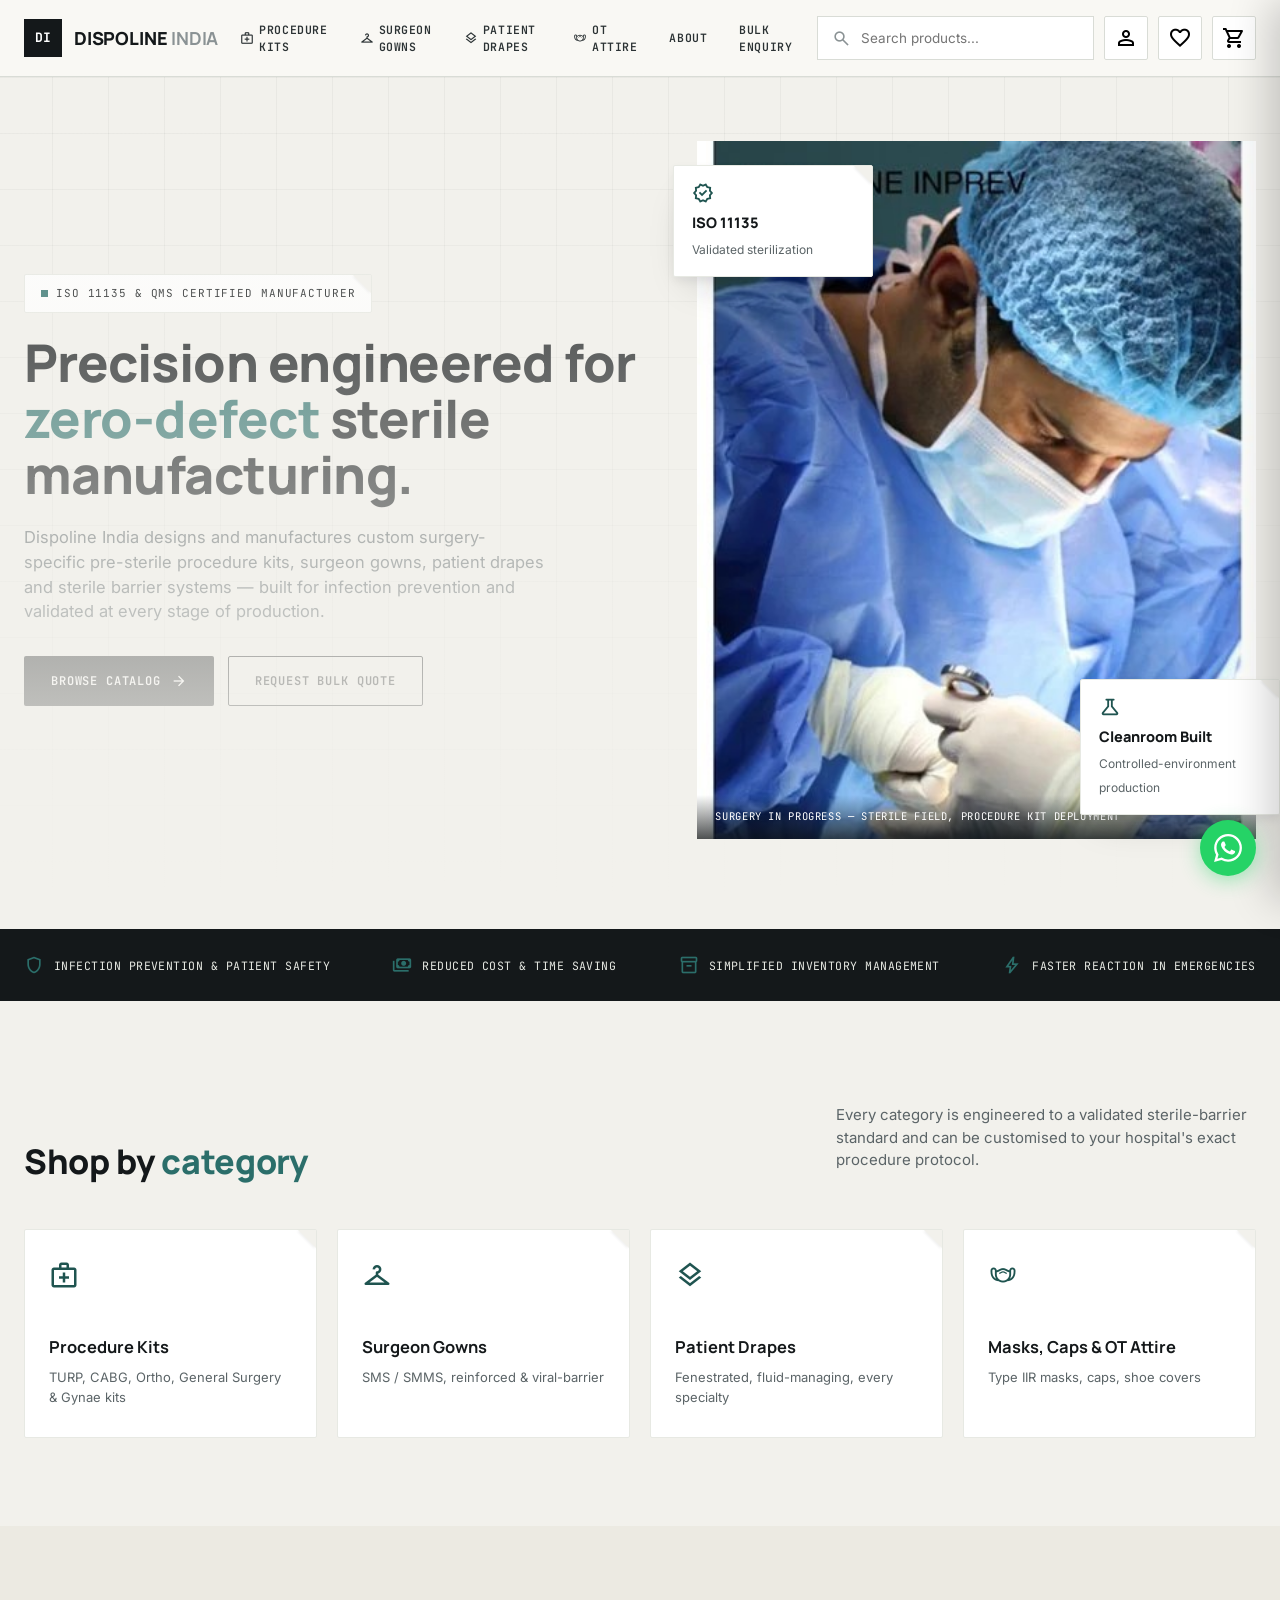
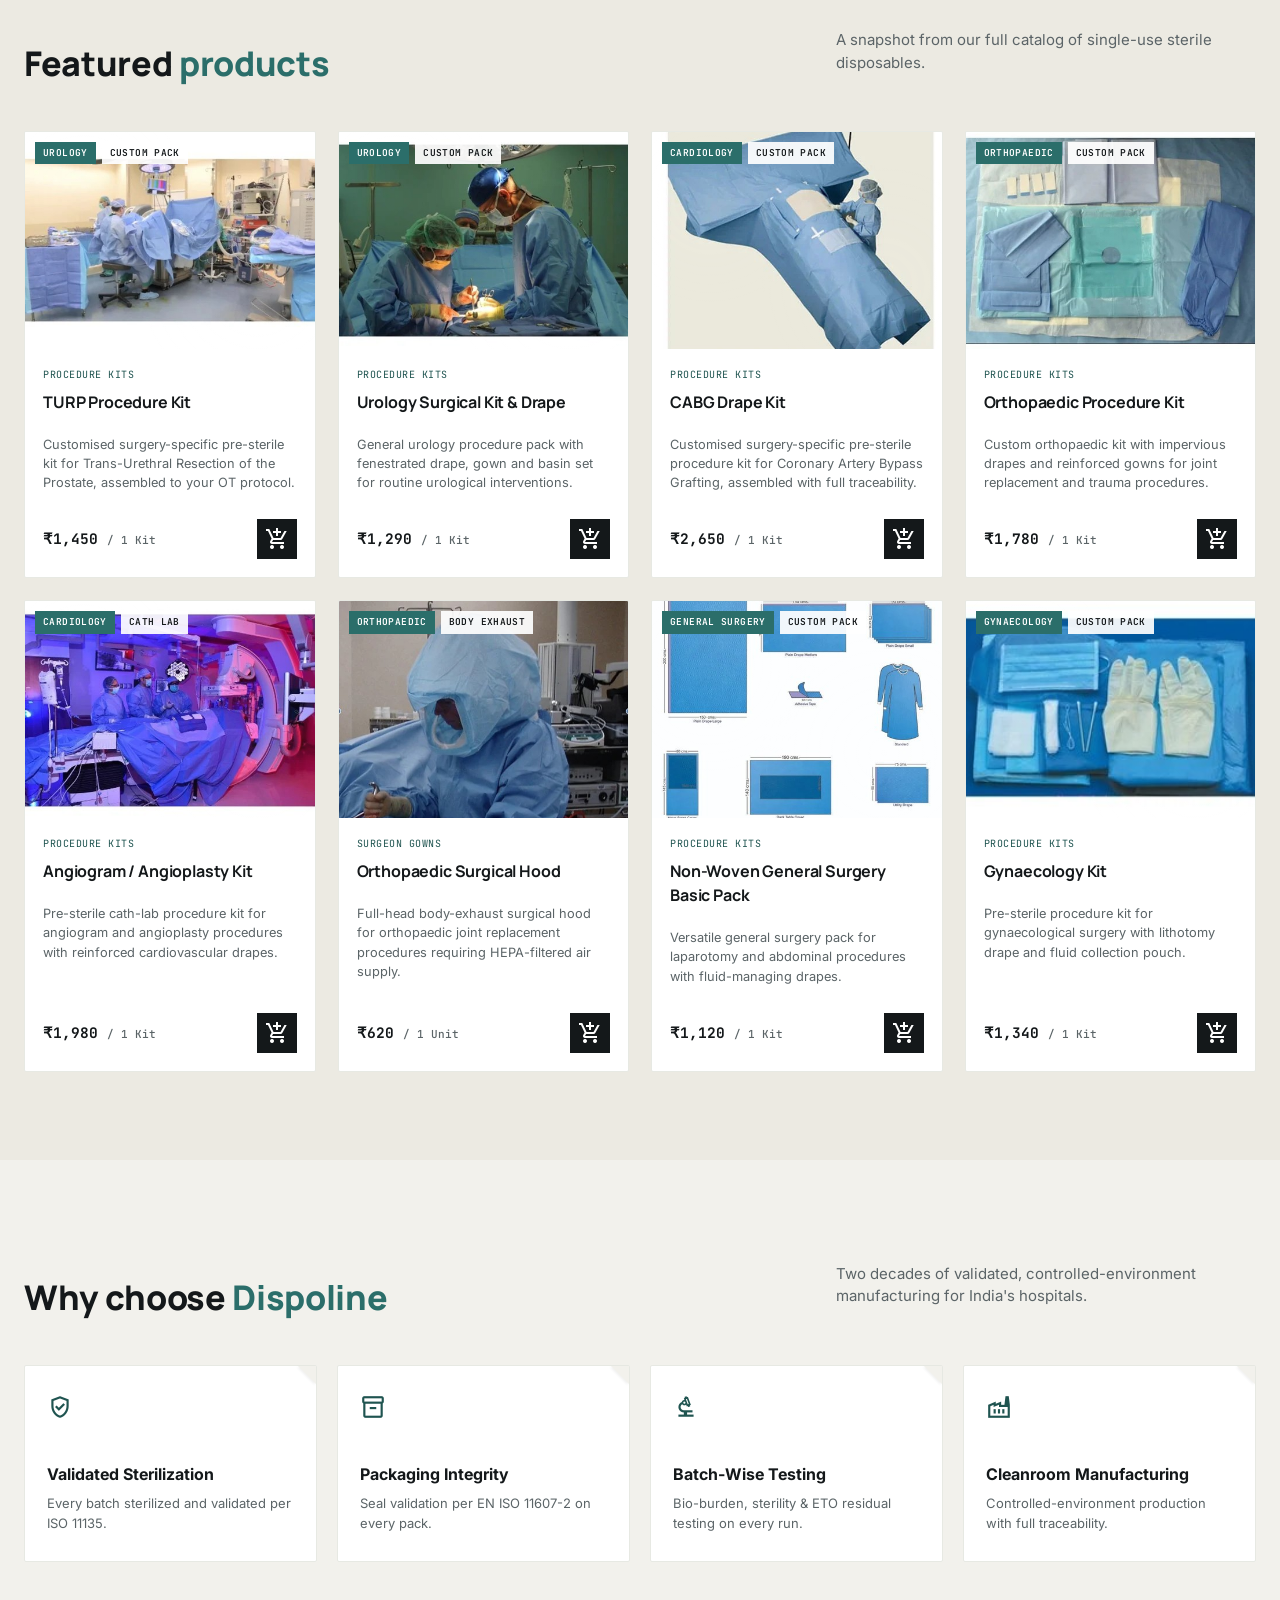
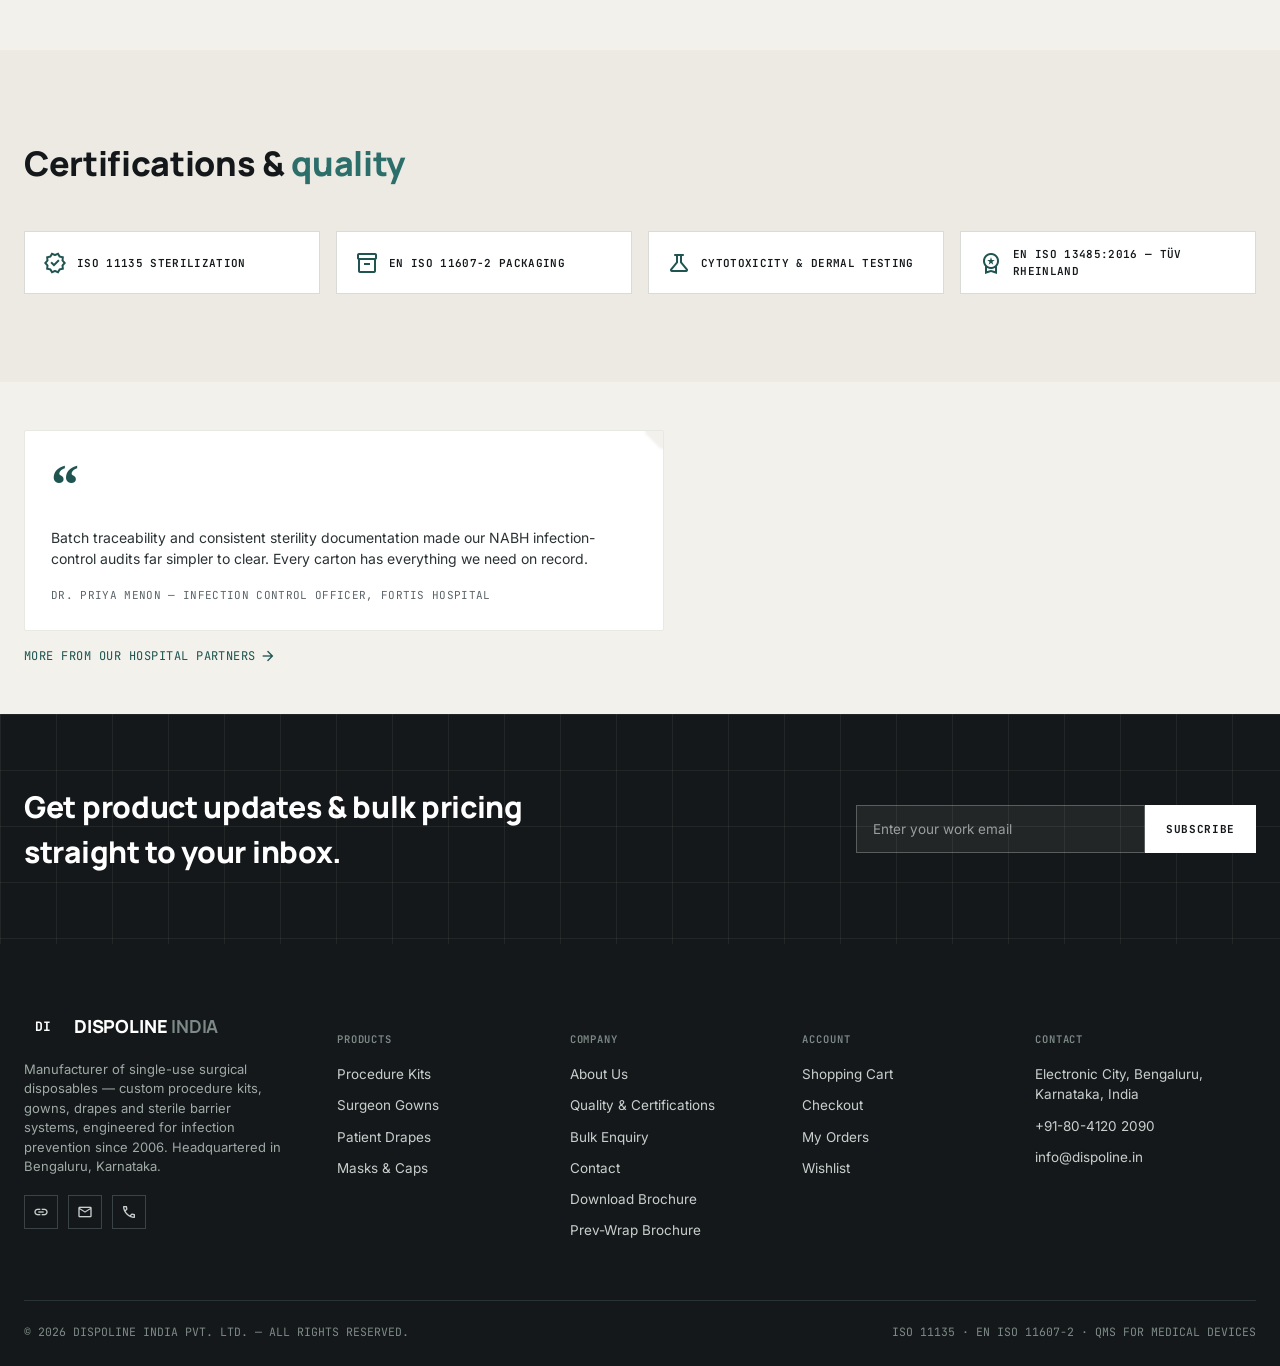
<file: index.html>
<!DOCTYPE html>
<html lang="en">
<head>
<meta charset="utf-8">
<meta name="viewport" content="width=device-width, initial-scale=1.0">
<title>Dispoline India | Single-Use Surgical Disposables Manufacturer</title>
<meta name="description" content="Dispoline India manufactures custom pre-sterile procedure kits, surgeon gowns, patient drapes and sterile barrier systems for hospitals across India. ISO 13485:2016 certified — TÜV Rheinland.">

<!-- Open Graph / WhatsApp / LinkedIn preview -->
<meta property="og:type" content="website">
<meta property="og:url" content="https://kishkishkish123-wq.github.io/dispoline-india-v2/">
<meta property="og:title" content="Dispoline India — Certified Surgical Disposables Manufacturer">
<meta property="og:description" content="Custom pre-sterile procedure kits, surgeon gowns, drapes and sterile barrier systems. ISO 13485:2016 certified, ETO sterilized, 20+ years serving Indian hospitals.">
<meta property="og:image" content="https://kishkishkish123-wq.github.io/dispoline-india-v2/assets/img/aras-surgeon-gown.jpg">
<meta name="twitter:card" content="summary_large_image">

<!-- Favicon -->
<link rel="icon" type="image/svg+xml" href="data:image/svg+xml,<svg xmlns='http://www.w3.org/2000/svg' viewBox='0 0 32 32'><rect width='32' height='32' rx='4' fill='%23131E1B'/><text y='24' x='4' font-size='20' font-family='monospace' font-weight='bold' fill='white'>DI</text></svg>">

<link rel="preconnect" href="https://fonts.googleapis.com">
<link rel="preconnect" href="https://fonts.gstatic.com" crossorigin>
<link rel="stylesheet" href="https://fonts.googleapis.com/css2?family=Material+Symbols+Outlined:opsz,wght,FILL,GRAD@20..48,100..700,0..1,-50..200" />
<link rel="stylesheet" href="assets/css/style.css">
</head>
<body>

<header class="site-header">
  <div class="wrap header-row">
    <a href="index.html" class="brand">
      <div class="brand-mark">DI</div>
      <div class="brand-name">DISPOLINE <span>INDIA</span></div>
    </a>

    <ul class="main-nav">
      <li>
        <a href="category.html?cat=kits" class="nav-link"><span class="material-symbols-outlined care">medical_services</span> Procedure Kits</a>
        <div class="mega">
          <a class="mega-item" href="product.html?id=turp-kit"><span class="m-ico material-symbols-outlined">medical_services</span><div><h5>TURP Kit</h5><p>Urology procedure kit</p></div></a>
          <a class="mega-item" href="product.html?id=urology-pack"><span class="m-ico material-symbols-outlined">medical_services</span><div><h5>Urology Pack</h5><p>General urology procedures</p></div></a>
          <a class="mega-item" href="product.html?id=cabg-kit"><span class="m-ico material-symbols-outlined">cardiology</span><div><h5>CABG / Cardiology Kits</h5><p>Coronary bypass procedures</p></div></a>
          <a class="mega-item" href="product.html?id=ortho-kit"><span class="m-ico material-symbols-outlined">orthopedics</span><div><h5>Orthopaedic Kits</h5><p>Joint & trauma procedures</p></div></a>
          <a class="mega-item" href="product.html?id=general-surgery-pack"><span class="m-ico material-symbols-outlined">medical_services</span><div><h5>General Surgery Packs</h5><p>Abdominal & laparotomy</p></div></a>
          <a class="mega-item" href="product.html?id=gynae-kit"><span class="m-ico material-symbols-outlined">medical_services</span><div><h5>Gynaecology Kits</h5><p>Lithotomy & fluid control</p></div></a>
        </div>
      </li>
      <li>
        <a href="category.html?cat=gowns" class="nav-link"><span class="material-symbols-outlined care">checkroom</span> Surgeon Gowns</a>
        <div class="mega">
          <a class="mega-item" href="product.html?id=sms-gown"><span class="m-ico material-symbols-outlined">checkroom</span><div><h5>SMS Gown</h5><p>AAMI Level 3</p></div></a>
          <a class="mega-item" href="product.html?id=smms-gown"><span class="m-ico material-symbols-outlined">checkroom</span><div><h5>SMMS Viral-Barrier</h5><p>AAMI Level 4</p></div></a>
          <a class="mega-item" href="product.html?id=breathable-gown"><span class="m-ico material-symbols-outlined">checkroom</span><div><h5>Breathable Comfort Gown</h5><p>AAMI Level 2</p></div></a>
          <a class="mega-item" href="category.html?cat=gowns"><span class="m-ico material-symbols-outlined">grid_view</span><div><h5>All Surgeon Gowns</h5><p>View full range</p></div></a>
        </div>
      </li>
      <li>
        <a href="category.html?cat=drapes" class="nav-link"><span class="material-symbols-outlined care">layers</span> Patient Drapes</a>
        <div class="mega">
          <a class="mega-item" href="product.html?id=fenestrated-drape"><span class="m-ico material-symbols-outlined">layers</span><div><h5>Fenestrated Drapes</h5><p>Fluid-managing, adhesive edge</p></div></a>
          <a class="mega-item" href="product.html?id=ot-table-cover"><span class="m-ico material-symbols-outlined">layers</span><div><h5>OT Table Covers</h5><p>Impervious, fitted</p></div></a>
          <a class="mega-item" href="product.html?id=instrument-tray-cover"><span class="m-ico material-symbols-outlined">layers</span><div><h5>Instrument Covers</h5><p>Sterile barrier system</p></div></a>
          <a class="mega-item" href="product.html?id=sterilization-wrap"><span class="m-ico material-symbols-outlined">layers</span><div><h5>Sterile Barrier Systems</h5><p>CSSD wrap sheets</p></div></a>
        </div>
      </li>
      <li>
        <a href="category.html?cat=masks" class="nav-link"><span class="material-symbols-outlined care">masks</span> OT Attire</a>
        <div class="mega">
          <a class="mega-item" href="product.html?id=3ply-mask"><span class="m-ico material-symbols-outlined">masks</span><div><h5>3-Ply Face Masks</h5><p>Type IIR, fluid resistant</p></div></a>
          <a class="mega-item" href="product.html?id=surgeon-cap"><span class="m-ico material-symbols-outlined">face</span><div><h5>Bouffant Caps</h5><p>Latex-free, elasticated</p></div></a>
          <a class="mega-item" href="product.html?id=shoe-cover"><span class="m-ico material-symbols-outlined">footprint</span><div><h5>Shoe Covers</h5><p>Anti-skid, fluid resistant</p></div></a>
          <a class="mega-item" href="product.html?id=laminate-apron"><span class="m-ico material-symbols-outlined">layers</span><div><h5>Patient Care Disposables</h5><p>Laminate aprons & more</p></div></a>
        </div>
      </li>
      <li><a href="about.html" class="nav-link">About</a></li>
      <li><a href="contact.html" class="nav-link">Bulk Enquiry</a></li>
    </ul>

    <div class="header-actions">
      <div class="search-box desktop-only">
        <span class="material-symbols-outlined">search</span>
        <input type="text" placeholder="Search products...">
      </div>
      <button class="btn-icon desktop-only" title="Account"><span class="material-symbols-outlined">person</span></button>
      <button class="btn-icon desktop-only" title="Wishlist"><span class="material-symbols-outlined">favorite</span></button>
      <button class="btn-icon js-open-cart" title="Cart" style="position:relative;">
        <span class="material-symbols-outlined">shopping_cart</span>
        <span class="cart-badge js-cart-count">0</span>
      </button>
      <button class="btn-icon burger" title="Menu"><span class="material-symbols-outlined">menu</span></button>
    </div>
  </div>

  <div class="mobile-nav">
    <div class="wrap" style="padding:14px 16px 26px;display:flex;flex-direction:column;gap:2px;">
      <a href="category.html?cat=kits" class="nav-link" style="padding:12px 0;border-bottom:1px solid var(--line-soft);">Procedure Kits</a>
      <a href="category.html?cat=gowns" class="nav-link" style="padding:12px 0;border-bottom:1px solid var(--line-soft);">Surgeon Gowns</a>
      <a href="category.html?cat=drapes" class="nav-link" style="padding:12px 0;border-bottom:1px solid var(--line-soft);">Patient Drapes & Barrier Systems</a>
      <a href="category.html?cat=masks" class="nav-link" style="padding:12px 0;border-bottom:1px solid var(--line-soft);">Masks, Caps & OT Attire</a>
      <a href="about.html" class="nav-link" style="padding:12px 0;border-bottom:1px solid var(--line-soft);">About / Why Us</a>
      <a href="contact.html" class="nav-link" style="padding:12px 0;">Bulk Enquiry / Contact</a>
    </div>
  </div>
</header>

<div class="drawer-overlay"></div>
<div class="drawer">
  <div class="drawer-head">
    <h3>Your Cart</h3>
    <button class="btn-icon js-close-drawer" title="Close"><span class="material-symbols-outlined">close</span></button>
  </div>
  <div class="drawer-body js-drawer-body"></div>
  <div class="drawer-foot">
    <div class="summary-row total" style="margin-bottom:16px;">
      <span>Subtotal</span>
      <span class="val js-drawer-subtotal">₹0</span>
    </div>
    <a href="cart.html" class="btn btn-secondary btn-block" style="margin-bottom:10px;">View Cart</a>
    <a href="checkout.html" class="btn btn-primary btn-block">Checkout <span class="material-symbols-outlined arrow" style="font-size:16px;">arrow_forward</span></a>
  </div>
</div>

<section class="hero blueprint">
  <div class="wrap hero-grid">
    <div>
      <div class="eyebrow hero-badge fold" style="padding:10px 16px;display:inline-flex;"><span class="dot"></span> ISO 11135 &amp; QMS CERTIFIED MANUFACTURER</div>
      <h1>Precision engineered for <span class="hl">zero-defect</span> sterile manufacturing.</h1>
      <p class="lead">Dispoline India designs and manufactures custom surgery-specific pre-sterile procedure kits, surgeon gowns, patient drapes and sterile barrier systems — built for infection prevention and validated at every stage of production.</p>
      <div class="hero-ctas">
        <a href="category.html?cat=kits" class="btn btn-primary">Browse Catalog <span class="material-symbols-outlined arrow" style="font-size:16px;">arrow_forward</span></a>
        <a href="contact.html" class="btn btn-secondary">Request Bulk Quote</a>
      </div>
    </div>
    <div class="hero-media">
      <div class="photo-tile hero-photo">
        <img src="assets/img/aras-surgeon-gown.jpg" alt="Dispoline India — sterile surgical procedure in progress" style="width:100%;height:100%;object-fit:cover;object-position:center top;display:block;">
        <div class="caption-strip">Surgery in progress — sterile field, procedure kit deployment</div>
      </div>
      <div class="floating-badge fold hero-fb-left">
        <span class="fb-ico material-symbols-outlined">verified</span>
        <b>ISO 11135</b>
        <span>Validated sterilization</span>
      </div>
      <div class="floating-badge fold hero-fb-right">
        <span class="fb-ico material-symbols-outlined">science</span>
        <b>Cleanroom Built</b>
        <span>Controlled-environment production</span>
      </div>
    </div>
  </div>
</section>

<section class="trust-strip">
  <div class="wrap trust-row">
    <div class="trust-item"><span class="material-symbols-outlined">shield</span><span>Infection prevention &amp; patient safety</span></div>
    <div class="trust-item"><span class="material-symbols-outlined">payments</span><span>Reduced cost &amp; time saving</span></div>
    <div class="trust-item"><span class="material-symbols-outlined">inventory_2</span><span>Simplified inventory management</span></div>
    <div class="trust-item"><span class="material-symbols-outlined">bolt</span><span>Faster reaction in emergencies</span></div>
  </div>
</section>

<section class="section">
  <div class="wrap">
    <div class="section-head">
      <h2>Shop by <span class="hl">category</span></h2>
      <p>Every category is engineered to a validated sterile-barrier standard and can be customised to your hospital's exact procedure protocol.</p>
    </div>
    <div class="cat-grid">
      <a class="cat-card fold" href="category.html?cat=kits"><span class="material-symbols-outlined">medical_services</span><h5>Procedure Kits</h5><p>TURP, CABG, Ortho, General Surgery &amp; Gynae kits</p></a>
      <a class="cat-card fold" href="category.html?cat=gowns"><span class="material-symbols-outlined">checkroom</span><h5>Surgeon Gowns</h5><p>SMS / SMMS, reinforced &amp; viral-barrier</p></a>
      <a class="cat-card fold" href="category.html?cat=drapes"><span class="material-symbols-outlined">layers</span><h5>Patient Drapes</h5><p>Fenestrated, fluid-managing, every specialty</p></a>
      <a class="cat-card fold" href="category.html?cat=masks"><span class="material-symbols-outlined">masks</span><h5>Masks, Caps &amp; OT Attire</h5><p>Type IIR masks, caps, shoe covers</p></a>
    </div>
  </div>
</section>

<section class="section section-off">
  <div class="wrap">
    <div class="section-head">
      <h2>Featured <span class="hl">products</span></h2>
      <p>A snapshot from our full catalog of single-use sterile disposables.</p>
    </div>
    <div class="prod-grid js-featured-grid"></div>
  </div>
</section>

<section class="section">
  <div class="wrap">
    <div class="section-head">
      <h2>Why choose <span class="hl">Dispoline</span></h2>
      <p>Two decades of validated, controlled-environment manufacturing for India's hospitals.</p>
    </div>
    <div class="feat-grid">
      <div class="feat-card fold"><span class="material-symbols-outlined">verified_user</span><h5>Validated Sterilization</h5><p>Every batch sterilized and validated per ISO 11135.</p></div>
      <div class="feat-card fold"><span class="material-symbols-outlined">inventory_2</span><h5>Packaging Integrity</h5><p>Seal validation per EN ISO 11607-2 on every pack.</p></div>
      <div class="feat-card fold"><span class="material-symbols-outlined">biotech</span><h5>Batch-Wise Testing</h5><p>Bio-burden, sterility &amp; ETO residual testing on every run.</p></div>
      <div class="feat-card fold"><span class="material-symbols-outlined">factory</span><h5>Cleanroom Manufacturing</h5><p>Controlled-environment production with full traceability.</p></div>
    </div>
  </div>
</section>

<section class="section section-off">
  <div class="wrap">
    <div class="section-head">
      <h2>Certifications &amp; <span class="hl">quality</span></h2>
    </div>
    <div class="cert-strip">
      <div class="cert-chip"><span class="material-symbols-outlined">verified</span><span>ISO 11135 Sterilization</span></div>
      <div class="cert-chip"><span class="material-symbols-outlined">inventory_2</span><span>EN ISO 11607-2 Packaging</span></div>
      <div class="cert-chip"><span class="material-symbols-outlined">science</span><span>Cytotoxicity &amp; Dermal Testing</span></div>
      <div class="cert-chip"><span class="material-symbols-outlined">workspace_premium</span><span>EN ISO 13485:2016 — TÜV Rheinland</span></div>
    </div>
  </div>
</section>

<section class="section" style="padding-top:48px;padding-bottom:48px;">
  <div class="wrap">
    <div class="testi-card fold" style="max-width:640px;">
      <span class="testi-quote">&ldquo;</span>
      <p>Batch traceability and consistent sterility documentation made our NABH infection-control audits far simpler to clear. Every carton has everything we need on record.</p>
      <div class="testi-who">Dr. Priya Menon — Infection Control Officer, Fortis Hospital</div>
    </div>
    <a href="about.html#quality" class="text-link" style="display:inline-flex;align-items:center;gap:4px;margin-top:16px;font-family:var(--font-mono);font-size:12px;text-transform:uppercase;letter-spacing:.04em;color:var(--teal-dark);text-decoration:none;">
      More from our hospital partners <span class="material-symbols-outlined" style="font-size:16px;">arrow_forward</span>
    </a>
  </div>
</section>

<section class="cta-banner blueprint-dark">
  <div class="wrap cta-inner">
    <h3>Get product updates &amp; bulk pricing straight to your inbox.</h3>
    <form class="cta-form" onsubmit="event.preventDefault(); showToast('Subscribed — thank you.');">
      <input type="email" placeholder="Enter your work email" required>
      <button type="submit">Subscribe</button>
    </form>
  </div>
</section>

<footer class="site-footer">
  <div class="wrap">
    <div class="foot-grid">
      <div class="foot-brand">
        <div class="brand" style="margin-bottom:4px;">
          <div class="brand-mark">DI</div>
          <div class="brand-name" style="color:#fff;">DISPOLINE <span style="color:#7d8a87;">INDIA</span></div>
        </div>
        <p>Manufacturer of single-use surgical disposables — custom procedure kits, gowns, drapes and sterile barrier systems, engineered for infection prevention since 2006. Headquartered in Bengaluru, Karnataka.</p>
        <div class="foot-social">
          <a href="#" title="LinkedIn"><span class="material-symbols-outlined" style="font-size:16px;">link</span></a>
          <a href="mailto:info@dispoline.in" title="Email"><span class="material-symbols-outlined" style="font-size:16px;">mail</span></a>
          <a href="tel:+918041202090" title="Call"><span class="material-symbols-outlined" style="font-size:16px;">call</span></a>
        </div>
      </div>
      <div class="foot-col">
        <h6>Products</h6>
        <ul>
          <li><a href="category.html?cat=kits">Procedure Kits</a></li>
          <li><a href="category.html?cat=gowns">Surgeon Gowns</a></li>
          <li><a href="category.html?cat=drapes">Patient Drapes</a></li>
          <li><a href="category.html?cat=masks">Masks & Caps</a></li>
        </ul>
      </div>
      <div class="foot-col">
        <h6>Company</h6>
        <ul>
          <li><a href="about.html">About Us</a></li>
          <li><a href="about.html#quality">Quality & Certifications</a></li>
          <li><a href="contact.html">Bulk Enquiry</a></li>
          <li><a href="contact.html">Contact</a></li>
          <li><a href="assets/brochure/dispoline-india-brochure.pdf" download="Dispoline-India-Company-Brochure.pdf" target="_blank" rel="noopener">Download Brochure</a></li>
          <li><a href="assets/brochure/prev-wrap-brochure.pdf" download="Dispoline-Prev-Wrap-Brochure.pdf">Prev-Wrap Brochure</a></li>
        </ul>
      </div>
      <div class="foot-col">
        <h6>Account</h6>
        <ul>
          <li><a href="cart.html">Shopping Cart</a></li>
          <li><a href="checkout.html">Checkout</a></li>
          <li><a href="#">My Orders</a></li>
          <li><a href="#">Wishlist</a></li>
        </ul>
      </div>
      <div class="foot-col">
        <h6>Contact</h6>
        <ul>
          <li>Electronic City, Bengaluru,<br>Karnataka, India</li>
          <li><a href="tel:+918041202090">+91-80-4120 2090</a></li>
          <li><a href="mailto:info@dispoline.in">info@dispoline.in</a></li>
        </ul>
      </div>
    </div>
    <div class="foot-bottom">
      <p>© 2026 DISPOLINE INDIA PVT. LTD. — ALL RIGHTS RESERVED.</p>
      <p>ISO 11135 · EN ISO 11607-2 · QMS FOR MEDICAL DEVICES</p>
    </div>
  </div>
</footer>

<script src="assets/js/data.js"></script>
<script src="assets/js/main.js"></script>

<script>
  document.querySelector(".js-featured-grid").innerHTML =
    DISPOLINE_PRODUCTS.slice(0,8).map(renderProductCard).join("");
  bindAddToCartButtons();
</script>
<!-- WhatsApp floating button -->
<a href="https://wa.me/918046046635?text=Hello%2C%20I%20would%20like%20to%20enquire%20about%20your%20surgical%20disposables."
   class="whatsapp-fab" target="_blank" rel="noopener" aria-label="Chat on WhatsApp">
  <svg viewBox="0 0 24 24" fill="currentColor" width="28" height="28">
    <path d="M17.472 14.382c-.297-.149-1.758-.867-2.03-.967-.273-.099-.471-.148-.67.15-.197.297-.767.966-.94 1.164-.173.199-.347.223-.644.075-.297-.15-1.255-.463-2.39-1.475-.883-.788-1.48-1.761-1.653-2.059-.173-.297-.018-.458.13-.606.134-.133.298-.347.446-.52.149-.174.198-.298.298-.497.099-.198.05-.371-.025-.52-.075-.149-.669-1.612-.916-2.207-.242-.579-.487-.5-.669-.51-.173-.008-.371-.01-.57-.01-.198 0-.52.074-.792.372-.272.297-1.04 1.016-1.04 2.479 0 1.462 1.065 2.875 1.213 3.074.149.198 2.096 3.2 5.077 4.487.709.306 1.262.489 1.694.625.712.227 1.36.195 1.871.118.571-.085 1.758-.719 2.006-1.413.248-.694.248-1.289.173-1.413-.074-.124-.272-.198-.57-.347m-5.421 7.403h-.004a9.87 9.87 0 01-5.031-1.378l-.361-.214-3.741.982.998-3.648-.235-.374a9.86 9.86 0 01-1.51-5.26c.001-5.45 4.436-9.884 9.888-9.884 2.64 0 5.122 1.03 6.988 2.898a9.825 9.825 0 012.893 6.994c-.003 5.45-4.437 9.884-9.885 9.884m8.413-18.297A11.815 11.815 0 0012.05 0C5.495 0 .16 5.335.157 11.892c0 2.096.547 4.142 1.588 5.945L.057 24l6.305-1.654a11.882 11.882 0 005.683 1.448h.005c6.554 0 11.89-5.335 11.893-11.893a11.821 11.821 0 00-3.48-8.413Z"/>
  </svg>
</a>

</body>
</html>
</file>
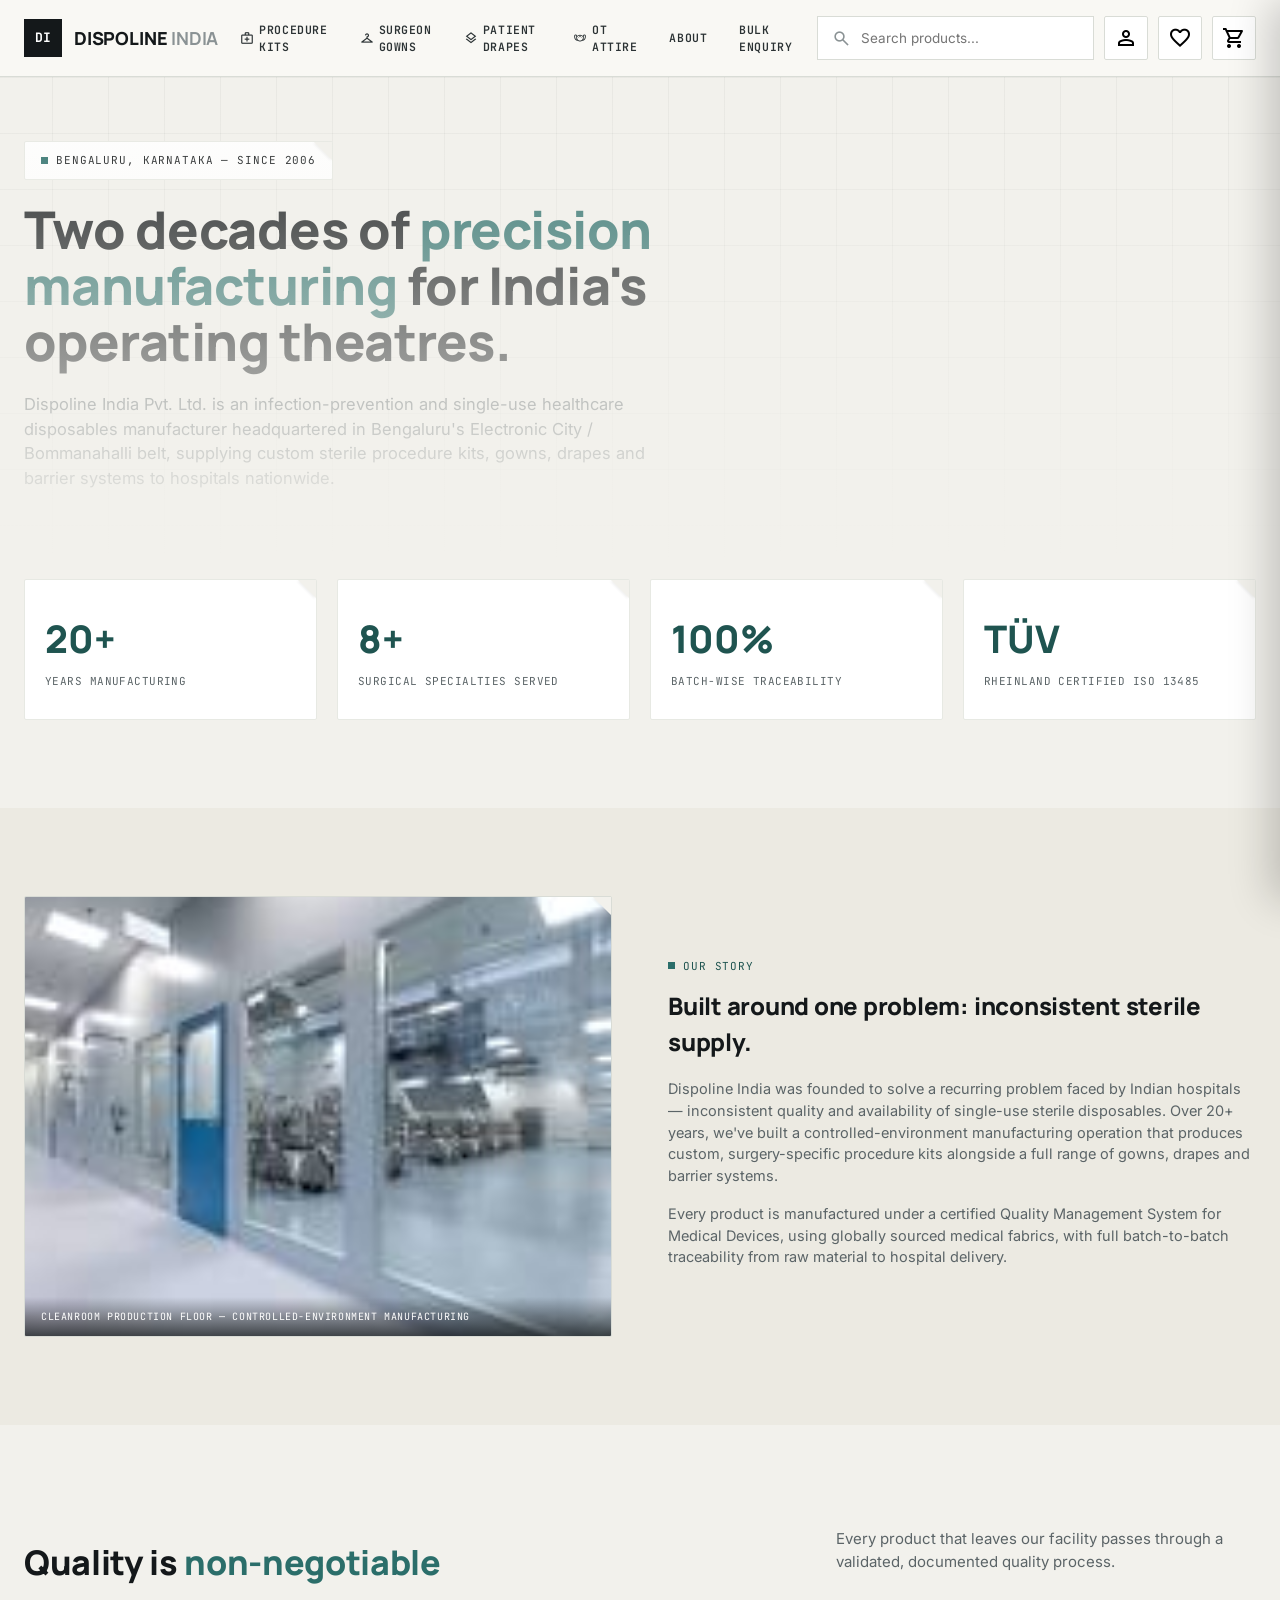
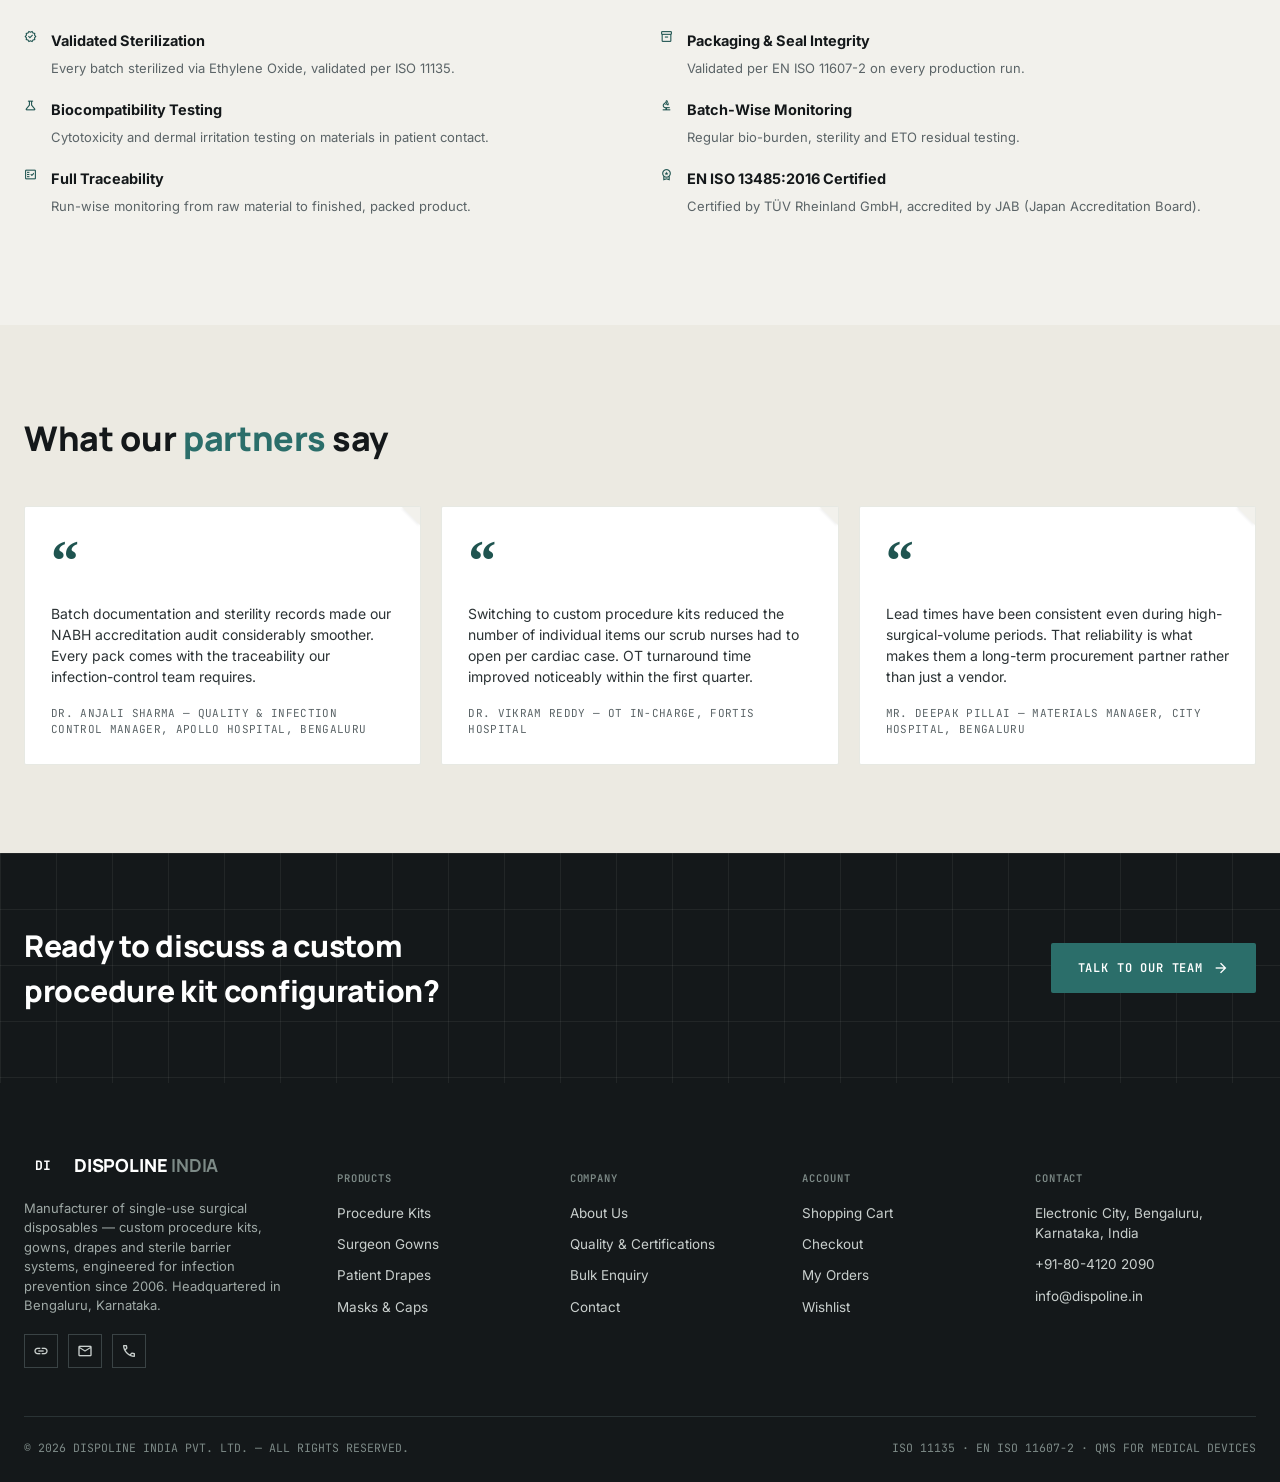
<file: about.html>
<!DOCTYPE html>
<html lang="en">
<head>
<meta charset="utf-8">
<meta name="viewport" content="width=device-width, initial-scale=1.0">
<title>About Us | Dispoline India</title>
<link rel="preconnect" href="https://fonts.googleapis.com">
<link rel="preconnect" href="https://fonts.gstatic.com" crossorigin>
<link rel="stylesheet" href="assets/css/style.css">
</head>
<body>

<header class="site-header">
  <div class="wrap header-row">
    <a href="index.html" class="brand">
      <div class="brand-mark">DI</div>
      <div class="brand-name">DISPOLINE <span>INDIA</span></div>
    </a>

    <ul class="main-nav">
      <li>
        <a href="category.html?cat=kits" class="nav-link"><span class="material-symbols-outlined care">medical_services</span> Procedure Kits</a>
        <div class="mega">
          <a class="mega-item" href="product.html?id=turp-kit"><span class="m-ico material-symbols-outlined">medical_services</span><div><h5>TURP Kit</h5><p>Urology procedure kit</p></div></a>
          <a class="mega-item" href="product.html?id=urology-pack"><span class="m-ico material-symbols-outlined">medical_services</span><div><h5>Urology Pack</h5><p>General urology procedures</p></div></a>
          <a class="mega-item" href="product.html?id=cabg-kit"><span class="m-ico material-symbols-outlined">cardiology</span><div><h5>CABG / Cardiology Kits</h5><p>Coronary bypass procedures</p></div></a>
          <a class="mega-item" href="product.html?id=ortho-kit"><span class="m-ico material-symbols-outlined">orthopedics</span><div><h5>Orthopaedic Kits</h5><p>Joint & trauma procedures</p></div></a>
          <a class="mega-item" href="product.html?id=general-surgery-pack"><span class="m-ico material-symbols-outlined">medical_services</span><div><h5>General Surgery Packs</h5><p>Abdominal & laparotomy</p></div></a>
          <a class="mega-item" href="product.html?id=gynae-kit"><span class="m-ico material-symbols-outlined">medical_services</span><div><h5>Gynaecology Kits</h5><p>Lithotomy & fluid control</p></div></a>
        </div>
      </li>
      <li>
        <a href="category.html?cat=gowns" class="nav-link"><span class="material-symbols-outlined care">checkroom</span> Surgeon Gowns</a>
        <div class="mega">
          <a class="mega-item" href="product.html?id=sms-gown"><span class="m-ico material-symbols-outlined">checkroom</span><div><h5>SMS Gown</h5><p>AAMI Level 3</p></div></a>
          <a class="mega-item" href="product.html?id=smms-gown"><span class="m-ico material-symbols-outlined">checkroom</span><div><h5>SMMS Viral-Barrier</h5><p>AAMI Level 4</p></div></a>
          <a class="mega-item" href="product.html?id=breathable-gown"><span class="m-ico material-symbols-outlined">checkroom</span><div><h5>Breathable Comfort Gown</h5><p>AAMI Level 2</p></div></a>
          <a class="mega-item" href="category.html?cat=gowns"><span class="m-ico material-symbols-outlined">grid_view</span><div><h5>All Surgeon Gowns</h5><p>View full range</p></div></a>
        </div>
      </li>
      <li>
        <a href="category.html?cat=drapes" class="nav-link"><span class="material-symbols-outlined care">layers</span> Patient Drapes</a>
        <div class="mega">
          <a class="mega-item" href="product.html?id=fenestrated-drape"><span class="m-ico material-symbols-outlined">layers</span><div><h5>Fenestrated Drapes</h5><p>Fluid-managing, adhesive edge</p></div></a>
          <a class="mega-item" href="product.html?id=ot-table-cover"><span class="m-ico material-symbols-outlined">layers</span><div><h5>OT Table Covers</h5><p>Impervious, fitted</p></div></a>
          <a class="mega-item" href="product.html?id=instrument-tray-cover"><span class="m-ico material-symbols-outlined">layers</span><div><h5>Instrument Covers</h5><p>Sterile barrier system</p></div></a>
          <a class="mega-item" href="product.html?id=sterilization-wrap"><span class="m-ico material-symbols-outlined">layers</span><div><h5>Sterile Barrier Systems</h5><p>CSSD wrap sheets</p></div></a>
        </div>
      </li>
      <li>
        <a href="category.html?cat=masks" class="nav-link"><span class="material-symbols-outlined care">masks</span> OT Attire</a>
        <div class="mega">
          <a class="mega-item" href="product.html?id=3ply-mask"><span class="m-ico material-symbols-outlined">masks</span><div><h5>3-Ply Face Masks</h5><p>Type IIR, fluid resistant</p></div></a>
          <a class="mega-item" href="product.html?id=surgeon-cap"><span class="m-ico material-symbols-outlined">face</span><div><h5>Bouffant Caps</h5><p>Latex-free, elasticated</p></div></a>
          <a class="mega-item" href="product.html?id=shoe-cover"><span class="m-ico material-symbols-outlined">footprint</span><div><h5>Shoe Covers</h5><p>Anti-skid, fluid resistant</p></div></a>
          <a class="mega-item" href="product.html?id=laminate-apron"><span class="m-ico material-symbols-outlined">layers</span><div><h5>Patient Care Disposables</h5><p>Laminate aprons & more</p></div></a>
        </div>
      </li>
      <li><a href="about.html" class="nav-link">About</a></li>
      <li><a href="contact.html" class="nav-link">Bulk Enquiry</a></li>
    </ul>

    <div class="header-actions">
      <div class="search-box desktop-only">
        <span class="material-symbols-outlined">search</span>
        <input type="text" placeholder="Search products...">
      </div>
      <button class="btn-icon desktop-only" title="Account"><span class="material-symbols-outlined">person</span></button>
      <button class="btn-icon desktop-only" title="Wishlist"><span class="material-symbols-outlined">favorite</span></button>
      <button class="btn-icon js-open-cart" title="Cart" style="position:relative;">
        <span class="material-symbols-outlined">shopping_cart</span>
        <span class="cart-badge js-cart-count">0</span>
      </button>
      <button class="btn-icon burger" title="Menu"><span class="material-symbols-outlined">menu</span></button>
    </div>
  </div>

  <div class="mobile-nav">
    <div class="wrap" style="padding:14px 16px 26px;display:flex;flex-direction:column;gap:2px;">
      <a href="category.html?cat=kits" class="nav-link" style="padding:12px 0;border-bottom:1px solid var(--line-soft);">Procedure Kits</a>
      <a href="category.html?cat=gowns" class="nav-link" style="padding:12px 0;border-bottom:1px solid var(--line-soft);">Surgeon Gowns</a>
      <a href="category.html?cat=drapes" class="nav-link" style="padding:12px 0;border-bottom:1px solid var(--line-soft);">Patient Drapes & Barrier Systems</a>
      <a href="category.html?cat=masks" class="nav-link" style="padding:12px 0;border-bottom:1px solid var(--line-soft);">Masks, Caps & OT Attire</a>
      <a href="about.html" class="nav-link" style="padding:12px 0;border-bottom:1px solid var(--line-soft);">About / Why Us</a>
      <a href="contact.html" class="nav-link" style="padding:12px 0;">Bulk Enquiry / Contact</a>
    </div>
  </div>
</header>

<div class="drawer-overlay"></div>
<div class="drawer">
  <div class="drawer-head">
    <h3>Your Cart</h3>
    <button class="btn-icon js-close-drawer" title="Close"><span class="material-symbols-outlined">close</span></button>
  </div>
  <div class="drawer-body js-drawer-body"></div>
  <div class="drawer-foot">
    <div class="summary-row total" style="margin-bottom:16px;">
      <span>Subtotal</span>
      <span class="val js-drawer-subtotal">₹0</span>
    </div>
    <a href="cart.html" class="btn btn-secondary btn-block" style="margin-bottom:10px;">View Cart</a>
    <a href="checkout.html" class="btn btn-primary btn-block">Checkout <span class="material-symbols-outlined arrow" style="font-size:16px;">arrow_forward</span></a>
  </div>
</div>

<section class="hero blueprint" style="padding-bottom:56px;">
  <div class="wrap">
    <div class="eyebrow fold" style="padding:10px 16px;display:inline-flex;margin-bottom:22px;"><span class="dot"></span> BENGALURU, KARNATAKA — SINCE 2006</div>
    <h1 style="max-width:820px;">Two decades of <span class="hl">precision manufacturing</span> for India's operating theatres.</h1>
    <p class="lead" style="max-width:640px;">Dispoline India Pvt. Ltd. is an infection-prevention and single-use healthcare disposables manufacturer headquartered in Bengaluru's Electronic City / Bommanahalli belt, supplying custom sterile procedure kits, gowns, drapes and barrier systems to hospitals nationwide.</p>
  </div>
</section>

<section class="section" style="padding-top:0;">
  <div class="wrap">
    <div class="stat-strip">
      <div class="stat-card fold"><div class="stat-num">20+</div><div class="stat-label">Years Manufacturing</div></div>
      <div class="stat-card fold"><div class="stat-num">8+</div><div class="stat-label">Surgical Specialties Served</div></div>
      <div class="stat-card fold"><div class="stat-num">100%</div><div class="stat-label">Batch-Wise Traceability</div></div>
      <div class="stat-card fold"><div class="stat-num">TÜV</div><div class="stat-label">Rheinland Certified ISO 13485</div></div>
    </div>
  </div>
</section>

<section class="section section-off">
  <div class="wrap story-grid">
    <div class="fold" style="aspect-ratio:4/3;overflow:hidden;border:1px solid var(--line);position:relative;">
      <img src="assets/img/cleanroom-facility.jpg" alt="Dispoline India — cleanroom production floor" style="width:100%;height:100%;object-fit:cover;object-position:center;display:block;">
      <div style="position:absolute;bottom:0;left:0;right:0;padding:12px 16px;background:linear-gradient(0deg,rgba(10,14,15,.72),transparent);color:#fff;font-family:var(--font-mono);font-size:10px;letter-spacing:.06em;text-transform:uppercase;">Cleanroom production floor — controlled-environment manufacturing</div>
    </div>
    <div>
      <div class="eyebrow teal" style="margin-bottom:14px;"><span class="dot"></span> OUR STORY</div>
      <h2 style="margin-bottom:18px;">Built around one problem: inconsistent sterile supply.</h2>
      <p style="color:var(--ink-60);font-size:14.5px;margin-bottom:16px;">Dispoline India was founded to solve a recurring problem faced by Indian hospitals — inconsistent quality and availability of single-use sterile disposables. Over 20+ years, we've built a controlled-environment manufacturing operation that produces custom, surgery-specific procedure kits alongside a full range of gowns, drapes and barrier systems.</p>
      <p style="color:var(--ink-60);font-size:14.5px;">Every product is manufactured under a certified Quality Management System for Medical Devices, using globally sourced medical fabrics, with full batch-to-batch traceability from raw material to hospital delivery.</p>
    </div>
  </div>
</section>

<section class="section" id="quality">
  <div class="wrap">
    <div class="section-head">
      <h2>Quality is <span class="hl">non-negotiable</span></h2>
      <p>Every product that leaves our facility passes through a validated, documented quality process.</p>
    </div>
    <ul class="quality-list" style="display:grid;grid-template-columns:1fr 1fr;gap:0 40px;">
      <li><span class="material-symbols-outlined">verified</span><div><b>Validated Sterilization</b><span>Every batch sterilized via Ethylene Oxide, validated per ISO 11135.</span></div></li>
      <li><span class="material-symbols-outlined">inventory_2</span><div><b>Packaging &amp; Seal Integrity</b><span>Validated per EN ISO 11607-2 on every production run.</span></div></li>
      <li><span class="material-symbols-outlined">science</span><div><b>Biocompatibility Testing</b><span>Cytotoxicity and dermal irritation testing on materials in patient contact.</span></div></li>
      <li><span class="material-symbols-outlined">biotech</span><div><b>Batch-Wise Monitoring</b><span>Regular bio-burden, sterility and ETO residual testing.</span></div></li>
      <li><span class="material-symbols-outlined">fact_check</span><div><b>Full Traceability</b><span>Run-wise monitoring from raw material to finished, packed product.</span></div></li>
      <li><span class="material-symbols-outlined">workspace_premium</span><div><b>EN ISO 13485:2016 Certified</b><span>Certified by TÜV Rheinland GmbH, accredited by JAB (Japan Accreditation Board).</span></div></li>
    </ul>
  </div>
</section>

<section class="section section-off">
  <div class="wrap">
    <div class="section-head"><h2>What our <span class="hl">partners</span> say</h2></div>
    <div class="testi-grid">
      <div class="testi-card fold"><span class="testi-quote">&ldquo;</span><p>Batch documentation and sterility records made our NABH accreditation audit considerably smoother. Every pack comes with the traceability our infection-control team requires.</p><div class="testi-who">Dr. Anjali Sharma — Quality &amp; Infection Control Manager, Apollo Hospital, Bengaluru</div></div>
      <div class="testi-card fold"><span class="testi-quote">&ldquo;</span><p>Switching to custom procedure kits reduced the number of individual items our scrub nurses had to open per cardiac case. OT turnaround time improved noticeably within the first quarter.</p><div class="testi-who">Dr. Vikram Reddy — OT In-Charge, Fortis Hospital</div></div>
      <div class="testi-card fold"><span class="testi-quote">&ldquo;</span><p>Lead times have been consistent even during high-surgical-volume periods. That reliability is what makes them a long-term procurement partner rather than just a vendor.</p><div class="testi-who">Mr. Deepak Pillai — Materials Manager, City Hospital, Bengaluru</div></div>
    </div>
  </div>
</section>

<section class="cta-banner blueprint-dark">
  <div class="wrap cta-inner">
    <h3>Ready to discuss a custom procedure kit configuration?</h3>
    <a href="contact.html" class="btn btn-teal">Talk to our Team <span class="material-symbols-outlined arrow" style="font-size:16px;">arrow_forward</span></a>
  </div>
</section>

<footer class="site-footer">
  <div class="wrap">
    <div class="foot-grid">
      <div class="foot-brand">
        <div class="brand" style="margin-bottom:4px;">
          <div class="brand-mark">DI</div>
          <div class="brand-name" style="color:#fff;">DISPOLINE <span style="color:#7d8a87;">INDIA</span></div>
        </div>
        <p>Manufacturer of single-use surgical disposables — custom procedure kits, gowns, drapes and sterile barrier systems, engineered for infection prevention since 2006. Headquartered in Bengaluru, Karnataka.</p>
        <div class="foot-social">
          <a href="#" title="LinkedIn"><span class="material-symbols-outlined" style="font-size:16px;">link</span></a>
          <a href="mailto:info@dispoline.in" title="Email"><span class="material-symbols-outlined" style="font-size:16px;">mail</span></a>
          <a href="tel:+918041202090" title="Call"><span class="material-symbols-outlined" style="font-size:16px;">call</span></a>
        </div>
      </div>
      <div class="foot-col">
        <h6>Products</h6>
        <ul>
          <li><a href="category.html?cat=kits">Procedure Kits</a></li>
          <li><a href="category.html?cat=gowns">Surgeon Gowns</a></li>
          <li><a href="category.html?cat=drapes">Patient Drapes</a></li>
          <li><a href="category.html?cat=masks">Masks & Caps</a></li>
        </ul>
      </div>
      <div class="foot-col">
        <h6>Company</h6>
        <ul>
          <li><a href="about.html">About Us</a></li>
          <li><a href="about.html#quality">Quality & Certifications</a></li>
          <li><a href="contact.html">Bulk Enquiry</a></li>
          <li><a href="contact.html">Contact</a></li>
        </ul>
      </div>
      <div class="foot-col">
        <h6>Account</h6>
        <ul>
          <li><a href="cart.html">Shopping Cart</a></li>
          <li><a href="checkout.html">Checkout</a></li>
          <li><a href="#">My Orders</a></li>
          <li><a href="#">Wishlist</a></li>
        </ul>
      </div>
      <div class="foot-col">
        <h6>Contact</h6>
        <ul>
          <li>Electronic City, Bengaluru,<br>Karnataka, India</li>
          <li><a href="tel:+918041202090">+91-80-4120 2090</a></li>
          <li><a href="mailto:info@dispoline.in">info@dispoline.in</a></li>
        </ul>
      </div>
    </div>
    <div class="foot-bottom">
      <p>© 2026 DISPOLINE INDIA PVT. LTD. — ALL RIGHTS RESERVED.</p>
      <p>ISO 11135 · EN ISO 11607-2 · QMS FOR MEDICAL DEVICES</p>
    </div>
  </div>
</footer>

<script src="assets/js/data.js"></script>
<script src="assets/js/main.js"></script>
</body>
</html>
</file>
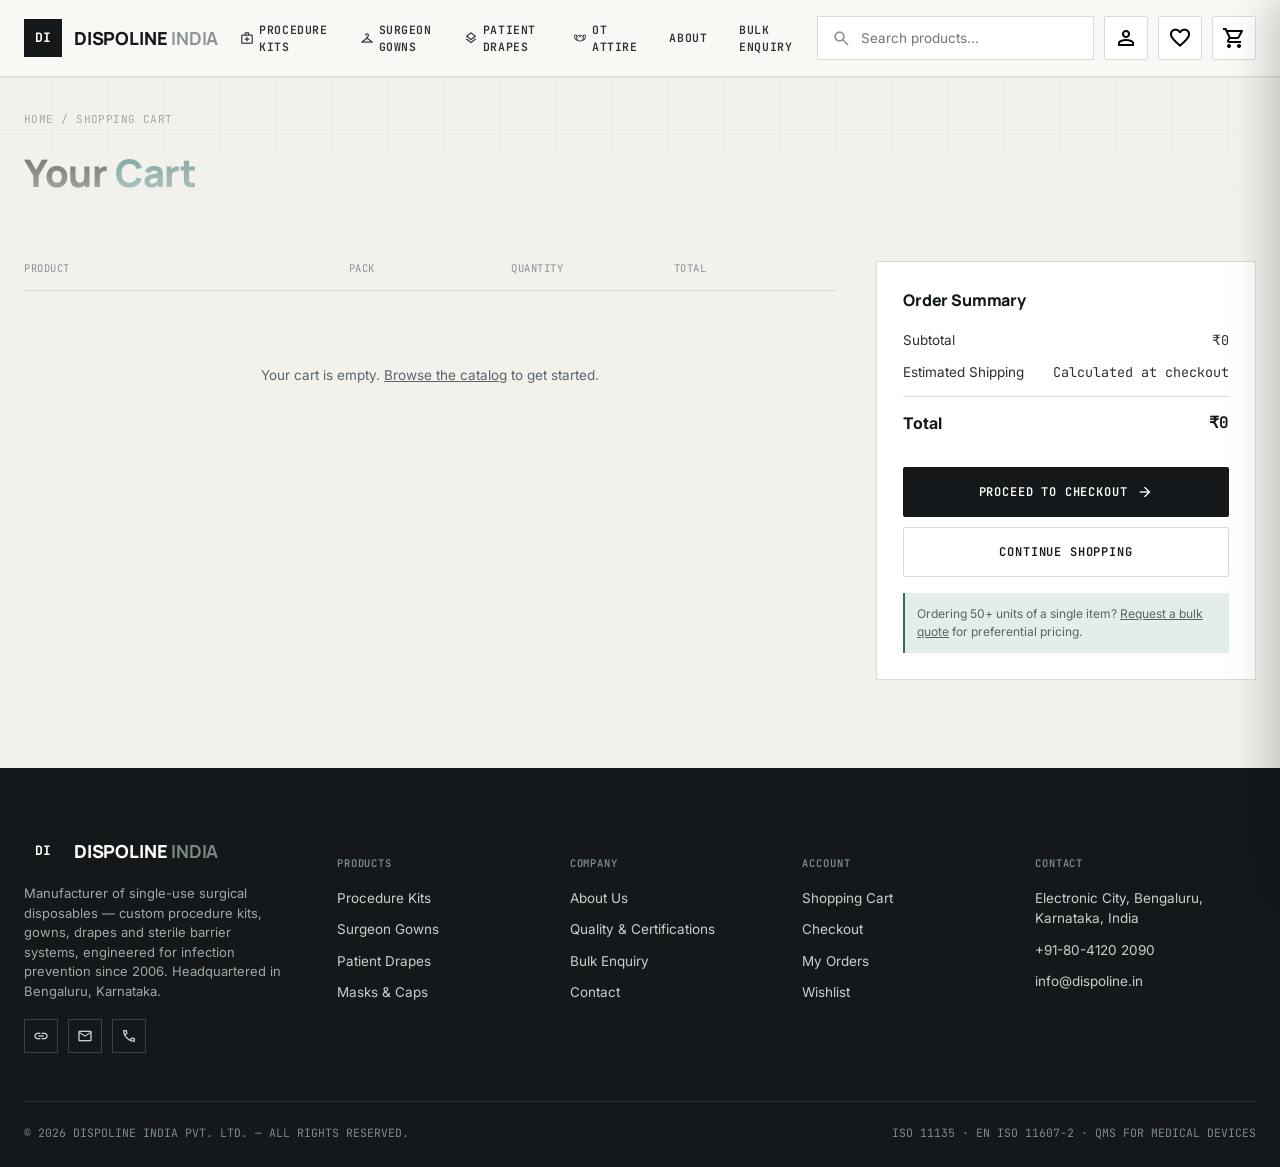
<file: cart.html>
<!DOCTYPE html>
<html lang="en">
<head>
<meta charset="utf-8">
<meta name="viewport" content="width=device-width, initial-scale=1.0">
<title>Shopping Cart | Dispoline India</title>
<link rel="preconnect" href="https://fonts.googleapis.com">
<link rel="preconnect" href="https://fonts.gstatic.com" crossorigin>
<link rel="stylesheet" href="assets/css/style.css">
</head>
<body>

<header class="site-header">
  <div class="wrap header-row">
    <a href="index.html" class="brand">
      <div class="brand-mark">DI</div>
      <div class="brand-name">DISPOLINE <span>INDIA</span></div>
    </a>

    <ul class="main-nav">
      <li>
        <a href="category.html?cat=kits" class="nav-link"><span class="material-symbols-outlined care">medical_services</span> Procedure Kits</a>
        <div class="mega">
          <a class="mega-item" href="product.html?id=turp-kit"><span class="m-ico material-symbols-outlined">medical_services</span><div><h5>TURP Kit</h5><p>Urology procedure kit</p></div></a>
          <a class="mega-item" href="product.html?id=urology-pack"><span class="m-ico material-symbols-outlined">medical_services</span><div><h5>Urology Pack</h5><p>General urology procedures</p></div></a>
          <a class="mega-item" href="product.html?id=cabg-kit"><span class="m-ico material-symbols-outlined">cardiology</span><div><h5>CABG / Cardiology Kits</h5><p>Coronary bypass procedures</p></div></a>
          <a class="mega-item" href="product.html?id=ortho-kit"><span class="m-ico material-symbols-outlined">orthopedics</span><div><h5>Orthopaedic Kits</h5><p>Joint & trauma procedures</p></div></a>
          <a class="mega-item" href="product.html?id=general-surgery-pack"><span class="m-ico material-symbols-outlined">medical_services</span><div><h5>General Surgery Packs</h5><p>Abdominal & laparotomy</p></div></a>
          <a class="mega-item" href="product.html?id=gynae-kit"><span class="m-ico material-symbols-outlined">medical_services</span><div><h5>Gynaecology Kits</h5><p>Lithotomy & fluid control</p></div></a>
        </div>
      </li>
      <li>
        <a href="category.html?cat=gowns" class="nav-link"><span class="material-symbols-outlined care">checkroom</span> Surgeon Gowns</a>
        <div class="mega">
          <a class="mega-item" href="product.html?id=sms-gown"><span class="m-ico material-symbols-outlined">checkroom</span><div><h5>SMS Gown</h5><p>AAMI Level 3</p></div></a>
          <a class="mega-item" href="product.html?id=smms-gown"><span class="m-ico material-symbols-outlined">checkroom</span><div><h5>SMMS Viral-Barrier</h5><p>AAMI Level 4</p></div></a>
          <a class="mega-item" href="product.html?id=breathable-gown"><span class="m-ico material-symbols-outlined">checkroom</span><div><h5>Breathable Comfort Gown</h5><p>AAMI Level 2</p></div></a>
          <a class="mega-item" href="category.html?cat=gowns"><span class="m-ico material-symbols-outlined">grid_view</span><div><h5>All Surgeon Gowns</h5><p>View full range</p></div></a>
        </div>
      </li>
      <li>
        <a href="category.html?cat=drapes" class="nav-link"><span class="material-symbols-outlined care">layers</span> Patient Drapes</a>
        <div class="mega">
          <a class="mega-item" href="product.html?id=fenestrated-drape"><span class="m-ico material-symbols-outlined">layers</span><div><h5>Fenestrated Drapes</h5><p>Fluid-managing, adhesive edge</p></div></a>
          <a class="mega-item" href="product.html?id=ot-table-cover"><span class="m-ico material-symbols-outlined">layers</span><div><h5>OT Table Covers</h5><p>Impervious, fitted</p></div></a>
          <a class="mega-item" href="product.html?id=instrument-tray-cover"><span class="m-ico material-symbols-outlined">layers</span><div><h5>Instrument Covers</h5><p>Sterile barrier system</p></div></a>
          <a class="mega-item" href="product.html?id=sterilization-wrap"><span class="m-ico material-symbols-outlined">layers</span><div><h5>Sterile Barrier Systems</h5><p>CSSD wrap sheets</p></div></a>
        </div>
      </li>
      <li>
        <a href="category.html?cat=masks" class="nav-link"><span class="material-symbols-outlined care">masks</span> OT Attire</a>
        <div class="mega">
          <a class="mega-item" href="product.html?id=3ply-mask"><span class="m-ico material-symbols-outlined">masks</span><div><h5>3-Ply Face Masks</h5><p>Type IIR, fluid resistant</p></div></a>
          <a class="mega-item" href="product.html?id=surgeon-cap"><span class="m-ico material-symbols-outlined">face</span><div><h5>Bouffant Caps</h5><p>Latex-free, elasticated</p></div></a>
          <a class="mega-item" href="product.html?id=shoe-cover"><span class="m-ico material-symbols-outlined">footprint</span><div><h5>Shoe Covers</h5><p>Anti-skid, fluid resistant</p></div></a>
          <a class="mega-item" href="product.html?id=laminate-apron"><span class="m-ico material-symbols-outlined">layers</span><div><h5>Patient Care Disposables</h5><p>Laminate aprons & more</p></div></a>
        </div>
      </li>
      <li><a href="about.html" class="nav-link">About</a></li>
      <li><a href="contact.html" class="nav-link">Bulk Enquiry</a></li>
    </ul>

    <div class="header-actions">
      <div class="search-box desktop-only">
        <span class="material-symbols-outlined">search</span>
        <input type="text" placeholder="Search products...">
      </div>
      <button class="btn-icon desktop-only" title="Account"><span class="material-symbols-outlined">person</span></button>
      <button class="btn-icon desktop-only" title="Wishlist"><span class="material-symbols-outlined">favorite</span></button>
      <button class="btn-icon js-open-cart" title="Cart" style="position:relative;">
        <span class="material-symbols-outlined">shopping_cart</span>
        <span class="cart-badge js-cart-count">0</span>
      </button>
      <button class="btn-icon burger" title="Menu"><span class="material-symbols-outlined">menu</span></button>
    </div>
  </div>

  <div class="mobile-nav">
    <div class="wrap" style="padding:14px 16px 26px;display:flex;flex-direction:column;gap:2px;">
      <a href="category.html?cat=kits" class="nav-link" style="padding:12px 0;border-bottom:1px solid var(--line-soft);">Procedure Kits</a>
      <a href="category.html?cat=gowns" class="nav-link" style="padding:12px 0;border-bottom:1px solid var(--line-soft);">Surgeon Gowns</a>
      <a href="category.html?cat=drapes" class="nav-link" style="padding:12px 0;border-bottom:1px solid var(--line-soft);">Patient Drapes & Barrier Systems</a>
      <a href="category.html?cat=masks" class="nav-link" style="padding:12px 0;border-bottom:1px solid var(--line-soft);">Masks, Caps & OT Attire</a>
      <a href="about.html" class="nav-link" style="padding:12px 0;border-bottom:1px solid var(--line-soft);">About / Why Us</a>
      <a href="contact.html" class="nav-link" style="padding:12px 0;">Bulk Enquiry / Contact</a>
    </div>
  </div>
</header>

<div class="drawer-overlay"></div>
<div class="drawer">
  <div class="drawer-head">
    <h3>Your Cart</h3>
    <button class="btn-icon js-close-drawer" title="Close"><span class="material-symbols-outlined">close</span></button>
  </div>
  <div class="drawer-body js-drawer-body"></div>
  <div class="drawer-foot">
    <div class="summary-row total" style="margin-bottom:16px;">
      <span>Subtotal</span>
      <span class="val js-drawer-subtotal">₹0</span>
    </div>
    <a href="cart.html" class="btn btn-secondary btn-block" style="margin-bottom:10px;">View Cart</a>
    <a href="checkout.html" class="btn btn-primary btn-block">Checkout <span class="material-symbols-outlined arrow" style="font-size:16px;">arrow_forward</span></a>
  </div>
</div>

<section class="page-head blueprint">
  <div class="wrap">
    <div class="breadcrumb"><a href="index.html">Home</a> / <span>Shopping Cart</span></div>
    <h1>Your <span class="hl">Cart</span></h1>
  </div>
</section>

<section class="section" style="padding-top:0;">
  <div class="wrap cart-layout">
    <div>
      <div class="cart-table-head">
        <span>Product</span><span>Pack</span><span>Quantity</span><span>Total</span>
      </div>
      <div class="js-cart-rows"></div>
    </div>

    <div class="summary-card">
      <h4>Order Summary</h4>
      <div class="summary-row"><span>Subtotal</span><span class="val js-cart-subtotal">₹0</span></div>
      <div class="summary-row"><span>Estimated Shipping</span><span class="val">Calculated at checkout</span></div>
      <div class="summary-row total"><span>Total</span><span class="val js-cart-total">₹0</span></div>
      <a href="checkout.html" class="btn btn-primary btn-block" style="margin-top:20px;">Proceed to Checkout <span class="material-symbols-outlined arrow" style="font-size:16px;">arrow_forward</span></a>
      <a href="category.html" class="btn btn-ghost btn-block" style="margin-top:10px;">Continue Shopping</a>
      <div class="bulk-note">Ordering 50+ units of a single item? <a href="contact.html" style="text-decoration:underline;">Request a bulk quote</a> for preferential pricing.</div>
    </div>
  </div>
</section>

<footer class="site-footer">
  <div class="wrap">
    <div class="foot-grid">
      <div class="foot-brand">
        <div class="brand" style="margin-bottom:4px;">
          <div class="brand-mark">DI</div>
          <div class="brand-name" style="color:#fff;">DISPOLINE <span style="color:#7d8a87;">INDIA</span></div>
        </div>
        <p>Manufacturer of single-use surgical disposables — custom procedure kits, gowns, drapes and sterile barrier systems, engineered for infection prevention since 2006. Headquartered in Bengaluru, Karnataka.</p>
        <div class="foot-social">
          <a href="#" title="LinkedIn"><span class="material-symbols-outlined" style="font-size:16px;">link</span></a>
          <a href="mailto:info@dispoline.in" title="Email"><span class="material-symbols-outlined" style="font-size:16px;">mail</span></a>
          <a href="tel:+918041202090" title="Call"><span class="material-symbols-outlined" style="font-size:16px;">call</span></a>
        </div>
      </div>
      <div class="foot-col">
        <h6>Products</h6>
        <ul>
          <li><a href="category.html?cat=kits">Procedure Kits</a></li>
          <li><a href="category.html?cat=gowns">Surgeon Gowns</a></li>
          <li><a href="category.html?cat=drapes">Patient Drapes</a></li>
          <li><a href="category.html?cat=masks">Masks & Caps</a></li>
        </ul>
      </div>
      <div class="foot-col">
        <h6>Company</h6>
        <ul>
          <li><a href="about.html">About Us</a></li>
          <li><a href="about.html#quality">Quality & Certifications</a></li>
          <li><a href="contact.html">Bulk Enquiry</a></li>
          <li><a href="contact.html">Contact</a></li>
        </ul>
      </div>
      <div class="foot-col">
        <h6>Account</h6>
        <ul>
          <li><a href="cart.html">Shopping Cart</a></li>
          <li><a href="checkout.html">Checkout</a></li>
          <li><a href="#">My Orders</a></li>
          <li><a href="#">Wishlist</a></li>
        </ul>
      </div>
      <div class="foot-col">
        <h6>Contact</h6>
        <ul>
          <li>Electronic City, Bengaluru,<br>Karnataka, India</li>
          <li><a href="tel:+918041202090">+91-80-4120 2090</a></li>
          <li><a href="mailto:info@dispoline.in">info@dispoline.in</a></li>
        </ul>
      </div>
    </div>
    <div class="foot-bottom">
      <p>© 2026 DISPOLINE INDIA PVT. LTD. — ALL RIGHTS RESERVED.</p>
      <p>ISO 11135 · EN ISO 11607-2 · QMS FOR MEDICAL DEVICES</p>
    </div>
  </div>
</footer>

<script src="assets/js/data.js"></script>
<script src="assets/js/main.js"></script>

<script>
  function renderCartPage(){
    const lines = Cart.lines();
    const rowsEl = document.querySelector(".js-cart-rows");
    if(lines.length === 0){
      rowsEl.innerHTML = '<p class="empty-note" style="padding:60px 0;">Your cart is empty. <a href="category.html" style="text-decoration:underline;">Browse the catalog</a> to get started.</p>';
    }else{
      rowsEl.innerHTML = lines.map((l, idx)=>`
        <div class="cart-row" data-idx="${idx}">
          <div class="cart-prod">
            <img src="${productImageSVG(l.product)}" alt="${l.product.name}">
            <div>
              <h5><a href="product.html?id=${l.product.id}">${l.product.name}</a></h5>
              <span>${l.product.catLabel}</span>
              <button class="cart-remove js-cart-remove" data-idx="${idx}" type="button">Remove</button>
            </div>
          </div>
          <div class="cart-price">${l.pack}</div>
          <div class="qty-stepper" data-idx="${idx}">
            <button class="js-cart-dec" type="button">−</button>
            <span>${l.qty}</span>
            <button class="js-cart-inc" type="button">+</button>
          </div>
          <div class="cart-total">${formatINR(l.lineTotal)}</div>
        </div>
      `).join("");
    }
    const subtotal = Cart.subtotal();
    document.querySelector(".js-cart-subtotal").textContent = formatINR(subtotal);
    document.querySelector(".js-cart-total").textContent = formatINR(subtotal);

    rowsEl.querySelectorAll(".js-cart-inc").forEach(btn=>{
      btn.addEventListener("click", ()=>{
        const idx = parseInt(btn.closest(".cart-row").dataset.idx,10);
        const l = Cart.lines()[idx];
        Cart.updateQty(idx, l.qty + 1);
        renderCartPage();
      });
    });
    rowsEl.querySelectorAll(".js-cart-dec").forEach(btn=>{
      btn.addEventListener("click", ()=>{
        const idx = parseInt(btn.closest(".cart-row").dataset.idx,10);
        const l = Cart.lines()[idx];
        Cart.updateQty(idx, l.qty - 1);
        renderCartPage();
      });
    });
    rowsEl.querySelectorAll(".js-cart-remove").forEach(btn=>{
      btn.addEventListener("click", ()=>{
        Cart.remove(parseInt(btn.dataset.idx,10));
        renderCartPage();
      });
    });
  }
  renderCartPage();
  document.addEventListener("cart:updated", renderCartPage);
</script>
</body>
</html>
</file>
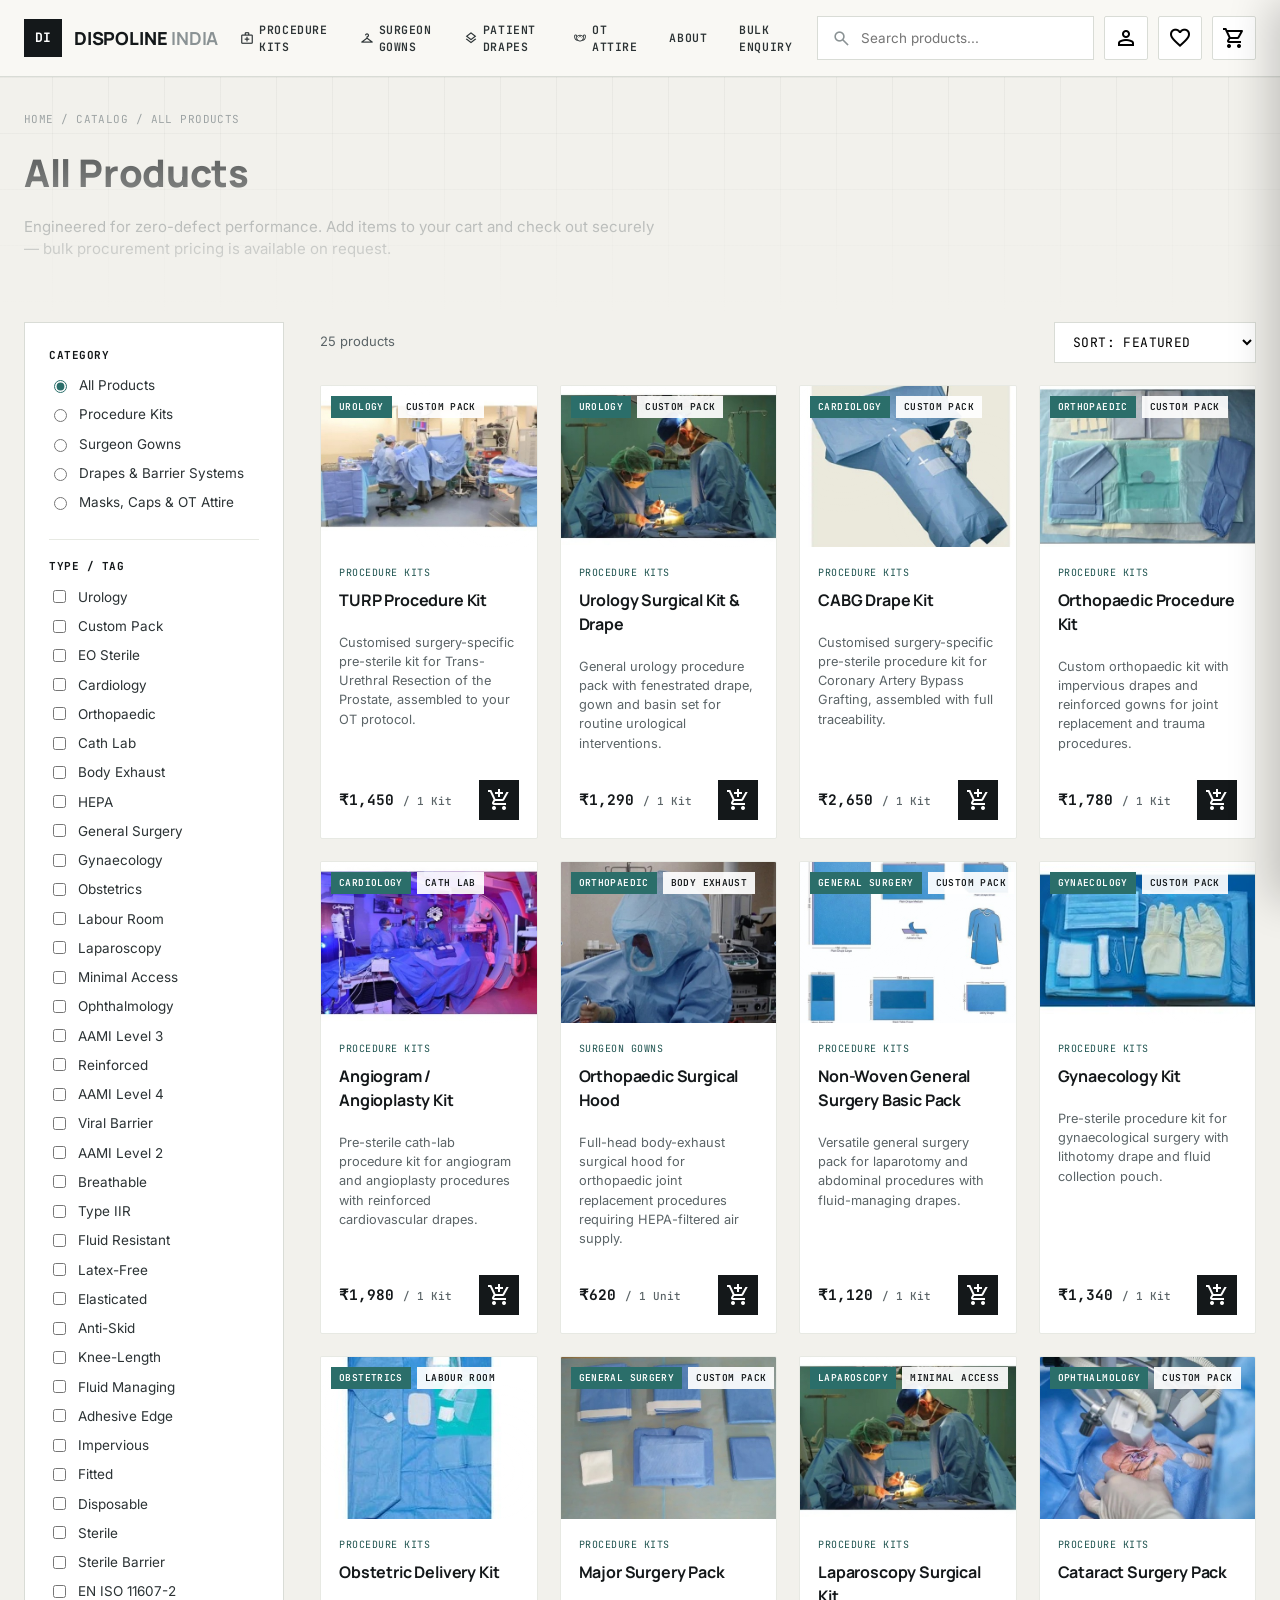
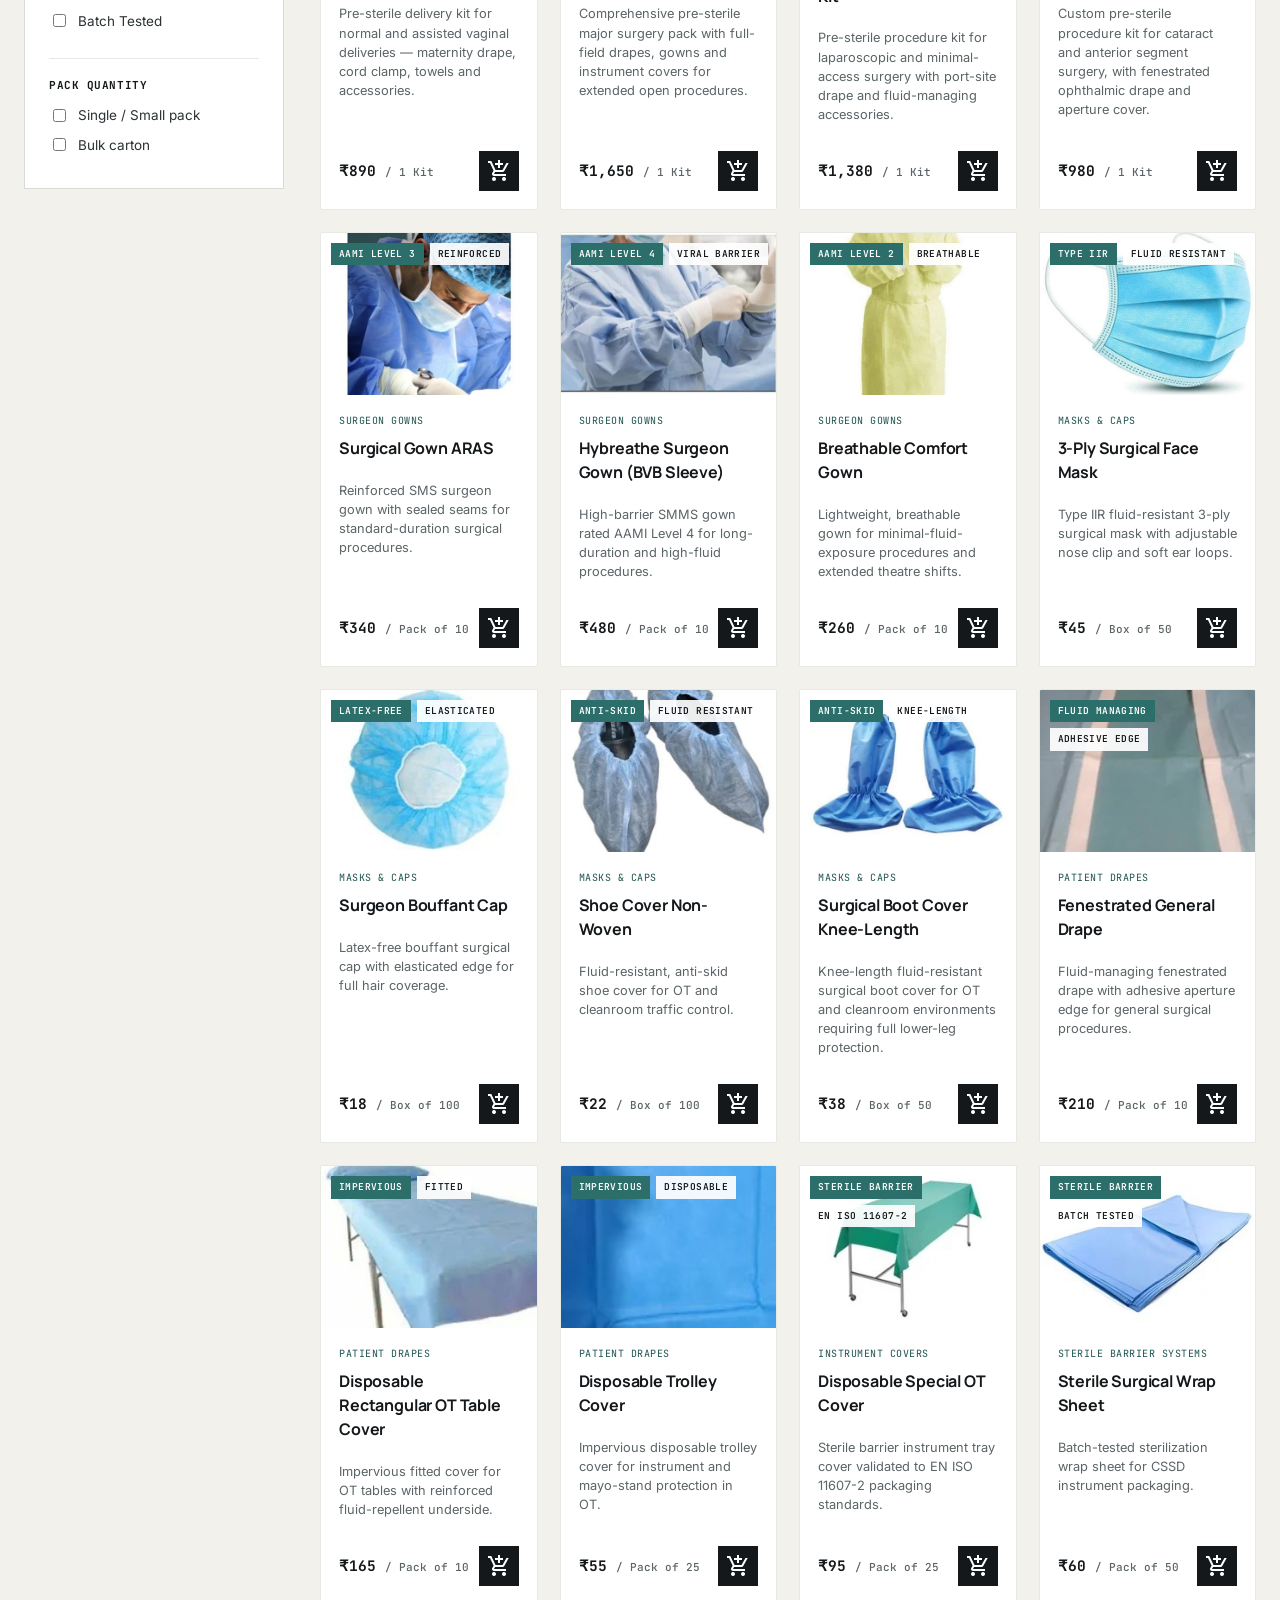
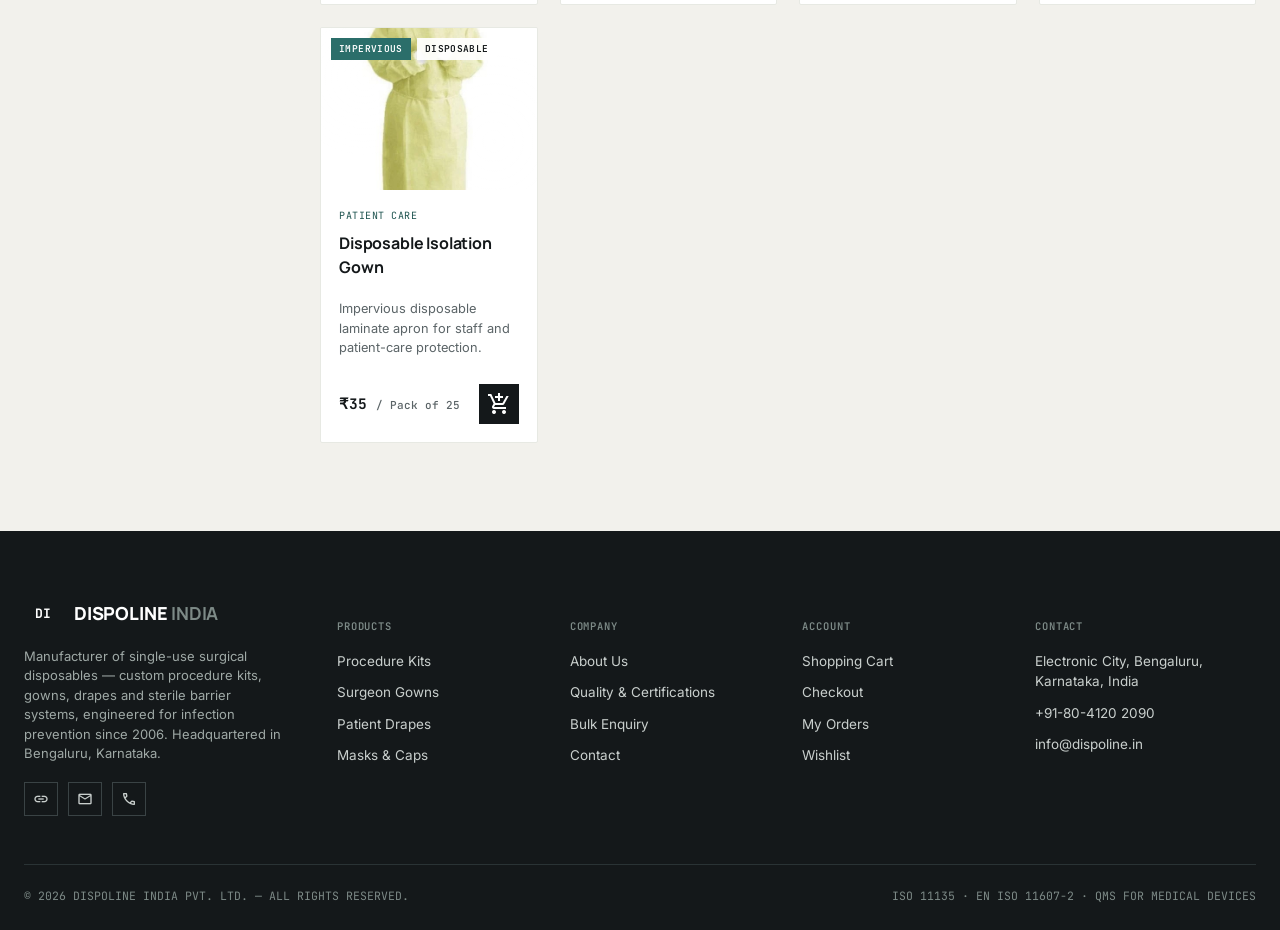
<file: category.html>
<!DOCTYPE html>
<html lang="en">
<head>
<meta charset="utf-8">
<meta name="viewport" content="width=device-width, initial-scale=1.0">
<title>Product Catalog | Dispoline India</title>
<link rel="preconnect" href="https://fonts.googleapis.com">
<link rel="preconnect" href="https://fonts.gstatic.com" crossorigin>
<link rel="stylesheet" href="assets/css/style.css">
</head>
<body>

<header class="site-header">
  <div class="wrap header-row">
    <a href="index.html" class="brand">
      <div class="brand-mark">DI</div>
      <div class="brand-name">DISPOLINE <span>INDIA</span></div>
    </a>

    <ul class="main-nav">
      <li>
        <a href="category.html?cat=kits" class="nav-link"><span class="material-symbols-outlined care">medical_services</span> Procedure Kits</a>
        <div class="mega">
          <a class="mega-item" href="product.html?id=turp-kit"><span class="m-ico material-symbols-outlined">medical_services</span><div><h5>TURP Kit</h5><p>Urology procedure kit</p></div></a>
          <a class="mega-item" href="product.html?id=urology-pack"><span class="m-ico material-symbols-outlined">medical_services</span><div><h5>Urology Pack</h5><p>General urology procedures</p></div></a>
          <a class="mega-item" href="product.html?id=cabg-kit"><span class="m-ico material-symbols-outlined">cardiology</span><div><h5>CABG / Cardiology Kits</h5><p>Coronary bypass procedures</p></div></a>
          <a class="mega-item" href="product.html?id=ortho-kit"><span class="m-ico material-symbols-outlined">orthopedics</span><div><h5>Orthopaedic Kits</h5><p>Joint & trauma procedures</p></div></a>
          <a class="mega-item" href="product.html?id=general-surgery-pack"><span class="m-ico material-symbols-outlined">medical_services</span><div><h5>General Surgery Packs</h5><p>Abdominal & laparotomy</p></div></a>
          <a class="mega-item" href="product.html?id=gynae-kit"><span class="m-ico material-symbols-outlined">medical_services</span><div><h5>Gynaecology Kits</h5><p>Lithotomy & fluid control</p></div></a>
        </div>
      </li>
      <li>
        <a href="category.html?cat=gowns" class="nav-link"><span class="material-symbols-outlined care">checkroom</span> Surgeon Gowns</a>
        <div class="mega">
          <a class="mega-item" href="product.html?id=sms-gown"><span class="m-ico material-symbols-outlined">checkroom</span><div><h5>SMS Gown</h5><p>AAMI Level 3</p></div></a>
          <a class="mega-item" href="product.html?id=smms-gown"><span class="m-ico material-symbols-outlined">checkroom</span><div><h5>SMMS Viral-Barrier</h5><p>AAMI Level 4</p></div></a>
          <a class="mega-item" href="product.html?id=breathable-gown"><span class="m-ico material-symbols-outlined">checkroom</span><div><h5>Breathable Comfort Gown</h5><p>AAMI Level 2</p></div></a>
          <a class="mega-item" href="category.html?cat=gowns"><span class="m-ico material-symbols-outlined">grid_view</span><div><h5>All Surgeon Gowns</h5><p>View full range</p></div></a>
        </div>
      </li>
      <li>
        <a href="category.html?cat=drapes" class="nav-link"><span class="material-symbols-outlined care">layers</span> Patient Drapes</a>
        <div class="mega">
          <a class="mega-item" href="product.html?id=fenestrated-drape"><span class="m-ico material-symbols-outlined">layers</span><div><h5>Fenestrated Drapes</h5><p>Fluid-managing, adhesive edge</p></div></a>
          <a class="mega-item" href="product.html?id=ot-table-cover"><span class="m-ico material-symbols-outlined">layers</span><div><h5>OT Table Covers</h5><p>Impervious, fitted</p></div></a>
          <a class="mega-item" href="product.html?id=instrument-tray-cover"><span class="m-ico material-symbols-outlined">layers</span><div><h5>Instrument Covers</h5><p>Sterile barrier system</p></div></a>
          <a class="mega-item" href="product.html?id=sterilization-wrap"><span class="m-ico material-symbols-outlined">layers</span><div><h5>Sterile Barrier Systems</h5><p>CSSD wrap sheets</p></div></a>
        </div>
      </li>
      <li>
        <a href="category.html?cat=masks" class="nav-link"><span class="material-symbols-outlined care">masks</span> OT Attire</a>
        <div class="mega">
          <a class="mega-item" href="product.html?id=3ply-mask"><span class="m-ico material-symbols-outlined">masks</span><div><h5>3-Ply Face Masks</h5><p>Type IIR, fluid resistant</p></div></a>
          <a class="mega-item" href="product.html?id=surgeon-cap"><span class="m-ico material-symbols-outlined">face</span><div><h5>Bouffant Caps</h5><p>Latex-free, elasticated</p></div></a>
          <a class="mega-item" href="product.html?id=shoe-cover"><span class="m-ico material-symbols-outlined">footprint</span><div><h5>Shoe Covers</h5><p>Anti-skid, fluid resistant</p></div></a>
          <a class="mega-item" href="product.html?id=laminate-apron"><span class="m-ico material-symbols-outlined">layers</span><div><h5>Patient Care Disposables</h5><p>Laminate aprons & more</p></div></a>
        </div>
      </li>
      <li><a href="about.html" class="nav-link">About</a></li>
      <li><a href="contact.html" class="nav-link">Bulk Enquiry</a></li>
    </ul>

    <div class="header-actions">
      <div class="search-box desktop-only">
        <span class="material-symbols-outlined">search</span>
        <input type="text" placeholder="Search products...">
      </div>
      <button class="btn-icon desktop-only" title="Account"><span class="material-symbols-outlined">person</span></button>
      <button class="btn-icon desktop-only" title="Wishlist"><span class="material-symbols-outlined">favorite</span></button>
      <button class="btn-icon js-open-cart" title="Cart" style="position:relative;">
        <span class="material-symbols-outlined">shopping_cart</span>
        <span class="cart-badge js-cart-count">0</span>
      </button>
      <button class="btn-icon burger" title="Menu"><span class="material-symbols-outlined">menu</span></button>
    </div>
  </div>

  <div class="mobile-nav">
    <div class="wrap" style="padding:14px 16px 26px;display:flex;flex-direction:column;gap:2px;">
      <a href="category.html?cat=kits" class="nav-link" style="padding:12px 0;border-bottom:1px solid var(--line-soft);">Procedure Kits</a>
      <a href="category.html?cat=gowns" class="nav-link" style="padding:12px 0;border-bottom:1px solid var(--line-soft);">Surgeon Gowns</a>
      <a href="category.html?cat=drapes" class="nav-link" style="padding:12px 0;border-bottom:1px solid var(--line-soft);">Patient Drapes & Barrier Systems</a>
      <a href="category.html?cat=masks" class="nav-link" style="padding:12px 0;border-bottom:1px solid var(--line-soft);">Masks, Caps & OT Attire</a>
      <a href="about.html" class="nav-link" style="padding:12px 0;border-bottom:1px solid var(--line-soft);">About / Why Us</a>
      <a href="contact.html" class="nav-link" style="padding:12px 0;">Bulk Enquiry / Contact</a>
    </div>
  </div>
</header>

<div class="drawer-overlay"></div>
<div class="drawer">
  <div class="drawer-head">
    <h3>Your Cart</h3>
    <button class="btn-icon js-close-drawer" title="Close"><span class="material-symbols-outlined">close</span></button>
  </div>
  <div class="drawer-body js-drawer-body"></div>
  <div class="drawer-foot">
    <div class="summary-row total" style="margin-bottom:16px;">
      <span>Subtotal</span>
      <span class="val js-drawer-subtotal">₹0</span>
    </div>
    <a href="cart.html" class="btn btn-secondary btn-block" style="margin-bottom:10px;">View Cart</a>
    <a href="checkout.html" class="btn btn-primary btn-block">Checkout <span class="material-symbols-outlined arrow" style="font-size:16px;">arrow_forward</span></a>
  </div>
</div>

<section class="page-head blueprint">
  <div class="wrap">
    <div class="breadcrumb"><a href="index.html">Home</a> / <a href="category.html">Catalog</a> / <span class="js-crumb">All Products</span></div>
    <h1 class="js-cat-title">Core Product Catalog</h1>
    <p>Engineered for zero-defect performance. Add items to your cart and check out securely — bulk procurement pricing is available on request.</p>
  </div>
</section>

<section class="section" style="padding-top:0;">
  <div class="wrap listing-layout">
    <aside class="filters">
      <div class="filter-group">
        <span class="filter-title">Category</span>
        <label class="filter-opt"><input type="radio" name="cat" value="all"> All Products</label>
        <label class="filter-opt"><input type="radio" name="cat" value="kits"> Procedure Kits</label>
        <label class="filter-opt"><input type="radio" name="cat" value="gowns"> Surgeon Gowns</label>
        <label class="filter-opt"><input type="radio" name="cat" value="drapes"> Drapes &amp; Barrier Systems</label>
        <label class="filter-opt"><input type="radio" name="cat" value="masks"> Masks, Caps &amp; OT Attire</label>
      </div>
      <div class="filter-group">
        <span class="filter-title">Type / Tag</span>
        <div class="js-tag-filters"></div>
      </div>
      <div class="filter-group">
        <span class="filter-title">Pack Quantity</span>
        <label class="filter-opt"><input type="checkbox" data-pack="1"> Single / Small pack</label>
        <label class="filter-opt"><input type="checkbox" data-pack="bulk"> Bulk carton</label>
      </div>
    </aside>

    <div>
      <div class="listing-toolbar">
        <span class="result-count js-result-count">0 products</span>
        <select class="sort-select js-sort">
          <option value="default">Sort: Featured</option>
          <option value="price-asc">Price: Low to High</option>
          <option value="price-desc">Price: High to Low</option>
          <option value="name-asc">Name: A–Z</option>
        </select>
      </div>
      <div class="prod-grid js-listing-grid"></div>
    </div>
  </div>
</section>

<footer class="site-footer">
  <div class="wrap">
    <div class="foot-grid">
      <div class="foot-brand">
        <div class="brand" style="margin-bottom:4px;">
          <div class="brand-mark">DI</div>
          <div class="brand-name" style="color:#fff;">DISPOLINE <span style="color:#7d8a87;">INDIA</span></div>
        </div>
        <p>Manufacturer of single-use surgical disposables — custom procedure kits, gowns, drapes and sterile barrier systems, engineered for infection prevention since 2006. Headquartered in Bengaluru, Karnataka.</p>
        <div class="foot-social">
          <a href="#" title="LinkedIn"><span class="material-symbols-outlined" style="font-size:16px;">link</span></a>
          <a href="mailto:info@dispoline.in" title="Email"><span class="material-symbols-outlined" style="font-size:16px;">mail</span></a>
          <a href="tel:+918041202090" title="Call"><span class="material-symbols-outlined" style="font-size:16px;">call</span></a>
        </div>
      </div>
      <div class="foot-col">
        <h6>Products</h6>
        <ul>
          <li><a href="category.html?cat=kits">Procedure Kits</a></li>
          <li><a href="category.html?cat=gowns">Surgeon Gowns</a></li>
          <li><a href="category.html?cat=drapes">Patient Drapes</a></li>
          <li><a href="category.html?cat=masks">Masks & Caps</a></li>
        </ul>
      </div>
      <div class="foot-col">
        <h6>Company</h6>
        <ul>
          <li><a href="about.html">About Us</a></li>
          <li><a href="about.html#quality">Quality & Certifications</a></li>
          <li><a href="contact.html">Bulk Enquiry</a></li>
          <li><a href="contact.html">Contact</a></li>
        </ul>
      </div>
      <div class="foot-col">
        <h6>Account</h6>
        <ul>
          <li><a href="cart.html">Shopping Cart</a></li>
          <li><a href="checkout.html">Checkout</a></li>
          <li><a href="#">My Orders</a></li>
          <li><a href="#">Wishlist</a></li>
        </ul>
      </div>
      <div class="foot-col">
        <h6>Contact</h6>
        <ul>
          <li>Electronic City, Bengaluru,<br>Karnataka, India</li>
          <li><a href="tel:+918041202090">+91-80-4120 2090</a></li>
          <li><a href="mailto:info@dispoline.in">info@dispoline.in</a></li>
        </ul>
      </div>
    </div>
    <div class="foot-bottom">
      <p>© 2026 DISPOLINE INDIA PVT. LTD. — ALL RIGHTS RESERVED.</p>
      <p>ISO 11135 · EN ISO 11607-2 · QMS FOR MEDICAL DEVICES</p>
    </div>
  </div>
</footer>

<script src="assets/js/data.js"></script>
<script src="assets/js/main.js"></script>

<script>
  const CAT_LABELS = { all:"All Products", kits:"Procedure Kits", gowns:"Surgeon Gowns", drapes:"Patient Drapes & Barrier Systems", masks:"Masks, Caps & OT Attire" };
  const params = new URLSearchParams(location.search);
  let currentCat = params.get("cat") || "all";
  let currentTag = null;
  let checkedPacks = [];
  let sortMode = "default";

  function setActiveRadio(){
    document.querySelectorAll('input[name="cat"]').forEach(r=> r.checked = (r.value === currentCat));
  }

  function renderTagFilters(){
    const list = productsByCategory(currentCat);
    const tags = [...new Set(list.flatMap(p=>p.tags))];
    document.querySelector(".js-tag-filters").innerHTML = tags.map(t=>
      `<label class="filter-opt"><input type="checkbox" data-tag="${t}"> ${t}</label>`
    ).join("");
    document.querySelectorAll('[data-tag]').forEach(cb=>{
      cb.addEventListener("change", ()=>{
        document.querySelectorAll('[data-tag]').forEach(o=>{ if(o!==cb) o.checked=false; });
        currentTag = cb.checked ? cb.dataset.tag : null;
        renderListing();
      });
    });
  }

  function isBulkPack(packLabel){
    return /carton|50|100|500|2000|25/i.test(packLabel);
  }

  function renderListing(){
    document.querySelector(".js-cat-title").textContent = CAT_LABELS[currentCat] || "Core Product Catalog";
    document.querySelector(".js-crumb").textContent = CAT_LABELS[currentCat] || "All Products";
    let list = productsByCategory(currentCat);
    if(currentTag) list = list.filter(p => p.tags.includes(currentTag));
    if(checkedPacks.includes("1") && !checkedPacks.includes("bulk")){
      list = list.filter(p => !isBulkPack(p.packs[p.packs.length-1]));
    }else if(checkedPacks.includes("bulk") && !checkedPacks.includes("1")){
      list = list.filter(p => isBulkPack(p.packs[p.packs.length-1]));
    }
    if(sortMode === "price-asc") list = [...list].sort((a,b)=>a.price-b.price);
    if(sortMode === "price-desc") list = [...list].sort((a,b)=>b.price-a.price);
    if(sortMode === "name-asc") list = [...list].sort((a,b)=>a.name.localeCompare(b.name));

    document.querySelector(".js-result-count").textContent = list.length + " product" + (list.length===1?"":"s");
    document.querySelector(".js-listing-grid").innerHTML = list.map(renderProductCard).join("") ||
      '<p style="color:var(--ink-60);padding:40px 0;">No products match these filters.</p>';
    bindAddToCartButtons();
  }

  document.querySelectorAll('input[name="cat"]').forEach(r=>{
    r.addEventListener("change", ()=>{
      currentCat = r.value; currentTag = null;
      renderTagFilters(); renderListing();
    });
  });
  document.querySelectorAll('[data-pack]').forEach(cb=>{
    cb.addEventListener("change", ()=>{
      checkedPacks = [...document.querySelectorAll('[data-pack]:checked')].map(c=>c.dataset.pack);
      renderListing();
    });
  });
  document.querySelector(".js-sort").addEventListener("change", (e)=>{
    sortMode = e.target.value; renderListing();
  });

  setActiveRadio();
  renderTagFilters();
  renderListing();
</script>
</body>
</html>
</file>
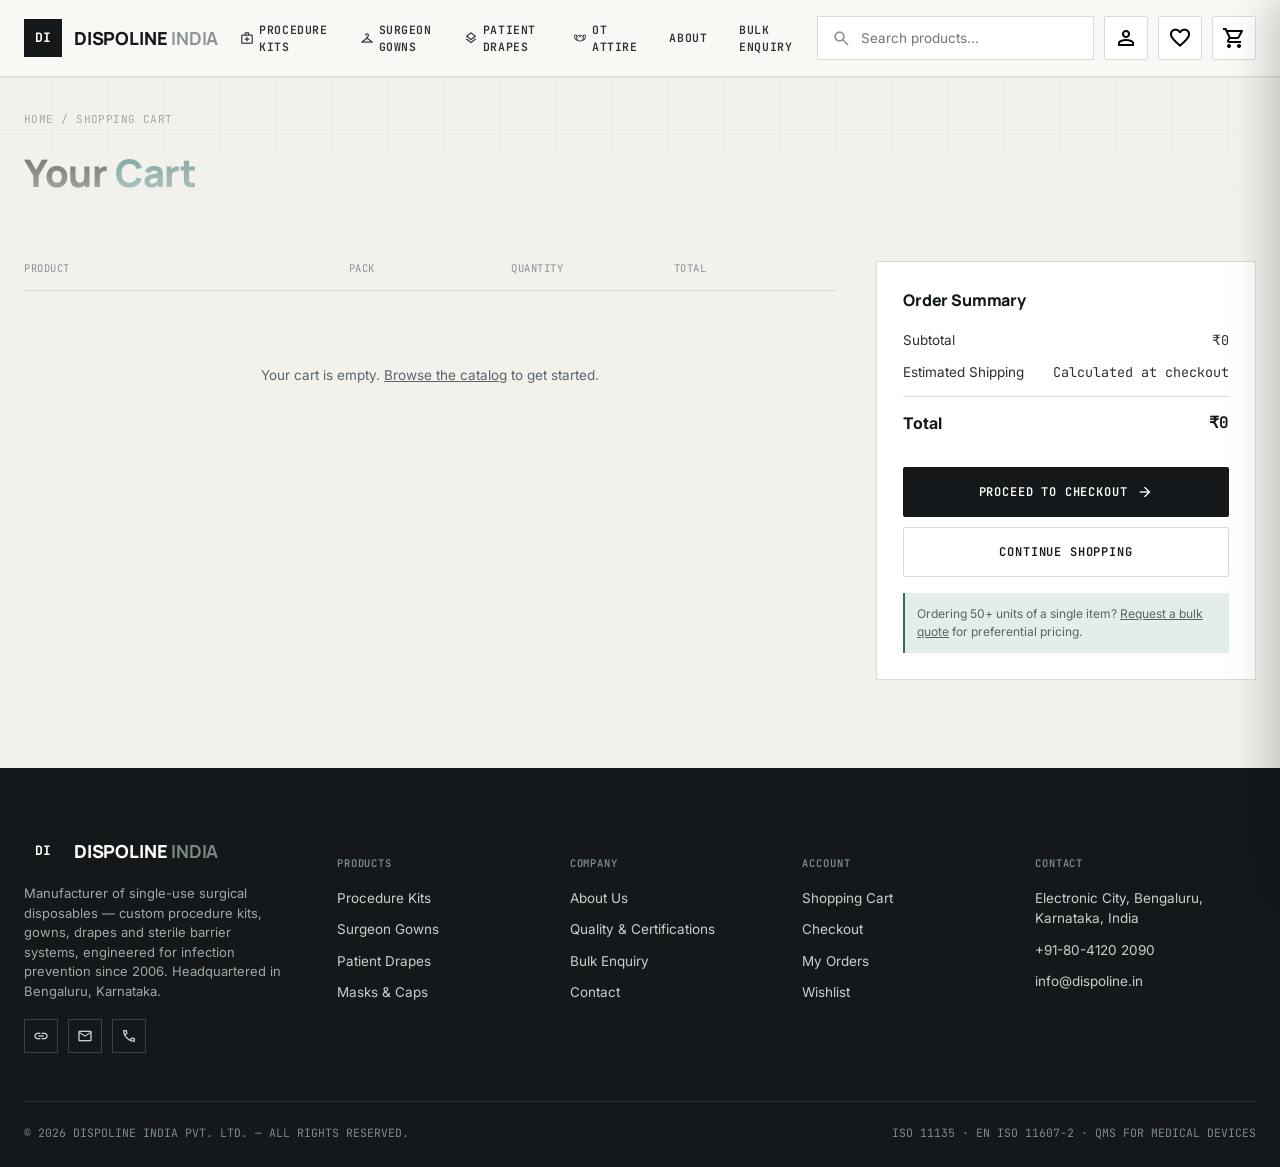
<file: checkout.html>
<!DOCTYPE html>
<html lang="en">
<head>
<meta charset="utf-8">
<meta name="viewport" content="width=device-width, initial-scale=1.0">
<title>Checkout | Dispoline India</title>
<link rel="preconnect" href="https://fonts.googleapis.com">
<link rel="preconnect" href="https://fonts.gstatic.com" crossorigin>
<link rel="stylesheet" href="assets/css/style.css">
</head>
<body>

<header class="site-header">
  <div class="wrap header-row">
    <a href="index.html" class="brand">
      <div class="brand-mark">DI</div>
      <div class="brand-name">DISPOLINE <span>INDIA</span></div>
    </a>

    <ul class="main-nav">
      <li>
        <a href="category.html?cat=kits" class="nav-link"><span class="material-symbols-outlined care">medical_services</span> Procedure Kits</a>
        <div class="mega">
          <a class="mega-item" href="product.html?id=turp-kit"><span class="m-ico material-symbols-outlined">medical_services</span><div><h5>TURP Kit</h5><p>Urology procedure kit</p></div></a>
          <a class="mega-item" href="product.html?id=urology-pack"><span class="m-ico material-symbols-outlined">medical_services</span><div><h5>Urology Pack</h5><p>General urology procedures</p></div></a>
          <a class="mega-item" href="product.html?id=cabg-kit"><span class="m-ico material-symbols-outlined">cardiology</span><div><h5>CABG / Cardiology Kits</h5><p>Coronary bypass procedures</p></div></a>
          <a class="mega-item" href="product.html?id=ortho-kit"><span class="m-ico material-symbols-outlined">orthopedics</span><div><h5>Orthopaedic Kits</h5><p>Joint & trauma procedures</p></div></a>
          <a class="mega-item" href="product.html?id=general-surgery-pack"><span class="m-ico material-symbols-outlined">medical_services</span><div><h5>General Surgery Packs</h5><p>Abdominal & laparotomy</p></div></a>
          <a class="mega-item" href="product.html?id=gynae-kit"><span class="m-ico material-symbols-outlined">medical_services</span><div><h5>Gynaecology Kits</h5><p>Lithotomy & fluid control</p></div></a>
        </div>
      </li>
      <li>
        <a href="category.html?cat=gowns" class="nav-link"><span class="material-symbols-outlined care">checkroom</span> Surgeon Gowns</a>
        <div class="mega">
          <a class="mega-item" href="product.html?id=sms-gown"><span class="m-ico material-symbols-outlined">checkroom</span><div><h5>SMS Gown</h5><p>AAMI Level 3</p></div></a>
          <a class="mega-item" href="product.html?id=smms-gown"><span class="m-ico material-symbols-outlined">checkroom</span><div><h5>SMMS Viral-Barrier</h5><p>AAMI Level 4</p></div></a>
          <a class="mega-item" href="product.html?id=breathable-gown"><span class="m-ico material-symbols-outlined">checkroom</span><div><h5>Breathable Comfort Gown</h5><p>AAMI Level 2</p></div></a>
          <a class="mega-item" href="category.html?cat=gowns"><span class="m-ico material-symbols-outlined">grid_view</span><div><h5>All Surgeon Gowns</h5><p>View full range</p></div></a>
        </div>
      </li>
      <li>
        <a href="category.html?cat=drapes" class="nav-link"><span class="material-symbols-outlined care">layers</span> Patient Drapes</a>
        <div class="mega">
          <a class="mega-item" href="product.html?id=fenestrated-drape"><span class="m-ico material-symbols-outlined">layers</span><div><h5>Fenestrated Drapes</h5><p>Fluid-managing, adhesive edge</p></div></a>
          <a class="mega-item" href="product.html?id=ot-table-cover"><span class="m-ico material-symbols-outlined">layers</span><div><h5>OT Table Covers</h5><p>Impervious, fitted</p></div></a>
          <a class="mega-item" href="product.html?id=instrument-tray-cover"><span class="m-ico material-symbols-outlined">layers</span><div><h5>Instrument Covers</h5><p>Sterile barrier system</p></div></a>
          <a class="mega-item" href="product.html?id=sterilization-wrap"><span class="m-ico material-symbols-outlined">layers</span><div><h5>Sterile Barrier Systems</h5><p>CSSD wrap sheets</p></div></a>
        </div>
      </li>
      <li>
        <a href="category.html?cat=masks" class="nav-link"><span class="material-symbols-outlined care">masks</span> OT Attire</a>
        <div class="mega">
          <a class="mega-item" href="product.html?id=3ply-mask"><span class="m-ico material-symbols-outlined">masks</span><div><h5>3-Ply Face Masks</h5><p>Type IIR, fluid resistant</p></div></a>
          <a class="mega-item" href="product.html?id=surgeon-cap"><span class="m-ico material-symbols-outlined">face</span><div><h5>Bouffant Caps</h5><p>Latex-free, elasticated</p></div></a>
          <a class="mega-item" href="product.html?id=shoe-cover"><span class="m-ico material-symbols-outlined">footprint</span><div><h5>Shoe Covers</h5><p>Anti-skid, fluid resistant</p></div></a>
          <a class="mega-item" href="product.html?id=laminate-apron"><span class="m-ico material-symbols-outlined">layers</span><div><h5>Patient Care Disposables</h5><p>Laminate aprons & more</p></div></a>
        </div>
      </li>
      <li><a href="about.html" class="nav-link">About</a></li>
      <li><a href="contact.html" class="nav-link">Bulk Enquiry</a></li>
    </ul>

    <div class="header-actions">
      <div class="search-box desktop-only">
        <span class="material-symbols-outlined">search</span>
        <input type="text" placeholder="Search products...">
      </div>
      <button class="btn-icon desktop-only" title="Account"><span class="material-symbols-outlined">person</span></button>
      <button class="btn-icon desktop-only" title="Wishlist"><span class="material-symbols-outlined">favorite</span></button>
      <button class="btn-icon js-open-cart" title="Cart" style="position:relative;">
        <span class="material-symbols-outlined">shopping_cart</span>
        <span class="cart-badge js-cart-count">0</span>
      </button>
      <button class="btn-icon burger" title="Menu"><span class="material-symbols-outlined">menu</span></button>
    </div>
  </div>

  <div class="mobile-nav">
    <div class="wrap" style="padding:14px 16px 26px;display:flex;flex-direction:column;gap:2px;">
      <a href="category.html?cat=kits" class="nav-link" style="padding:12px 0;border-bottom:1px solid var(--line-soft);">Procedure Kits</a>
      <a href="category.html?cat=gowns" class="nav-link" style="padding:12px 0;border-bottom:1px solid var(--line-soft);">Surgeon Gowns</a>
      <a href="category.html?cat=drapes" class="nav-link" style="padding:12px 0;border-bottom:1px solid var(--line-soft);">Patient Drapes & Barrier Systems</a>
      <a href="category.html?cat=masks" class="nav-link" style="padding:12px 0;border-bottom:1px solid var(--line-soft);">Masks, Caps & OT Attire</a>
      <a href="about.html" class="nav-link" style="padding:12px 0;border-bottom:1px solid var(--line-soft);">About / Why Us</a>
      <a href="contact.html" class="nav-link" style="padding:12px 0;">Bulk Enquiry / Contact</a>
    </div>
  </div>
</header>

<div class="drawer-overlay"></div>
<div class="drawer">
  <div class="drawer-head">
    <h3>Your Cart</h3>
    <button class="btn-icon js-close-drawer" title="Close"><span class="material-symbols-outlined">close</span></button>
  </div>
  <div class="drawer-body js-drawer-body"></div>
  <div class="drawer-foot">
    <div class="summary-row total" style="margin-bottom:16px;">
      <span>Subtotal</span>
      <span class="val js-drawer-subtotal">₹0</span>
    </div>
    <a href="cart.html" class="btn btn-secondary btn-block" style="margin-bottom:10px;">View Cart</a>
    <a href="checkout.html" class="btn btn-primary btn-block">Checkout <span class="material-symbols-outlined arrow" style="font-size:16px;">arrow_forward</span></a>
  </div>
</div>

<section class="page-head blueprint" style="padding-bottom:0;">
  <div class="wrap">
    <div class="breadcrumb"><a href="index.html">Home</a> / <a href="cart.html">Cart</a> / <span>Checkout</span></div>
    <h1>Checkout</h1>
  </div>
</section>

<section class="section" style="padding-top:24px;">
  <div class="wrap">
    <div class="steps-bar">
      <div class="step-pill active" data-step="shipping">1. Shipping</div>
      <div class="step-pill" data-step="payment">2. Payment</div>
      <div class="step-pill" data-step="confirmation">3. Confirmation</div>
    </div>

    <div class="checkout-layout">
      <div>
        <!-- STEP 1: SHIPPING -->
        <div class="step-panel active" id="step-shipping">
          <div class="form-card">
            <h4 style="margin-bottom:22px;">Shipping Details</h4>
            <div class="form-row">
              <div class="form-field"><label>Full Name</label><input type="text" id="f-name" required></div>
              <div class="form-field"><label>Hospital / Institution</label><input type="text" id="f-org"></div>
            </div>
            <div class="form-row">
              <div class="form-field"><label>Email</label><input type="email" id="f-email" required></div>
              <div class="form-field"><label>Phone</label><input type="tel" id="f-phone" required></div>
            </div>
            <div class="form-field"><label>Address</label><input type="text" id="f-address" required></div>
            <div class="form-row">
              <div class="form-field"><label>City</label><input type="text" id="f-city" required></div>
              <div class="form-field"><label>State</label><input type="text" id="f-state" required></div>
            </div>
            <div class="form-row">
              <div class="form-field"><label>PIN Code</label><input type="text" id="f-pin" required></div>
              <div class="form-field"><label>GSTIN (optional)</label><input type="text" id="f-gst"></div>
            </div>
            <button class="btn btn-primary" id="btn-to-payment" type="button">Continue to Payment <span class="material-symbols-outlined arrow" style="font-size:16px;">arrow_forward</span></button>
          </div>
        </div>

        <!-- STEP 2: PAYMENT -->
        <div class="step-panel" id="step-payment">
          <div class="form-card">
            <h4 style="margin-bottom:22px;">Payment Method</h4>
            <label class="pay-option active"><input type="radio" name="pay" value="card" checked><span class="material-symbols-outlined">credit_card</span> Credit / Debit Card</label>
            <label class="pay-option"><input type="radio" name="pay" value="netbanking"><span class="material-symbols-outlined">account_balance</span> Net Banking</label>
            <label class="pay-option"><input type="radio" name="pay" value="po"><span class="material-symbols-outlined">receipt_long</span> Institutional Purchase Order</label>

            <div id="card-fields" style="margin-top:20px;">
              <div class="form-field"><label>Card Number</label><input type="text" placeholder="•••• •••• •••• ••••"></div>
              <div class="form-row">
                <div class="form-field"><label>Expiry</label><input type="text" placeholder="MM / YY"></div>
                <div class="form-field"><label>CVV</label><input type="text" placeholder="•••"></div>
              </div>
            </div>

            <div style="display:flex;gap:12px;margin-top:10px;">
              <button class="btn btn-ghost" id="btn-to-shipping" type="button">Back</button>
              <button class="btn btn-primary" id="btn-place-order" type="button">Place Order <span class="material-symbols-outlined arrow" style="font-size:16px;">arrow_forward</span></button>
            </div>
          </div>
        </div>

        <!-- STEP 3: CONFIRMATION -->
        <div class="step-panel" id="step-confirmation">
          <div class="form-card confirm-box">
            <span class="material-symbols-outlined">check_circle</span>
            <h2>Order Confirmed</h2>
            <p>Thank you<span class="js-confirm-name"></span>. A confirmation has been sent to <span class="js-confirm-email"></span>.</p>
            <p>Your order reference is <span class="order-id js-order-id"></span></p>
            <a href="index.html" class="btn btn-primary" style="margin-top:26px;">Return to Home</a>
          </div>
        </div>
      </div>

      <div class="summary-card">
        <h4>Order Summary</h4>
        <div class="js-checkout-lines"></div>
        <div class="summary-row" style="margin-top:14px;"><span>Subtotal</span><span class="val js-co-subtotal">₹0</span></div>
        <div class="summary-row"><span>Shipping</span><span class="val">Free</span></div>
        <div class="summary-row total"><span>Total</span><span class="val js-co-total">₹0</span></div>
      </div>
    </div>
  </div>
</section>

<footer class="site-footer">
  <div class="wrap">
    <div class="foot-grid">
      <div class="foot-brand">
        <div class="brand" style="margin-bottom:4px;">
          <div class="brand-mark">DI</div>
          <div class="brand-name" style="color:#fff;">DISPOLINE <span style="color:#7d8a87;">INDIA</span></div>
        </div>
        <p>Manufacturer of single-use surgical disposables — custom procedure kits, gowns, drapes and sterile barrier systems, engineered for infection prevention since 2006. Headquartered in Bengaluru, Karnataka.</p>
        <div class="foot-social">
          <a href="#" title="LinkedIn"><span class="material-symbols-outlined" style="font-size:16px;">link</span></a>
          <a href="mailto:info@dispoline.in" title="Email"><span class="material-symbols-outlined" style="font-size:16px;">mail</span></a>
          <a href="tel:+918041202090" title="Call"><span class="material-symbols-outlined" style="font-size:16px;">call</span></a>
        </div>
      </div>
      <div class="foot-col">
        <h6>Products</h6>
        <ul>
          <li><a href="category.html?cat=kits">Procedure Kits</a></li>
          <li><a href="category.html?cat=gowns">Surgeon Gowns</a></li>
          <li><a href="category.html?cat=drapes">Patient Drapes</a></li>
          <li><a href="category.html?cat=masks">Masks & Caps</a></li>
        </ul>
      </div>
      <div class="foot-col">
        <h6>Company</h6>
        <ul>
          <li><a href="about.html">About Us</a></li>
          <li><a href="about.html#quality">Quality & Certifications</a></li>
          <li><a href="contact.html">Bulk Enquiry</a></li>
          <li><a href="contact.html">Contact</a></li>
        </ul>
      </div>
      <div class="foot-col">
        <h6>Account</h6>
        <ul>
          <li><a href="cart.html">Shopping Cart</a></li>
          <li><a href="checkout.html">Checkout</a></li>
          <li><a href="#">My Orders</a></li>
          <li><a href="#">Wishlist</a></li>
        </ul>
      </div>
      <div class="foot-col">
        <h6>Contact</h6>
        <ul>
          <li>Electronic City, Bengaluru,<br>Karnataka, India</li>
          <li><a href="tel:+918041202090">+91-80-4120 2090</a></li>
          <li><a href="mailto:info@dispoline.in">info@dispoline.in</a></li>
        </ul>
      </div>
    </div>
    <div class="foot-bottom">
      <p>© 2026 DISPOLINE INDIA PVT. LTD. — ALL RIGHTS RESERVED.</p>
      <p>ISO 11135 · EN ISO 11607-2 · QMS FOR MEDICAL DEVICES</p>
    </div>
  </div>
</footer>

<script src="assets/js/data.js"></script>
<script src="assets/js/main.js"></script>

<script>
  if(Cart.lines().length === 0 && !sessionStorage.getItem("dispoline_order_placed")){
    location.href = "cart.html";
  }

  function renderCheckoutSummary(){
    const lines = Cart.lines();
    document.querySelector(".js-checkout-lines").innerHTML = lines.map(l=>`
      <div style="display:flex;justify-content:space-between;font-size:13px;margin-bottom:10px;color:var(--charcoal-soft);">
        <span>${l.product.name} <span style="color:var(--ink-40);">×${l.qty}</span></span>
        <span style="font-family:var(--font-mono);">${formatINR(l.lineTotal)}</span>
      </div>
    `).join("");
    const subtotal = Cart.subtotal();
    document.querySelector(".js-co-subtotal").textContent = formatINR(subtotal);
    document.querySelector(".js-co-total").textContent = formatINR(subtotal);
  }
  renderCheckoutSummary();

  function goToStep(step){
    document.querySelectorAll(".step-panel").forEach(p=>p.classList.remove("active"));
    document.getElementById("step-" + step).classList.add("active");
    document.querySelectorAll(".step-pill").forEach(p=>{
      p.classList.remove("active","done");
      const order = ["shipping","payment","confirmation"];
      if(order.indexOf(p.dataset.step) < order.indexOf(step)) p.classList.add("done");
      if(p.dataset.step === step) p.classList.add("active");
    });
  }

  document.getElementById("btn-to-payment").addEventListener("click", ()=>{
    const required = ["f-name","f-email","f-phone","f-address","f-city","f-state","f-pin"];
    for(const id of required){
      if(!document.getElementById(id).value.trim()){
        document.getElementById(id).focus();
        showToast("Please complete all required shipping fields");
        return;
      }
    }
    goToStep("payment");
  });
  document.getElementById("btn-to-shipping").addEventListener("click", ()=> goToStep("shipping"));

  document.querySelectorAll('input[name="pay"]').forEach(r=>{
    r.addEventListener("change", ()=>{
      document.querySelectorAll(".pay-option").forEach(o=>o.classList.remove("active"));
      r.closest(".pay-option").classList.add("active");
      document.getElementById("card-fields").style.display = r.value === "card" ? "block" : "none";
    });
  });

  document.getElementById("btn-place-order").addEventListener("click", ()=>{
    const orderId = "DSP-" + Math.floor(100000 + Math.random()*900000);
    document.querySelector(".js-order-id").textContent = orderId;
    document.querySelector(".js-confirm-name").textContent = ", " + (document.getElementById("f-name").value || "there");
    document.querySelector(".js-confirm-email").textContent = document.getElementById("f-email").value || "your email";
    sessionStorage.setItem("dispoline_order_placed","1");
    Cart.clear();
    goToStep("confirmation");
  });
</script>
</body>
</html>
</file>
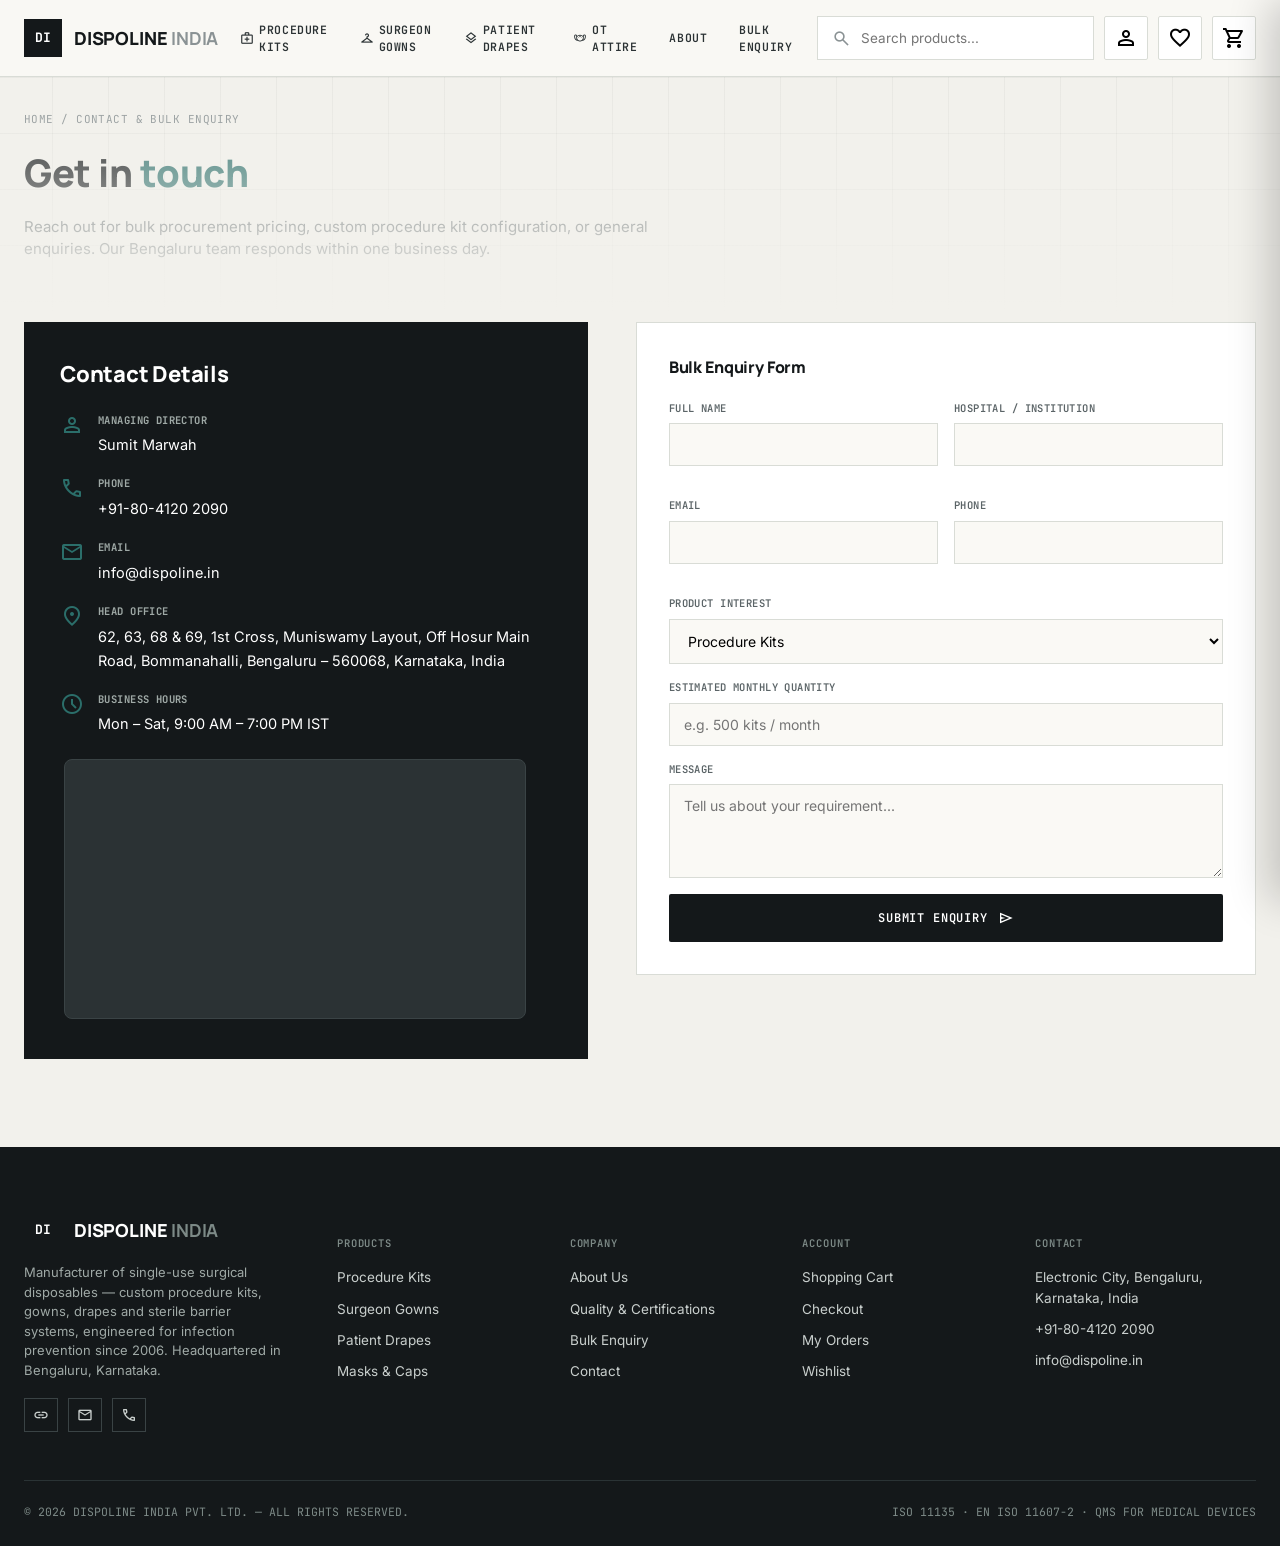
<file: contact.html>
<!DOCTYPE html>
<html lang="en">
<head>
<meta charset="utf-8">
<meta name="viewport" content="width=device-width, initial-scale=1.0">
<title>Contact &amp; Bulk Enquiry | Dispoline India</title>
<link rel="preconnect" href="https://fonts.googleapis.com">
<link rel="preconnect" href="https://fonts.gstatic.com" crossorigin>
<link rel="stylesheet" href="assets/css/style.css">
</head>
<body>

<header class="site-header">
  <div class="wrap header-row">
    <a href="index.html" class="brand">
      <div class="brand-mark">DI</div>
      <div class="brand-name">DISPOLINE <span>INDIA</span></div>
    </a>

    <ul class="main-nav">
      <li>
        <a href="category.html?cat=kits" class="nav-link"><span class="material-symbols-outlined care">medical_services</span> Procedure Kits</a>
        <div class="mega">
          <a class="mega-item" href="product.html?id=turp-kit"><span class="m-ico material-symbols-outlined">medical_services</span><div><h5>TURP Kit</h5><p>Urology procedure kit</p></div></a>
          <a class="mega-item" href="product.html?id=urology-pack"><span class="m-ico material-symbols-outlined">medical_services</span><div><h5>Urology Pack</h5><p>General urology procedures</p></div></a>
          <a class="mega-item" href="product.html?id=cabg-kit"><span class="m-ico material-symbols-outlined">cardiology</span><div><h5>CABG / Cardiology Kits</h5><p>Coronary bypass procedures</p></div></a>
          <a class="mega-item" href="product.html?id=ortho-kit"><span class="m-ico material-symbols-outlined">orthopedics</span><div><h5>Orthopaedic Kits</h5><p>Joint & trauma procedures</p></div></a>
          <a class="mega-item" href="product.html?id=general-surgery-pack"><span class="m-ico material-symbols-outlined">medical_services</span><div><h5>General Surgery Packs</h5><p>Abdominal & laparotomy</p></div></a>
          <a class="mega-item" href="product.html?id=gynae-kit"><span class="m-ico material-symbols-outlined">medical_services</span><div><h5>Gynaecology Kits</h5><p>Lithotomy & fluid control</p></div></a>
        </div>
      </li>
      <li>
        <a href="category.html?cat=gowns" class="nav-link"><span class="material-symbols-outlined care">checkroom</span> Surgeon Gowns</a>
        <div class="mega">
          <a class="mega-item" href="product.html?id=sms-gown"><span class="m-ico material-symbols-outlined">checkroom</span><div><h5>SMS Gown</h5><p>AAMI Level 3</p></div></a>
          <a class="mega-item" href="product.html?id=smms-gown"><span class="m-ico material-symbols-outlined">checkroom</span><div><h5>SMMS Viral-Barrier</h5><p>AAMI Level 4</p></div></a>
          <a class="mega-item" href="product.html?id=breathable-gown"><span class="m-ico material-symbols-outlined">checkroom</span><div><h5>Breathable Comfort Gown</h5><p>AAMI Level 2</p></div></a>
          <a class="mega-item" href="category.html?cat=gowns"><span class="m-ico material-symbols-outlined">grid_view</span><div><h5>All Surgeon Gowns</h5><p>View full range</p></div></a>
        </div>
      </li>
      <li>
        <a href="category.html?cat=drapes" class="nav-link"><span class="material-symbols-outlined care">layers</span> Patient Drapes</a>
        <div class="mega">
          <a class="mega-item" href="product.html?id=fenestrated-drape"><span class="m-ico material-symbols-outlined">layers</span><div><h5>Fenestrated Drapes</h5><p>Fluid-managing, adhesive edge</p></div></a>
          <a class="mega-item" href="product.html?id=ot-table-cover"><span class="m-ico material-symbols-outlined">layers</span><div><h5>OT Table Covers</h5><p>Impervious, fitted</p></div></a>
          <a class="mega-item" href="product.html?id=instrument-tray-cover"><span class="m-ico material-symbols-outlined">layers</span><div><h5>Instrument Covers</h5><p>Sterile barrier system</p></div></a>
          <a class="mega-item" href="product.html?id=sterilization-wrap"><span class="m-ico material-symbols-outlined">layers</span><div><h5>Sterile Barrier Systems</h5><p>CSSD wrap sheets</p></div></a>
        </div>
      </li>
      <li>
        <a href="category.html?cat=masks" class="nav-link"><span class="material-symbols-outlined care">masks</span> OT Attire</a>
        <div class="mega">
          <a class="mega-item" href="product.html?id=3ply-mask"><span class="m-ico material-symbols-outlined">masks</span><div><h5>3-Ply Face Masks</h5><p>Type IIR, fluid resistant</p></div></a>
          <a class="mega-item" href="product.html?id=surgeon-cap"><span class="m-ico material-symbols-outlined">face</span><div><h5>Bouffant Caps</h5><p>Latex-free, elasticated</p></div></a>
          <a class="mega-item" href="product.html?id=shoe-cover"><span class="m-ico material-symbols-outlined">footprint</span><div><h5>Shoe Covers</h5><p>Anti-skid, fluid resistant</p></div></a>
          <a class="mega-item" href="product.html?id=laminate-apron"><span class="m-ico material-symbols-outlined">layers</span><div><h5>Patient Care Disposables</h5><p>Laminate aprons & more</p></div></a>
        </div>
      </li>
      <li><a href="about.html" class="nav-link">About</a></li>
      <li><a href="contact.html" class="nav-link">Bulk Enquiry</a></li>
    </ul>

    <div class="header-actions">
      <div class="search-box desktop-only">
        <span class="material-symbols-outlined">search</span>
        <input type="text" placeholder="Search products...">
      </div>
      <button class="btn-icon desktop-only" title="Account"><span class="material-symbols-outlined">person</span></button>
      <button class="btn-icon desktop-only" title="Wishlist"><span class="material-symbols-outlined">favorite</span></button>
      <button class="btn-icon js-open-cart" title="Cart" style="position:relative;">
        <span class="material-symbols-outlined">shopping_cart</span>
        <span class="cart-badge js-cart-count">0</span>
      </button>
      <button class="btn-icon burger" title="Menu"><span class="material-symbols-outlined">menu</span></button>
    </div>
  </div>

  <div class="mobile-nav">
    <div class="wrap" style="padding:14px 16px 26px;display:flex;flex-direction:column;gap:2px;">
      <a href="category.html?cat=kits" class="nav-link" style="padding:12px 0;border-bottom:1px solid var(--line-soft);">Procedure Kits</a>
      <a href="category.html?cat=gowns" class="nav-link" style="padding:12px 0;border-bottom:1px solid var(--line-soft);">Surgeon Gowns</a>
      <a href="category.html?cat=drapes" class="nav-link" style="padding:12px 0;border-bottom:1px solid var(--line-soft);">Patient Drapes & Barrier Systems</a>
      <a href="category.html?cat=masks" class="nav-link" style="padding:12px 0;border-bottom:1px solid var(--line-soft);">Masks, Caps & OT Attire</a>
      <a href="about.html" class="nav-link" style="padding:12px 0;border-bottom:1px solid var(--line-soft);">About / Why Us</a>
      <a href="contact.html" class="nav-link" style="padding:12px 0;">Bulk Enquiry / Contact</a>
    </div>
  </div>
</header>

<div class="drawer-overlay"></div>
<div class="drawer">
  <div class="drawer-head">
    <h3>Your Cart</h3>
    <button class="btn-icon js-close-drawer" title="Close"><span class="material-symbols-outlined">close</span></button>
  </div>
  <div class="drawer-body js-drawer-body"></div>
  <div class="drawer-foot">
    <div class="summary-row total" style="margin-bottom:16px;">
      <span>Subtotal</span>
      <span class="val js-drawer-subtotal">₹0</span>
    </div>
    <a href="cart.html" class="btn btn-secondary btn-block" style="margin-bottom:10px;">View Cart</a>
    <a href="checkout.html" class="btn btn-primary btn-block">Checkout <span class="material-symbols-outlined arrow" style="font-size:16px;">arrow_forward</span></a>
  </div>
</div>

<section class="page-head blueprint">
  <div class="wrap">
    <div class="breadcrumb"><a href="index.html">Home</a> / <span>Contact &amp; Bulk Enquiry</span></div>
    <h1>Get in <span class="hl">touch</span></h1>
    <p>Reach out for bulk procurement pricing, custom procedure kit configuration, or general enquiries. Our Bengaluru team responds within one business day.</p>
  </div>
</section>

<section class="section" style="padding-top:0;">
  <div class="wrap contact-layout">
    <div class="contact-info-card fold-dark">
      <h3>Contact Details</h3>
      <div class="contact-row"><span class="material-symbols-outlined">person</span><div><b>Managing Director</b><span>Sumit Marwah</span></div></div>
      <div class="contact-row"><span class="material-symbols-outlined">call</span><div><b>Phone</b><span>+91-80-4120 2090</span></div></div>
      <div class="contact-row"><span class="material-symbols-outlined">mail</span><div><b>Email</b><span>info@dispoline.in</span></div></div>
      <div class="contact-row"><span class="material-symbols-outlined">location_on</span><div><b>Head Office</b><span>62, 63, 68 &amp; 69, 1st Cross, Muniswamy Layout, Off Hosur Main Road, Bommanahalli, Bengaluru – 560068, Karnataka, India</span></div></div>
      <div class="contact-row"><span class="material-symbols-outlined">schedule</span><div><b>Business Hours</b><span>Mon – Sat, 9:00 AM – 7:00 PM IST</span></div></div>
      <div class="map-placeholder">
        <iframe
          src="https://maps.google.com/maps?q=62+1st+Cross+Muniswamy+Layout+Bommanahalli+Bengaluru+560068+Karnataka&output=embed&z=16"
          width="100%" height="100%" style="border:0;display:block;width:100%;height:100%;"
          allowfullscreen="" loading="lazy" referrerpolicy="no-referrer-when-downgrade"
          title="Dispoline India — Bommanahalli, Bengaluru">
        </iframe>
      </div>
    </div>

    <div class="form-card">
      <h4 style="margin-bottom:22px;">Bulk Enquiry Form</h4>
      <form id="enquiry-form">
        <div class="form-row">
          <div class="form-field"><label>Full Name</label><input type="text" required></div>
          <div class="form-field"><label>Hospital / Institution</label><input type="text"></div>
        </div>
        <div class="form-row">
          <div class="form-field"><label>Email</label><input type="email" required></div>
          <div class="form-field"><label>Phone</label><input type="tel" required></div>
        </div>
        <div class="form-field">
          <label>Product Interest</label>
          <select>
            <option>Procedure Kits</option>
            <option>Surgeon Gowns</option>
            <option>Patient Drapes</option>
            <option>Sterile Barrier Systems</option>
            <option>Masks, Caps &amp; OT Attire</option>
            <option>Other / Not Sure</option>
          </select>
        </div>
        <div class="form-field"><label>Estimated Monthly Quantity</label><input type="text" placeholder="e.g. 500 kits / month"></div>
        <div class="form-field"><label>Message</label><textarea rows="4" placeholder="Tell us about your requirement..."></textarea></div>
        <button class="btn btn-primary btn-block" type="submit">Submit Enquiry <span class="material-symbols-outlined arrow" style="font-size:16px;">send</span></button>
      </form>
    </div>
  </div>
</section>

<footer class="site-footer">
  <div class="wrap">
    <div class="foot-grid">
      <div class="foot-brand">
        <div class="brand" style="margin-bottom:4px;">
          <div class="brand-mark">DI</div>
          <div class="brand-name" style="color:#fff;">DISPOLINE <span style="color:#7d8a87;">INDIA</span></div>
        </div>
        <p>Manufacturer of single-use surgical disposables — custom procedure kits, gowns, drapes and sterile barrier systems, engineered for infection prevention since 2006. Headquartered in Bengaluru, Karnataka.</p>
        <div class="foot-social">
          <a href="#" title="LinkedIn"><span class="material-symbols-outlined" style="font-size:16px;">link</span></a>
          <a href="mailto:info@dispoline.in" title="Email"><span class="material-symbols-outlined" style="font-size:16px;">mail</span></a>
          <a href="tel:+918041202090" title="Call"><span class="material-symbols-outlined" style="font-size:16px;">call</span></a>
        </div>
      </div>
      <div class="foot-col">
        <h6>Products</h6>
        <ul>
          <li><a href="category.html?cat=kits">Procedure Kits</a></li>
          <li><a href="category.html?cat=gowns">Surgeon Gowns</a></li>
          <li><a href="category.html?cat=drapes">Patient Drapes</a></li>
          <li><a href="category.html?cat=masks">Masks & Caps</a></li>
        </ul>
      </div>
      <div class="foot-col">
        <h6>Company</h6>
        <ul>
          <li><a href="about.html">About Us</a></li>
          <li><a href="about.html#quality">Quality & Certifications</a></li>
          <li><a href="contact.html">Bulk Enquiry</a></li>
          <li><a href="contact.html">Contact</a></li>
        </ul>
      </div>
      <div class="foot-col">
        <h6>Account</h6>
        <ul>
          <li><a href="cart.html">Shopping Cart</a></li>
          <li><a href="checkout.html">Checkout</a></li>
          <li><a href="#">My Orders</a></li>
          <li><a href="#">Wishlist</a></li>
        </ul>
      </div>
      <div class="foot-col">
        <h6>Contact</h6>
        <ul>
          <li>Electronic City, Bengaluru,<br>Karnataka, India</li>
          <li><a href="tel:+918041202090">+91-80-4120 2090</a></li>
          <li><a href="mailto:info@dispoline.in">info@dispoline.in</a></li>
        </ul>
      </div>
    </div>
    <div class="foot-bottom">
      <p>© 2026 DISPOLINE INDIA PVT. LTD. — ALL RIGHTS RESERVED.</p>
      <p>ISO 11135 · EN ISO 11607-2 · QMS FOR MEDICAL DEVICES</p>
    </div>
  </div>
</footer>

<script src="assets/js/data.js"></script>
<script src="assets/js/main.js"></script>

<script>
  document.getElementById("enquiry-form").addEventListener("submit", (e)=>{
    e.preventDefault();
    showToast("Enquiry submitted — our team will reach out shortly.");
    e.target.reset();
  });
</script>
</body>
</html>
</file>
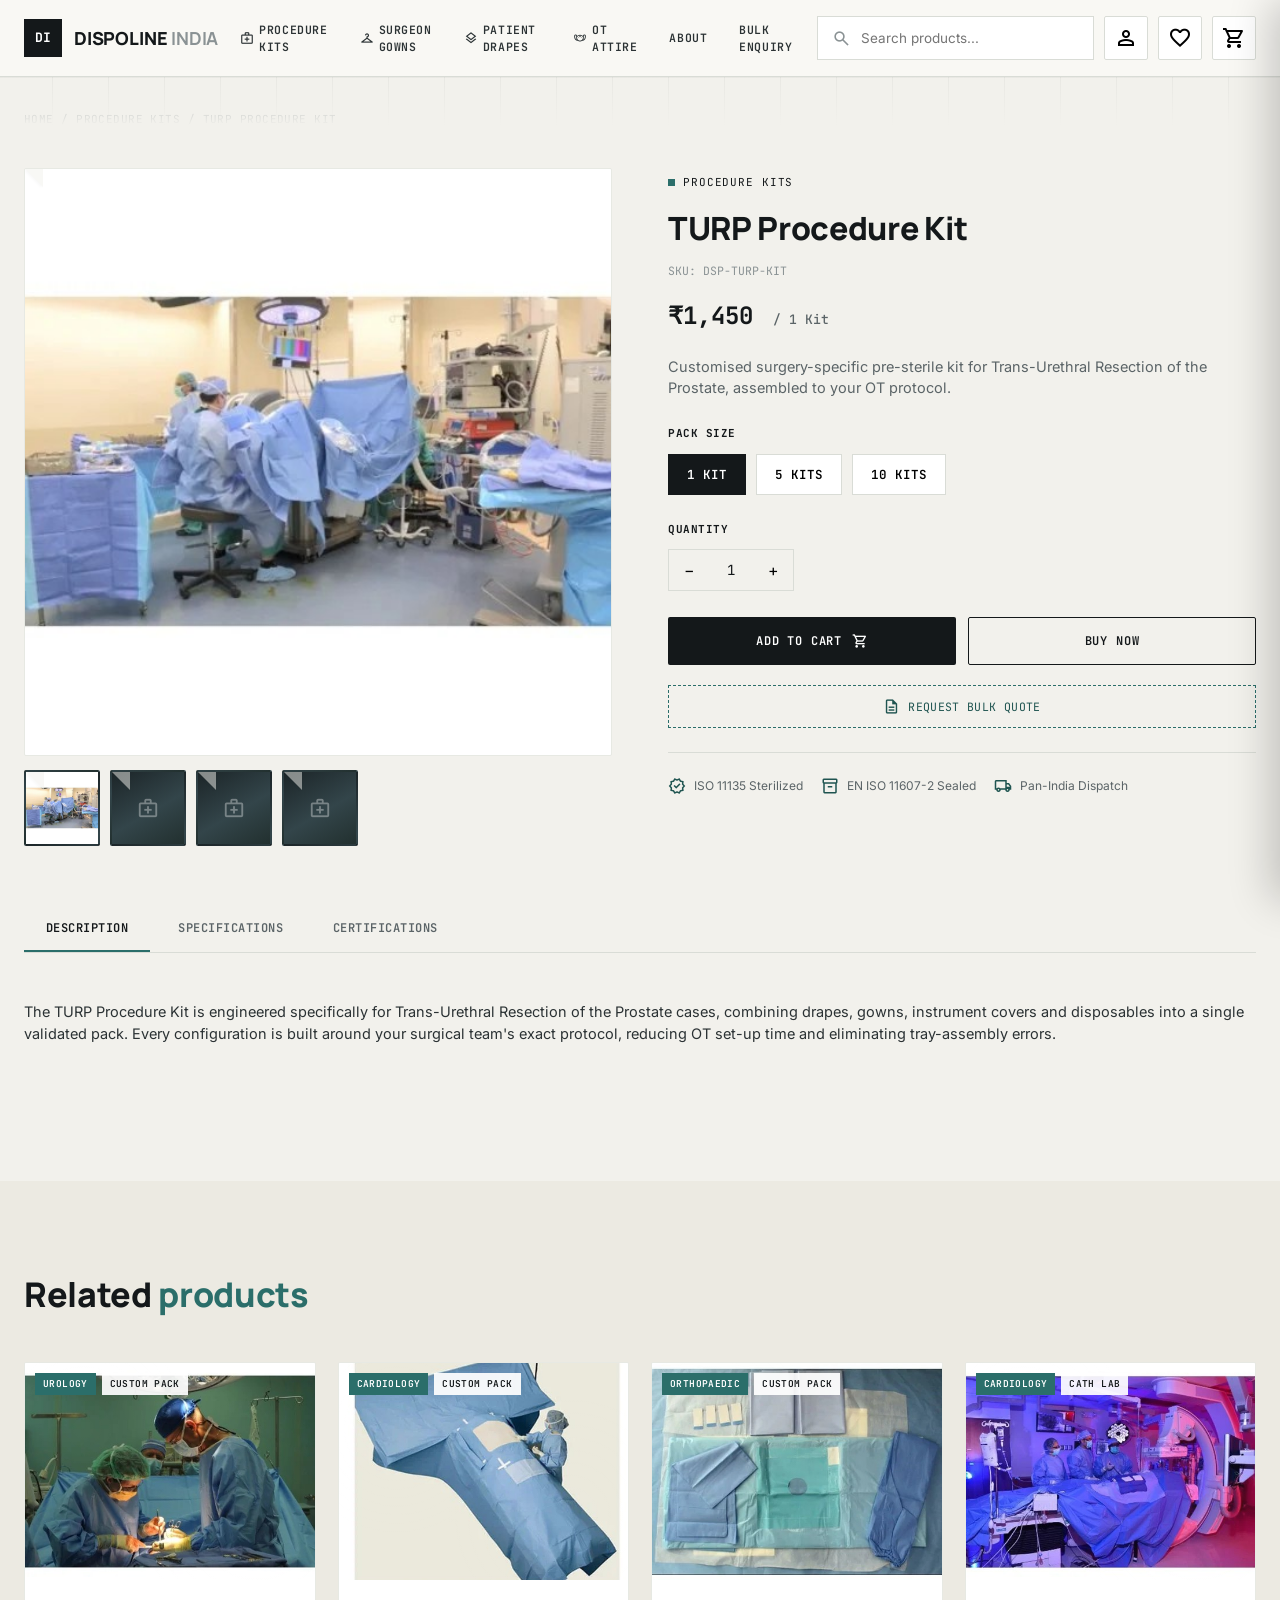
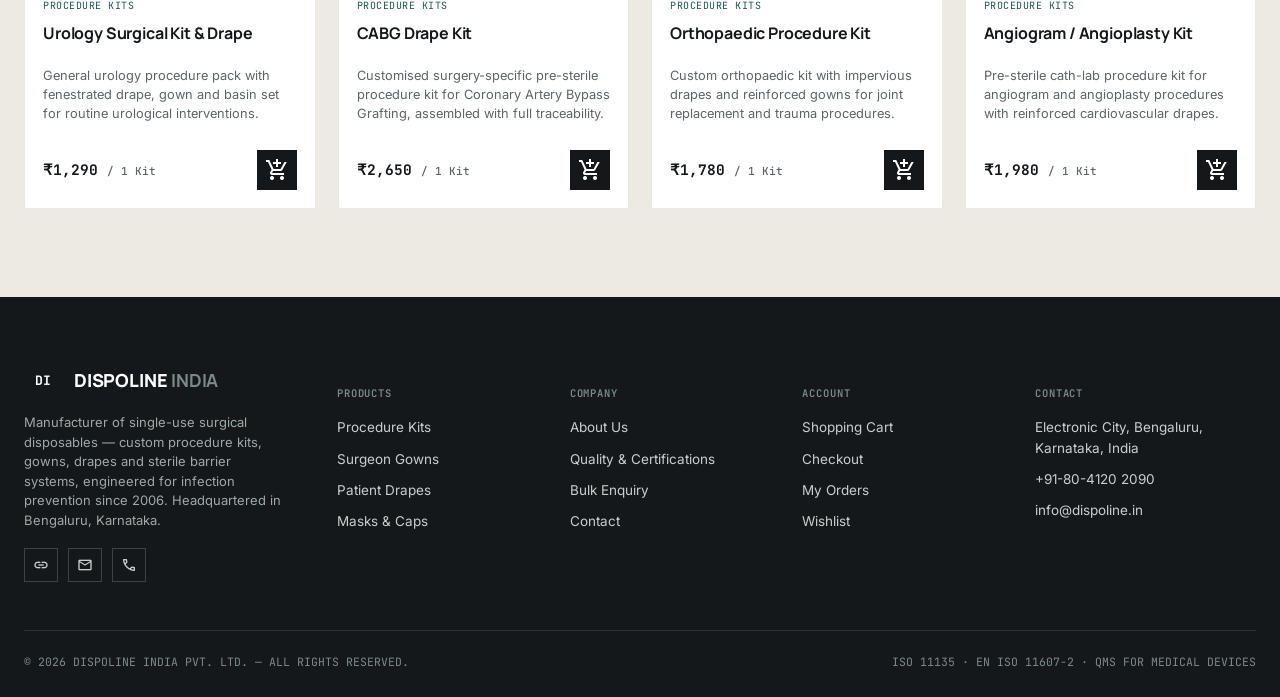
<file: product.html>
<!DOCTYPE html>
<html lang="en">
<head>
<meta charset="utf-8">
<meta name="viewport" content="width=device-width, initial-scale=1.0">
<title>Product | Dispoline India</title>
<link rel="preconnect" href="https://fonts.googleapis.com">
<link rel="preconnect" href="https://fonts.gstatic.com" crossorigin>
<link rel="stylesheet" href="assets/css/style.css">
</head>
<body>

<header class="site-header">
  <div class="wrap header-row">
    <a href="index.html" class="brand">
      <div class="brand-mark">DI</div>
      <div class="brand-name">DISPOLINE <span>INDIA</span></div>
    </a>

    <ul class="main-nav">
      <li>
        <a href="category.html?cat=kits" class="nav-link"><span class="material-symbols-outlined care">medical_services</span> Procedure Kits</a>
        <div class="mega">
          <a class="mega-item" href="product.html?id=turp-kit"><span class="m-ico material-symbols-outlined">medical_services</span><div><h5>TURP Kit</h5><p>Urology procedure kit</p></div></a>
          <a class="mega-item" href="product.html?id=urology-pack"><span class="m-ico material-symbols-outlined">medical_services</span><div><h5>Urology Pack</h5><p>General urology procedures</p></div></a>
          <a class="mega-item" href="product.html?id=cabg-kit"><span class="m-ico material-symbols-outlined">cardiology</span><div><h5>CABG / Cardiology Kits</h5><p>Coronary bypass procedures</p></div></a>
          <a class="mega-item" href="product.html?id=ortho-kit"><span class="m-ico material-symbols-outlined">orthopedics</span><div><h5>Orthopaedic Kits</h5><p>Joint & trauma procedures</p></div></a>
          <a class="mega-item" href="product.html?id=general-surgery-pack"><span class="m-ico material-symbols-outlined">medical_services</span><div><h5>General Surgery Packs</h5><p>Abdominal & laparotomy</p></div></a>
          <a class="mega-item" href="product.html?id=gynae-kit"><span class="m-ico material-symbols-outlined">medical_services</span><div><h5>Gynaecology Kits</h5><p>Lithotomy & fluid control</p></div></a>
        </div>
      </li>
      <li>
        <a href="category.html?cat=gowns" class="nav-link"><span class="material-symbols-outlined care">checkroom</span> Surgeon Gowns</a>
        <div class="mega">
          <a class="mega-item" href="product.html?id=sms-gown"><span class="m-ico material-symbols-outlined">checkroom</span><div><h5>SMS Gown</h5><p>AAMI Level 3</p></div></a>
          <a class="mega-item" href="product.html?id=smms-gown"><span class="m-ico material-symbols-outlined">checkroom</span><div><h5>SMMS Viral-Barrier</h5><p>AAMI Level 4</p></div></a>
          <a class="mega-item" href="product.html?id=breathable-gown"><span class="m-ico material-symbols-outlined">checkroom</span><div><h5>Breathable Comfort Gown</h5><p>AAMI Level 2</p></div></a>
          <a class="mega-item" href="category.html?cat=gowns"><span class="m-ico material-symbols-outlined">grid_view</span><div><h5>All Surgeon Gowns</h5><p>View full range</p></div></a>
        </div>
      </li>
      <li>
        <a href="category.html?cat=drapes" class="nav-link"><span class="material-symbols-outlined care">layers</span> Patient Drapes</a>
        <div class="mega">
          <a class="mega-item" href="product.html?id=fenestrated-drape"><span class="m-ico material-symbols-outlined">layers</span><div><h5>Fenestrated Drapes</h5><p>Fluid-managing, adhesive edge</p></div></a>
          <a class="mega-item" href="product.html?id=ot-table-cover"><span class="m-ico material-symbols-outlined">layers</span><div><h5>OT Table Covers</h5><p>Impervious, fitted</p></div></a>
          <a class="mega-item" href="product.html?id=instrument-tray-cover"><span class="m-ico material-symbols-outlined">layers</span><div><h5>Instrument Covers</h5><p>Sterile barrier system</p></div></a>
          <a class="mega-item" href="product.html?id=sterilization-wrap"><span class="m-ico material-symbols-outlined">layers</span><div><h5>Sterile Barrier Systems</h5><p>CSSD wrap sheets</p></div></a>
        </div>
      </li>
      <li>
        <a href="category.html?cat=masks" class="nav-link"><span class="material-symbols-outlined care">masks</span> OT Attire</a>
        <div class="mega">
          <a class="mega-item" href="product.html?id=3ply-mask"><span class="m-ico material-symbols-outlined">masks</span><div><h5>3-Ply Face Masks</h5><p>Type IIR, fluid resistant</p></div></a>
          <a class="mega-item" href="product.html?id=surgeon-cap"><span class="m-ico material-symbols-outlined">face</span><div><h5>Bouffant Caps</h5><p>Latex-free, elasticated</p></div></a>
          <a class="mega-item" href="product.html?id=shoe-cover"><span class="m-ico material-symbols-outlined">footprint</span><div><h5>Shoe Covers</h5><p>Anti-skid, fluid resistant</p></div></a>
          <a class="mega-item" href="product.html?id=laminate-apron"><span class="m-ico material-symbols-outlined">layers</span><div><h5>Patient Care Disposables</h5><p>Laminate aprons & more</p></div></a>
        </div>
      </li>
      <li><a href="about.html" class="nav-link">About</a></li>
      <li><a href="contact.html" class="nav-link">Bulk Enquiry</a></li>
    </ul>

    <div class="header-actions">
      <div class="search-box desktop-only">
        <span class="material-symbols-outlined">search</span>
        <input type="text" placeholder="Search products...">
      </div>
      <button class="btn-icon desktop-only" title="Account"><span class="material-symbols-outlined">person</span></button>
      <button class="btn-icon desktop-only" title="Wishlist"><span class="material-symbols-outlined">favorite</span></button>
      <button class="btn-icon js-open-cart" title="Cart" style="position:relative;">
        <span class="material-symbols-outlined">shopping_cart</span>
        <span class="cart-badge js-cart-count">0</span>
      </button>
      <button class="btn-icon burger" title="Menu"><span class="material-symbols-outlined">menu</span></button>
    </div>
  </div>

  <div class="mobile-nav">
    <div class="wrap" style="padding:14px 16px 26px;display:flex;flex-direction:column;gap:2px;">
      <a href="category.html?cat=kits" class="nav-link" style="padding:12px 0;border-bottom:1px solid var(--line-soft);">Procedure Kits</a>
      <a href="category.html?cat=gowns" class="nav-link" style="padding:12px 0;border-bottom:1px solid var(--line-soft);">Surgeon Gowns</a>
      <a href="category.html?cat=drapes" class="nav-link" style="padding:12px 0;border-bottom:1px solid var(--line-soft);">Patient Drapes & Barrier Systems</a>
      <a href="category.html?cat=masks" class="nav-link" style="padding:12px 0;border-bottom:1px solid var(--line-soft);">Masks, Caps & OT Attire</a>
      <a href="about.html" class="nav-link" style="padding:12px 0;border-bottom:1px solid var(--line-soft);">About / Why Us</a>
      <a href="contact.html" class="nav-link" style="padding:12px 0;">Bulk Enquiry / Contact</a>
    </div>
  </div>
</header>

<div class="drawer-overlay"></div>
<div class="drawer">
  <div class="drawer-head">
    <h3>Your Cart</h3>
    <button class="btn-icon js-close-drawer" title="Close"><span class="material-symbols-outlined">close</span></button>
  </div>
  <div class="drawer-body js-drawer-body"></div>
  <div class="drawer-foot">
    <div class="summary-row total" style="margin-bottom:16px;">
      <span>Subtotal</span>
      <span class="val js-drawer-subtotal">₹0</span>
    </div>
    <a href="cart.html" class="btn btn-secondary btn-block" style="margin-bottom:10px;">View Cart</a>
    <a href="checkout.html" class="btn btn-primary btn-block">Checkout <span class="material-symbols-outlined arrow" style="font-size:16px;">arrow_forward</span></a>
  </div>
</div>

<section class="page-head blueprint" style="padding-bottom:0;">
  <div class="wrap">
    <div class="breadcrumb"><a href="index.html">Home</a> / <a href="category.html" class="js-crumb-cat">Catalog</a> / <span class="js-crumb-name">Product</span></div>
  </div>
</section>

<section class="section" style="padding-top:24px;">
  <div class="wrap pd-grid">
    <div>
      <div class="pd-gallery-main fold doc-photo js-main-photo">
        <span class="dp-icon js-main-icon"><span class="material-symbols-outlined">medical_services</span></span>
      </div>
      <div class="pd-thumbs js-thumbs"></div>
    </div>
    <div class="pd-info">
      <div class="eyebrow js-pd-cat"><span class="dot"></span> CATEGORY</div>
      <h1 class="js-pd-name">Product name</h1>
      <div class="pd-sku js-pd-sku">SKU: —</div>
      <div class="pd-price js-pd-price">₹0</div>
      <p class="pd-desc js-pd-desc"></p>

      <div class="pd-block">
        <span class="pd-label">Pack Size</span>
        <div class="pack-options js-pack-options"></div>
      </div>

      <div class="pd-block">
        <span class="pd-label">Quantity</span>
        <div class="qty-row">
          <div class="qty-stepper lg">
            <button class="js-qty-dec" type="button">−</button>
            <span class="js-qty-val">1</span>
            <button class="js-qty-inc" type="button">+</button>
          </div>
        </div>
      </div>

      <div class="pd-ctas">
        <button class="btn btn-primary js-add-cart-detail" type="button">Add to Cart <span class="material-symbols-outlined arrow" style="font-size:16px;">shopping_cart</span></button>
        <button class="btn btn-secondary js-buy-now" type="button">Buy Now</button>
      </div>
      <a href="contact.html" class="bulk-link"><span class="material-symbols-outlined" style="font-size:17px;">description</span> Request Bulk Quote</a>

      <div class="pd-trust">
        <div><span class="material-symbols-outlined">verified</span> ISO 11135 Sterilized</div>
        <div><span class="material-symbols-outlined">inventory_2</span> EN ISO 11607-2 Sealed</div>
        <div><span class="material-symbols-outlined">local_shipping</span> Pan-India Dispatch</div>
      </div>
    </div>
  </div>

  <div class="wrap">
    <div class="tabs-nav">
      <button class="tab-btn active" data-tab="desc">Description</button>
      <button class="tab-btn" data-tab="specs">Specifications</button>
      <button class="tab-btn" data-tab="certs">Certifications</button>
    </div>
    <div class="tab-panel active" id="tab-desc"><p class="js-full-desc"></p></div>
    <div class="tab-panel" id="tab-specs">
      <table class="spec-table"><tbody class="js-spec-body"></tbody></table>
    </div>
    <div class="tab-panel" id="tab-certs">
      <ul class="cert-list">
        <li><span class="material-symbols-outlined">verified</span> Sterilized via Ethylene Oxide, validated per ISO 11135.</li>
        <li><span class="material-symbols-outlined">inventory_2</span> Packaging &amp; seal integrity validated per EN ISO 11607-2.</li>
        <li><span class="material-symbols-outlined">science</span> Cytotoxicity &amp; dermal irritation tested.</li>
        <li><span class="material-symbols-outlined">biotech</span> Batch-wise bio-burden, sterility &amp; ETO residual testing.</li>
        <li><span class="material-symbols-outlined">fact_check</span> Manufactured under a certified Quality Management System for Medical Devices.</li>
      </ul>
    </div>
  </div>
</section>

<section class="section section-off">
  <div class="wrap">
    <div class="section-head">
      <h2>Related <span class="hl">products</span></h2>
    </div>
    <div class="prod-grid js-related-grid"></div>
  </div>
</section>

<footer class="site-footer">
  <div class="wrap">
    <div class="foot-grid">
      <div class="foot-brand">
        <div class="brand" style="margin-bottom:4px;">
          <div class="brand-mark">DI</div>
          <div class="brand-name" style="color:#fff;">DISPOLINE <span style="color:#7d8a87;">INDIA</span></div>
        </div>
        <p>Manufacturer of single-use surgical disposables — custom procedure kits, gowns, drapes and sterile barrier systems, engineered for infection prevention since 2006. Headquartered in Bengaluru, Karnataka.</p>
        <div class="foot-social">
          <a href="#" title="LinkedIn"><span class="material-symbols-outlined" style="font-size:16px;">link</span></a>
          <a href="mailto:info@dispoline.in" title="Email"><span class="material-symbols-outlined" style="font-size:16px;">mail</span></a>
          <a href="tel:+918041202090" title="Call"><span class="material-symbols-outlined" style="font-size:16px;">call</span></a>
        </div>
      </div>
      <div class="foot-col">
        <h6>Products</h6>
        <ul>
          <li><a href="category.html?cat=kits">Procedure Kits</a></li>
          <li><a href="category.html?cat=gowns">Surgeon Gowns</a></li>
          <li><a href="category.html?cat=drapes">Patient Drapes</a></li>
          <li><a href="category.html?cat=masks">Masks & Caps</a></li>
        </ul>
      </div>
      <div class="foot-col">
        <h6>Company</h6>
        <ul>
          <li><a href="about.html">About Us</a></li>
          <li><a href="about.html#quality">Quality & Certifications</a></li>
          <li><a href="contact.html">Bulk Enquiry</a></li>
          <li><a href="contact.html">Contact</a></li>
        </ul>
      </div>
      <div class="foot-col">
        <h6>Account</h6>
        <ul>
          <li><a href="cart.html">Shopping Cart</a></li>
          <li><a href="checkout.html">Checkout</a></li>
          <li><a href="#">My Orders</a></li>
          <li><a href="#">Wishlist</a></li>
        </ul>
      </div>
      <div class="foot-col">
        <h6>Contact</h6>
        <ul>
          <li>Electronic City, Bengaluru,<br>Karnataka, India</li>
          <li><a href="tel:+918041202090">+91-80-4120 2090</a></li>
          <li><a href="mailto:info@dispoline.in">info@dispoline.in</a></li>
        </ul>
      </div>
    </div>
    <div class="foot-bottom">
      <p>© 2026 DISPOLINE INDIA PVT. LTD. — ALL RIGHTS RESERVED.</p>
      <p>ISO 11135 · EN ISO 11607-2 · QMS FOR MEDICAL DEVICES</p>
    </div>
  </div>
</footer>

<script src="assets/js/data.js"></script>
<script src="assets/js/main.js"></script>

<script>
  const params = new URLSearchParams(location.search);
  const product = getProduct(params.get("id")) || DISPOLINE_PRODUCTS[0];
  let selectedPack = product.packs[0];
  let qty = 1;

  document.title = product.name + " | Dispoline India";
  document.querySelector(".js-crumb-cat").textContent = product.catLabel;
  document.querySelector(".js-crumb-cat").href = "category.html?cat=" + product.category;
  document.querySelector(".js-crumb-name").textContent = product.name;
  document.querySelector(".js-pd-cat").innerHTML = '<span class="dot"></span> ' + product.catLabel.toUpperCase();
  document.querySelector(".js-pd-name").textContent = product.name;
  document.querySelector(".js-pd-sku").textContent = "SKU: DSP-" + product.id.toUpperCase();
  document.querySelector(".js-pd-desc").textContent = product.short;
  document.querySelector(".js-full-desc").textContent = product.desc;
  document.querySelector(".js-main-icon .material-symbols-outlined").textContent = product.icon;
  if(product.img){
    const mainEl = document.querySelector(".js-main-photo");
    mainEl.innerHTML = `<img src="${product.img}" alt="${product.name}" style="width:100%;height:100%;object-fit:cover;display:block;">`;
  }

  document.querySelector(".js-thumbs").innerHTML = [1,2,3,4].map((_, i)=>
    product.img && i === 0
      ? `<div class="pd-thumb fold doc-photo" style="overflow:hidden;"><img src="${product.img}" alt="${product.name}" style="width:100%;height:100%;object-fit:cover;"></div>`
      : `<div class="pd-thumb fold doc-photo"><span class="dp-icon" style="position:static;display:flex;height:100%;"><span class="material-symbols-outlined" style="font-size:22px;">${product.icon}</span></span></div>`
  ).join("");

  document.querySelector(".js-spec-body").innerHTML = product.specs.map(s=>
    "<tr><td>" + s[0] + "</td><td>" + s[1] + "</td></tr>"
  ).join("");

  function renderPrice(){
    document.querySelector(".js-pd-price").textContent = formatINR(product.price * qty) + " ";
    const small = document.createElement("small");
    small.style.cssText = "font-weight:500;color:var(--ink-60);font-size:13px;margin-left:6px;";
    small.textContent = "/ " + selectedPack;
    document.querySelector(".js-pd-price").appendChild(small);
  }
  function renderPackOptions(){
    document.querySelector(".js-pack-options").innerHTML = product.packs.map(p=>
      '<button type="button" class="pack-opt' + (p===selectedPack?' active':'') + '" data-pack="' + p + '">' + p + '</button>'
    ).join("");
    document.querySelectorAll(".pack-opt").forEach(btn=>{
      btn.addEventListener("click", ()=>{
        selectedPack = btn.dataset.pack;
        renderPackOptions(); renderPrice();
      });
    });
  }
  renderPackOptions(); renderPrice();

  document.querySelector(".js-qty-inc").addEventListener("click", ()=>{ qty++; document.querySelector(".js-qty-val").textContent = qty; renderPrice(); });
  document.querySelector(".js-qty-dec").addEventListener("click", ()=>{ if(qty>1){ qty--; document.querySelector(".js-qty-val").textContent = qty; renderPrice(); }});

  document.querySelector(".js-add-cart-detail").addEventListener("click", ()=>{
    Cart.add(product.id, selectedPack, qty);
    showToast(product.name + " added to cart");
  });
  document.querySelector(".js-buy-now").addEventListener("click", ()=>{
    Cart.add(product.id, selectedPack, qty);
    location.href = "checkout.html";
  });

  document.querySelectorAll(".tab-btn").forEach(btn=>{
    btn.addEventListener("click", ()=>{
      document.querySelectorAll(".tab-btn").forEach(b=>b.classList.remove("active"));
      document.querySelectorAll(".tab-panel").forEach(p=>p.classList.remove("active"));
      btn.classList.add("active");
      document.getElementById("tab-" + btn.dataset.tab).classList.add("active");
    });
  });

  document.querySelector(".js-related-grid").innerHTML =
    productsByCategory(product.category).filter(p=>p.id!==product.id).slice(0,4).map(renderProductCard).join("");
  bindAddToCartButtons();
</script>
</body>
</html>
</file>
<file: assets/css/style.css>
/* ============================================================
   DISPOLINE INDIA — DESIGN SYSTEM
   Blueprint-grid / folded-corner / mono-badge visual language
   ============================================================ */

@import url('https://fonts.googleapis.com/css2?family=Manrope:wght@500;600;700;800&family=JetBrains+Mono:wght@400;500;600;700&family=Inter:wght@400;500;600;700&family=Material+Symbols+Outlined:opsz,wght,FILL,GRAD@20..48,300..500,0..1,0&display=swap');

:root{
  --charcoal:#14181a;
  --charcoal-soft:#2b3234;
  --ink-60:#5b6467;
  --ink-40:#8a9294;
  --line:#d9dcd6;
  --line-soft:#e7e9e3;
  --off-white:#f2f1ec;
  --off-white-2:#eceae2;
  --paper:#faf9f5;
  --white:#ffffff;
  --teal:#2b6e6a;
  --teal-dark:#1f5450;
  --teal-tint:#e3ede9;
  --teal-tint-2:#d7e6e2;
  --danger:#b5432f;

  --font-head:'Manrope', sans-serif;
  --font-mono:'JetBrains Mono', ui-monospace, monospace;
  --font-body:'Inter', sans-serif;

  --radius-card:14px;
  --shadow-card:0 1px 2px rgba(20,24,26,.04), 0 12px 28px -16px rgba(20,24,26,.18);
  --shadow-pop:0 4px 10px rgba(20,24,26,.06), 0 20px 40px -18px rgba(20,24,26,.22);
  --max:1280px;
}

.material-symbols-outlined{
  font-family:'Material Symbols Outlined';
  font-weight:normal;
  font-style:normal;
  font-size:24px;
  display:inline-block;
  line-height:1;
  text-transform:none;
  letter-spacing:normal;
  word-wrap:normal;
  white-space:nowrap;
  direction:ltr;
  -webkit-font-smoothing:antialiased;
  font-variation-settings:'FILL' 0,'wght' 400,'GRAD' 0,'opsz' 24;
  vertical-align:middle;
}

*,*::before,*::after{box-sizing:border-box;}
html{scroll-behavior:smooth;overflow-x:hidden;}
body{
  margin:0;
  font-family:var(--font-body);
  color:var(--charcoal);
  background:var(--off-white);
  -webkit-font-smoothing:antialiased;
  line-height:1.5;
  overflow-x:hidden;max-width:100vw;
}
img{max-width:100%;display:block;}
a{color:inherit;text-decoration:none;}
ul{margin:0;padding:0;list-style:none;}
button{font-family:inherit;cursor:pointer;}
input,select,textarea{font-family:inherit;}

.wrap{max-width:var(--max);margin:0 auto;padding:0 24px;}
@media (max-width:640px){.wrap{padding:0 16px;}}

.eyebrow{
  display:inline-flex;align-items:center;gap:8px;
  font-family:var(--font-mono);
  font-size:11px;letter-spacing:.08em;text-transform:uppercase;
  color:var(--charcoal);
}
.eyebrow .dot{width:7px;height:7px;background:var(--teal);flex:none;}
.eyebrow.on-dark{color:#dfe6e3;}
.eyebrow.teal{color:var(--teal-dark);}

h1,h2,h3,h4{font-family:var(--font-head);font-weight:800;color:var(--charcoal);margin:0;letter-spacing:-.01em;}
.hl{color:var(--teal);}

/* ---------- Blueprint grid background ---------- */
.blueprint{
  position:relative;
  background-color:var(--off-white);
  background-image:
    linear-gradient(rgba(20,24,26,.045) 1px, transparent 1px),
    linear-gradient(90deg, rgba(20,24,26,.045) 1px, transparent 1px);
  background-size:56px 56px;
  background-position:center top;
}
.blueprint::after{
  content:"";position:absolute;inset:0;
  background:linear-gradient(180deg, rgba(242,241,236,0) 0%, var(--off-white) 96%);
  pointer-events:none;
}
.blueprint-dark{
  background-color:var(--charcoal);
  background-image:
    linear-gradient(rgba(255,255,255,.06) 1px, transparent 1px),
    linear-gradient(90deg, rgba(255,255,255,.06) 1px, transparent 1px);
  background-size:56px 56px;
}

/* ---------- Buttons ---------- */
.btn{
  display:inline-flex;align-items:center;justify-content:center;gap:10px;
  font-family:var(--font-mono);font-size:12px;letter-spacing:.07em;text-transform:uppercase;
  font-weight:600;
  padding:15px 26px;border-radius:2px;border:1px solid transparent;
  white-space:nowrap;transition:transform .15s ease, background .15s ease, border-color .15s ease, color .15s ease;
}
.btn .arrow{transition:transform .15s ease;}
.btn:hover .arrow{transform:translateX(3px);}
.btn-primary{background:var(--charcoal);color:#fff;}
.btn-primary:hover{background:var(--teal-dark);}
.btn-secondary{background:transparent;color:var(--charcoal);border-color:var(--charcoal);}
.btn-secondary:hover{border-color:var(--teal);color:var(--teal-dark);}
.btn-teal{background:var(--teal);color:#fff;}
.btn-teal:hover{background:var(--teal-dark);}
.btn-ghost{background:transparent;color:var(--charcoal);border-color:var(--line);}
.btn-ghost:hover{border-color:var(--charcoal);}
.btn-sm{padding:10px 16px;font-size:11px;}
.btn-block{width:100%;}
.btn:disabled{opacity:.45;cursor:not-allowed;}
.btn-icon{
  width:44px;height:44px;border-radius:2px;border:1px solid var(--line);
  display:inline-flex;align-items:center;justify-content:center;background:var(--white);
  position:relative;
}
.btn-icon:hover{border-color:var(--teal);}

/* ---------- Folded corner card ---------- */
.fold{
  position:relative;
  background:var(--white);
  border:1px solid var(--line-soft);
  border-radius:2px;
}
.fold::before{
  content:"";position:absolute;top:0;right:0;
  width:0;height:0;
  border-style:solid;
  border-width:0 18px 18px 0;
  border-color:transparent var(--off-white) transparent transparent;
  filter:drop-shadow(-1px 1px 1px rgba(0,0,0,.06));
}
.fold-dark{background:var(--charcoal);border-color:#2a3335;}
.fold-dark::before{border-color:transparent var(--charcoal-soft) transparent transparent;}

/* ---------- Header ---------- */
.site-header{
  position:sticky;top:0;z-index:100;
  background:rgba(250,249,245,.92);
  backdrop-filter:blur(10px);
  border-bottom:1px solid var(--line);
}
.header-row{display:flex;align-items:center;justify-content:space-between;height:76px;gap:20px;}
.brand{display:flex;align-items:center;gap:12px;flex:none;}
.brand-mark{
  width:38px;height:38px;background:var(--charcoal);color:#fff;
  display:flex;align-items:center;justify-content:center;
  font-family:var(--font-mono);font-weight:700;font-size:13px;letter-spacing:.02em;
}
.brand-name{font-family:var(--font-head);font-weight:800;font-size:18px;letter-spacing:-.01em;}
.brand-name span{color:var(--ink-40);font-weight:700;}

.main-nav{display:flex;align-items:center;gap:28px;flex:1;justify-content:center;}
.main-nav>li{position:relative;}
.nav-link{
  font-family:var(--font-mono);font-size:11.5px;letter-spacing:.05em;text-transform:uppercase;
  font-weight:600;color:var(--charcoal-soft);
  display:flex;align-items:center;gap:5px;padding:8px 2px;
}
.nav-link:hover{color:var(--teal-dark);}
.nav-link .care{font-size:14px;}

.mega{
  position:absolute;top:calc(100% + 14px);left:50%;transform:translateX(-50%);
  width:640px;max-width:80vw;background:var(--white);border:1px solid var(--line);
  box-shadow:var(--shadow-pop);
  padding:26px;display:none;grid-template-columns:1fr 1fr;gap:6px 24px;
  z-index:50;
}
.main-nav>li:hover .mega{display:grid;}
.mega-item{display:flex;gap:12px;padding:10px 8px;border-radius:2px;}
.mega-item:hover{background:var(--off-white-2);}
.mega-item .m-ico{
  width:36px;height:36px;flex:none;background:var(--teal-tint);color:var(--teal-dark);
  display:flex;align-items:center;justify-content:center;
}
.mega-item h5{font-family:var(--font-head);font-size:14.5px;font-weight:700;margin-bottom:2px;}
.mega-item p{margin:0;font-size:12.5px;color:var(--ink-60);}

.header-actions{display:flex;align-items:center;gap:10px;flex:none;}
.search-box{
  display:flex;align-items:center;gap:8px;background:var(--white);
  border:1px solid var(--line);padding:0 14px;height:44px;min-width:220px;
}
.search-box input{border:none;outline:none;background:transparent;font-size:13.5px;width:100%;color:var(--charcoal);}
.search-box .material-symbols-outlined{font-size:19px;color:var(--ink-40);}

.cart-badge{
  position:absolute;top:-6px;right:-6px;background:var(--teal);color:#fff;
  font-family:var(--font-mono);font-size:10px;font-weight:700;
  width:17px;height:17px;border-radius:50%;display:flex;align-items:center;justify-content:center;
}
.burger{display:none;}

.mobile-nav{display:none;background:var(--white);border-top:1px solid var(--line);}
.mobile-nav.open{display:block;}

@media (max-width:980px){
  .search-box{display:none;}
  .main-nav{display:none;}
  .burger{display:flex;}
}

/* ---------- Mini cart drawer ---------- */
.drawer-overlay{
  position:fixed;inset:0;background:rgba(20,24,26,.45);z-index:200;
  opacity:0;pointer-events:none;transition:opacity .25s ease;
}
.drawer-overlay.open{opacity:1;pointer-events:auto;}
.drawer{
  position:fixed;top:0;right:0;height:100%;width:420px;max-width:92vw;
  background:var(--paper);z-index:201;
  transform:translateX(100%);transition:transform .3s ease;
  display:flex;flex-direction:column;
  box-shadow:-10px 0 40px rgba(0,0,0,.2);
}
.drawer.open{transform:translateX(0);}
.drawer-head{display:flex;align-items:center;justify-content:space-between;padding:22px 22px 16px;border-bottom:1px solid var(--line);}
.drawer-head h3{font-size:18px;}
.drawer-body{flex:1;overflow-y:auto;padding:16px 22px;}
.drawer-foot{padding:18px 22px 22px;border-top:1px solid var(--line);background:var(--white);}

.mini-item{display:flex;gap:12px;padding:14px 0;border-bottom:1px solid var(--line-soft);}
.mini-item img{width:64px;height:64px;object-fit:cover;background:var(--off-white-2);flex:none;}
.mini-item .mi-name{font-weight:700;font-size:13.5px;margin-bottom:2px;}
.mini-item .mi-meta{font-family:var(--font-mono);font-size:10.5px;color:var(--ink-60);text-transform:uppercase;letter-spacing:.03em;}
.mini-item .mi-row{display:flex;align-items:center;justify-content:space-between;margin-top:8px;}
.qty-stepper{display:flex;align-items:center;border:1px solid var(--line);}
.qty-stepper button{width:26px;height:26px;background:var(--off-white);border:none;font-size:14px;}
.qty-stepper span{width:30px;text-align:center;font-family:var(--font-mono);font-size:12px;}
.mi-remove{font-size:11px;color:var(--ink-40);font-family:var(--font-mono);text-decoration:underline;background:none;border:none;}
.empty-note{color:var(--ink-60);font-size:13.5px;padding:30px 0;text-align:center;}

/* ---------- Hero ---------- */
.hero{padding:64px 0 90px;}
.hero-grid{display:grid;grid-template-columns:1.05fr .95fr;gap:56px;align-items:center;}
.hero-badge{margin-bottom:22px;}
.hero h1{font-size:52px;line-height:1.08;margin-bottom:22px;}
.hero p.lead{font-size:16.5px;color:var(--ink-60);max-width:520px;margin-bottom:32px;}
.hero-ctas{display:flex;gap:14px;flex-wrap:wrap;}
.hero-media{position:relative;z-index:1;}
.photo-tile{
  position:relative;aspect-ratio:4/5;overflow:hidden;background:linear-gradient(160deg,#243033,#3c4a4d);
}
.photo-tile.hero-photo{background:#1c2528;aspect-ratio:4/5;}
.photo-tile.wide{aspect-ratio:16/10;}
.photo-tile .caption-strip{
  position:absolute;bottom:0;left:0;right:0;padding:14px 18px;
  background:linear-gradient(0deg, rgba(10,14,15,.72), transparent);
  color:#fff;font-family:var(--font-mono);font-size:10.5px;letter-spacing:.06em;text-transform:uppercase;
}
.floating-badge{
  position:absolute;background:var(--white);padding:16px 18px;width:200px;
  box-shadow:var(--shadow-pop);z-index:2;
}
.hero-fb-left{top:24px;left:-24px;}
.hero-fb-right{bottom:24px;right:-24px;}
.floating-badge .fb-ico{color:var(--teal-dark);font-size:22px;margin-bottom:8px;display:block;}
.floating-badge b{display:block;font-family:var(--font-head);font-size:14.5px;font-weight:800;margin-bottom:2px;}
.floating-badge span:not(.fb-ico):not(.material-symbols-outlined){font-size:12px;color:var(--ink-60);}

@media (max-width:900px){
  .hero-grid{grid-template-columns:1fr;}
  .hero h1{font-size:36px;}
  .photo-tile.hero-photo{aspect-ratio:4/3;}
  .hero-fb-left,.hero-fb-right{display:none;}
}

/* ---------- Trust strip ---------- */
.trust-strip{background:var(--charcoal);padding:26px 0;}
.trust-row{display:flex;justify-content:space-between;gap:20px;flex-wrap:wrap;}
.trust-item{display:flex;align-items:center;gap:10px;color:#e7e9e3;}
.trust-item .material-symbols-outlined{color:var(--teal);font-size:20px;}
.trust-item span:not(.material-symbols-outlined){font-family:var(--font-mono);font-size:11.5px;letter-spacing:.04em;text-transform:uppercase;}

/* ---------- Section shell ---------- */
.section{padding:88px 0;}
.section.tight{padding:56px 0;}
.section-head{display:flex;justify-content:space-between;align-items:flex-end;gap:30px;margin-bottom:42px;flex-wrap:wrap;}
.section-head h2{font-size:34px;max-width:640px;}
.section-head p{color:var(--ink-60);font-size:15px;max-width:420px;}
.section-off{background:var(--off-white-2);}

/* ---------- Category grid ---------- */
.cat-grid{display:grid;grid-template-columns:repeat(4,1fr);gap:20px;}
.cat-card{padding:30px 24px;transition:transform .2s ease,box-shadow .2s ease;}
.cat-card:hover{transform:translateY(-4px);box-shadow:var(--shadow-pop);}
.cat-card .material-symbols-outlined{font-size:30px;color:var(--teal-dark);margin-bottom:18px;}
.cat-card h5{font-family:var(--font-head);font-weight:700;font-size:16.5px;margin-bottom:8px;}
.cat-card p{font-size:13px;color:var(--ink-60);margin:0;}
@media (max-width:980px){.cat-grid{grid-template-columns:repeat(2,1fr);}}
@media (max-width:560px){.cat-grid{grid-template-columns:1fr;}}

/* ---------- Product grid & cards ---------- */
.prod-grid{display:grid;grid-template-columns:repeat(4,1fr);gap:22px;}
@media (max-width:1080px){.prod-grid{grid-template-columns:repeat(3,1fr);}}
@media (max-width:760px){.prod-grid{grid-template-columns:repeat(2,1fr);}}
@media (max-width:480px){.prod-grid{grid-template-columns:1fr;}}

.prod-card{display:flex;flex-direction:column;overflow:hidden;transition:box-shadow .2s ease, transform .2s ease;}
.prod-card:hover{box-shadow:var(--shadow-pop);transform:translateY(-3px);}
.prod-media{aspect-ratio:4/3;position:relative;overflow:hidden;}
.prod-tags{position:absolute;top:10px;left:10px;display:flex;gap:6px;flex-wrap:wrap;}
.tag{
  font-family:var(--font-mono);font-size:9.5px;letter-spacing:.04em;text-transform:uppercase;
  background:rgba(255,255,255,.92);color:var(--charcoal);padding:4px 8px;font-weight:600;
}
.tag.teal{background:var(--teal);color:#fff;}
.prod-body{padding:18px;display:flex;flex-direction:column;gap:8px;flex:1;}
.prod-cat{font-family:var(--font-mono);font-size:10px;letter-spacing:.05em;text-transform:uppercase;color:var(--teal-dark);}
.prod-body h4{font-size:16px;font-weight:700;}
.prod-desc{font-size:12.8px;color:var(--ink-60);flex:1;}
.prod-foot{display:flex;align-items:center;justify-content:space-between;margin-top:6px;}
.prod-price{font-family:var(--font-mono);font-weight:700;font-size:14.5px;}
.prod-price small{font-weight:500;color:var(--ink-60);font-size:11px;}
.add-btn{
  width:40px;height:40px;background:var(--charcoal);color:#fff;border:none;
  display:flex;align-items:center;justify-content:center;flex:none;transition:background .15s ease;
}
.add-btn:hover{background:var(--teal-dark);}

/* ---------- Photo block placeholder (documentary style) ---------- */
.doc-photo{
  position:relative;background:linear-gradient(150deg,#1c2528,#33454a 55%,#22302f);
  overflow:hidden;
}
.doc-photo::before{
  content:"";position:absolute;inset:0;opacity:.5;
  background-image:radial-gradient(circle at 20% 30%, rgba(255,255,255,.10), transparent 40%),
                    radial-gradient(circle at 80% 70%, rgba(255,255,255,.08), transparent 45%);
}
.doc-photo .dp-icon{position:absolute;inset:0;display:flex;align-items:center;justify-content:center;color:rgba(255,255,255,.35);}
.doc-photo .dp-icon .material-symbols-outlined{font-size:64px;}
.doc-photo .dp-label{
  position:absolute;bottom:14px;left:14px;color:#eef1ee;font-family:var(--font-mono);
  font-size:10px;letter-spacing:.06em;text-transform:uppercase;opacity:.85;
}

/* ---------- Why choose / feature cards ---------- */
.feat-grid{display:grid;grid-template-columns:repeat(4,1fr);gap:20px;}
.feat-card{padding:28px 22px;}
.feat-card .material-symbols-outlined{font-size:26px;color:var(--teal-dark);margin-bottom:16px;}
.feat-card h5{font-size:16px;margin-bottom:8px;}
.feat-card p{font-size:13px;color:var(--ink-60);margin:0;}
@media (max-width:980px){.feat-grid{grid-template-columns:repeat(2,1fr);}}
@media (max-width:520px){.feat-grid{grid-template-columns:1fr;}}

/* ---------- Certifications strip ---------- */
.cert-strip{display:flex;gap:16px;flex-wrap:wrap;justify-content:space-between;}
.cert-chip{
  display:flex;align-items:center;gap:10px;padding:14px 18px;background:var(--white);
  border:1px solid var(--line);flex:1;min-width:210px;
}
.cert-chip .material-symbols-outlined{color:var(--teal-dark);}
.cert-chip span:not(.material-symbols-outlined){font-family:var(--font-mono);font-size:11px;letter-spacing:.03em;text-transform:uppercase;font-weight:600;}

/* ---------- Testimonials ---------- */
.testi-grid{display:grid;grid-template-columns:repeat(3,1fr);gap:20px;}
.testi-card{padding:26px;}
.testi-quote{display:block;font-size:56px;line-height:1;color:var(--teal-dark);margin-bottom:10px;font-family:Georgia,serif;font-weight:700;}
.testi-card p{font-size:14px;color:var(--charcoal-soft);margin-bottom:18px;}
.testi-who{font-family:var(--font-mono);font-size:11px;text-transform:uppercase;letter-spacing:.03em;color:var(--ink-60);}
@media (max-width:900px){.testi-grid{grid-template-columns:1fr;}}

/* ---------- CTA banner ---------- */
.cta-banner{padding:70px 0;color:#fff;position:relative;overflow:hidden;}
.cta-inner{display:flex;justify-content:space-between;align-items:center;gap:30px;flex-wrap:wrap;position:relative;z-index:1;}
.cta-inner h3{color:#fff;font-size:30px;max-width:520px;}
.cta-form{display:flex;gap:0;max-width:400px;width:100%;}
.cta-form input{flex:1;padding:15px 16px;border:1px solid rgba(255,255,255,.25);background:rgba(255,255,255,.06);color:#fff;font-size:13.5px;}
.cta-form input::placeholder{color:rgba(255,255,255,.55);}
.cta-form button{border:1px solid #fff;background:#fff;color:var(--charcoal);padding:0 20px;font-family:var(--font-mono);font-size:11px;text-transform:uppercase;letter-spacing:.06em;font-weight:700;}

/* ---------- Footer ---------- */
.site-footer{background:var(--charcoal);color:#c9cfcd;padding:64px 0 26px;}
.foot-grid{display:grid;grid-template-columns:1.4fr 1fr 1fr 1fr 1.1fr;gap:32px;margin-bottom:48px;}
.foot-brand p{font-size:13px;color:#9fa9a6;margin:14px 0 18px;max-width:260px;}
.foot-social{display:flex;gap:10px;}
.foot-social a{width:34px;height:34px;border:1px solid #3a4345;display:flex;align-items:center;justify-content:center;}
.foot-col h6{font-family:var(--font-mono);font-size:10.5px;letter-spacing:.08em;text-transform:uppercase;color:#7d8a87;margin-bottom:16px;font-weight:600;}
.foot-col li{margin-bottom:11px;font-size:13.5px;}
.foot-col a:hover{color:#fff;}
.foot-bottom{border-top:1px solid #2a3335;padding-top:22px;display:flex;justify-content:space-between;flex-wrap:wrap;gap:10px;}
.foot-bottom p{font-size:11.5px;color:#7d8a87;font-family:var(--font-mono);margin:0;}
@media (max-width:900px){.foot-grid{grid-template-columns:1fr 1fr;}}
@media (max-width:560px){.foot-grid{grid-template-columns:1fr;}}

/* ---------- Breadcrumb / page header ---------- */
.page-head{padding:34px 0 46px;}
.breadcrumb{font-family:var(--font-mono);font-size:11px;letter-spacing:.04em;text-transform:uppercase;color:var(--ink-40);margin-bottom:16px;}
.breadcrumb a:hover{color:var(--teal-dark);}
.page-head h1{font-size:38px;margin-bottom:14px;}
.page-head p{color:var(--ink-60);max-width:640px;font-size:15px;}

/* ---------- Filters / listing layout ---------- */
.listing-layout{display:grid;grid-template-columns:260px 1fr;gap:36px;align-items:start;}
.filters{position:sticky;top:96px;background:var(--white);border:1px solid var(--line);padding:24px;}
.filter-group{border-bottom:1px solid var(--line-soft);padding-bottom:18px;margin-bottom:18px;}
.filter-group:last-child{border-bottom:none;margin-bottom:0;padding-bottom:0;}
.filter-title{font-family:var(--font-mono);font-size:11px;letter-spacing:.05em;text-transform:uppercase;font-weight:700;margin-bottom:12px;display:block;}
.filter-opt{display:flex;align-items:center;gap:9px;font-size:13.5px;margin-bottom:9px;color:var(--charcoal-soft);cursor:pointer;}
.filter-opt input{accent-color:var(--teal);}
.listing-toolbar{display:flex;justify-content:space-between;align-items:center;margin-bottom:22px;flex-wrap:wrap;gap:12px;}
.result-count{font-size:13px;color:var(--ink-60);}
.sort-select{
  border:1px solid var(--line);background:var(--white);padding:10px 14px;font-size:13px;
  font-family:var(--font-mono);text-transform:uppercase;letter-spacing:.03em;
}
@media (max-width:880px){
  .listing-layout{grid-template-columns:1fr;}
  .filters{position:static;}
}

/* ---------- Product detail ---------- */
.pd-grid{display:grid;grid-template-columns:1fr 1fr;gap:56px;}
.pd-gallery-main{aspect-ratio:1/1;margin-bottom:14px;position:relative;overflow:hidden;}
.pd-thumbs{display:flex;gap:10px;}
.pd-thumb{width:76px;height:76px;flex:none;cursor:pointer;border:2px solid transparent;overflow:hidden;}
.pd-thumb.active{border-color:var(--teal);}
.pd-info .eyebrow{margin-bottom:14px;}
.pd-info h1{font-size:32px;margin-bottom:10px;}
.pd-sku{font-family:var(--font-mono);font-size:11.5px;color:var(--ink-40);margin-bottom:18px;}
.pd-price{font-family:var(--font-mono);font-size:24px;font-weight:700;margin-bottom:22px;}
.pd-desc{color:var(--ink-60);font-size:14.5px;margin-bottom:26px;}
.pd-block{margin-bottom:26px;}
.pd-label{font-family:var(--font-mono);font-size:11px;text-transform:uppercase;letter-spacing:.05em;font-weight:700;margin-bottom:12px;display:block;}
.pack-options{display:flex;gap:10px;flex-wrap:wrap;}
.pack-opt{
  border:1px solid var(--line);padding:11px 18px;font-family:var(--font-mono);font-size:12.5px;
  background:var(--white);cursor:pointer;text-transform:uppercase;font-weight:600;
}
.pack-opt.active{border-color:var(--charcoal);background:var(--charcoal);color:#fff;}
.qty-row{display:flex;align-items:center;gap:18px;margin-bottom:24px;}
.qty-stepper.lg button{width:40px;height:40px;font-size:16px;}
.qty-stepper.lg span{width:44px;font-size:14px;}
.pd-ctas{display:flex;gap:12px;margin-bottom:20px;flex-wrap:wrap;}
.pd-ctas .btn{flex:1;min-width:180px;}
.bulk-link{display:flex;align-items:center;gap:8px;font-family:var(--font-mono);font-size:11.5px;text-transform:uppercase;letter-spacing:.03em;color:var(--teal-dark);border:1px dashed var(--teal);padding:12px 16px;justify-content:center;}
.pd-trust{display:flex;gap:18px;flex-wrap:wrap;margin-top:24px;padding-top:24px;border-top:1px solid var(--line);}
.pd-trust div{display:flex;align-items:center;gap:8px;font-size:12px;color:var(--ink-60);}
.pd-trust .material-symbols-outlined{color:var(--teal-dark);font-size:18px;}

.tabs-nav{display:flex;gap:6px;border-bottom:1px solid var(--line);margin:60px 0 0;}
.tab-btn{
  padding:14px 22px;font-family:var(--font-mono);font-size:12px;text-transform:uppercase;letter-spacing:.04em;
  background:none;border:none;color:var(--ink-60);border-bottom:2px solid transparent;font-weight:600;
}
.tab-btn.active{color:var(--charcoal);border-color:var(--teal);}
.tab-panel{display:none;padding:34px 0;font-size:14.5px;color:var(--charcoal-soft);}
.tab-panel.active{display:block;}
.spec-table{width:100%;border-collapse:collapse;}
.spec-table tr{border-bottom:1px solid var(--line-soft);}
.spec-table td{padding:12px 0;font-size:13.5px;}
.spec-table td:first-child{font-family:var(--font-mono);text-transform:uppercase;letter-spacing:.03em;font-size:11.5px;color:var(--ink-60);width:240px;}
.cert-list li{display:flex;gap:10px;margin-bottom:12px;font-size:14px;}
.cert-list .material-symbols-outlined{color:var(--teal-dark);font-size:19px;}

@media (max-width:880px){.pd-grid{grid-template-columns:1fr;gap:32px;}}

/* ---------- Cart page ---------- */
.cart-layout{display:grid;grid-template-columns:1fr 380px;gap:40px;align-items:start;}
.cart-table-head{display:grid;grid-template-columns:2fr 1fr 1fr 1fr;padding:0 0 14px;font-family:var(--font-mono);font-size:10.5px;text-transform:uppercase;letter-spacing:.05em;color:var(--ink-40);border-bottom:1px solid var(--line);}
.cart-row{display:grid;grid-template-columns:2fr 1fr 1fr 1fr;align-items:center;padding:22px 0;border-bottom:1px solid var(--line-soft);gap:10px;}
.cart-prod{display:flex;gap:16px;align-items:center;}
.cart-prod img{width:78px;height:78px;object-fit:cover;background:var(--off-white-2);}
.cart-prod h5{font-size:14.5px;font-weight:700;margin-bottom:4px;}
.cart-prod span{font-family:var(--font-mono);font-size:11px;color:var(--ink-60);text-transform:uppercase;}
.cart-remove{margin-top:8px;background:none;border:none;font-family:var(--font-mono);font-size:11px;text-decoration:underline;color:var(--ink-40);padding:0;}
.cart-price,.cart-total{font-family:var(--font-mono);font-weight:700;font-size:14px;}
.summary-card{background:var(--white);border:1px solid var(--line);padding:26px;position:sticky;top:96px;}
.summary-card h4{font-size:16px;margin-bottom:18px;}
.summary-row{display:flex;justify-content:space-between;font-size:13.5px;margin-bottom:12px;color:var(--charcoal-soft);}
.summary-row.total{font-weight:700;font-size:16px;color:var(--charcoal);border-top:1px solid var(--line);padding-top:14px;margin-top:14px;}
.summary-row .val{font-family:var(--font-mono);}
.bulk-note{font-size:12px;color:var(--ink-60);margin-top:16px;padding:12px;background:var(--teal-tint);border-left:2px solid var(--teal);}
@media (max-width:900px){
  .cart-layout{grid-template-columns:1fr;}
  .cart-table-head{display:none;}
  .cart-row{grid-template-columns:1fr;gap:12px;}
}

/* ---------- Checkout ---------- */
.steps-bar{display:flex;gap:0;margin-bottom:48px;}
.step-pill{
  flex:1;text-align:center;padding:14px 8px;font-family:var(--font-mono);font-size:11px;
  text-transform:uppercase;letter-spacing:.04em;color:var(--ink-40);border-bottom:3px solid var(--line);font-weight:600;
}
.step-pill.active{color:var(--charcoal);border-color:var(--teal);}
.step-pill.done{color:var(--teal-dark);border-color:var(--teal);}
.checkout-layout{display:grid;grid-template-columns:1fr 380px;gap:44px;align-items:start;}
.form-card{background:var(--white);border:1px solid var(--line);padding:32px;}
.form-row{display:grid;grid-template-columns:1fr 1fr;gap:16px;margin-bottom:16px;}
.form-field{display:flex;flex-direction:column;gap:7px;margin-bottom:16px;}
.form-field label{font-family:var(--font-mono);font-size:10.5px;text-transform:uppercase;letter-spacing:.04em;color:var(--ink-60);font-weight:600;}
.form-field input,.form-field select,.form-field textarea{
  border:1px solid var(--line);padding:12px 14px;font-size:14px;background:var(--paper);outline:none;width:100%;box-sizing:border-box;
}
.form-field input:focus,.form-field select:focus,.form-field textarea:focus{border-color:var(--teal);background:#fff;}

@media(max-width:600px){
  .form-card{padding:20px 16px;}
  .form-row{grid-template-columns:1fr;}
}
.pay-option{display:flex;align-items:center;gap:12px;border:1px solid var(--line);padding:16px;margin-bottom:12px;cursor:pointer;}
.pay-option input{accent-color:var(--teal);}
.pay-option.active{border-color:var(--teal);background:var(--teal-tint);}
.pay-option .material-symbols-outlined{color:var(--teal-dark);}
.step-panel{display:none;}
.step-panel.active{display:block;}
.confirm-box{text-align:center;padding:70px 20px;}
.confirm-box .material-symbols-outlined{font-size:64px;color:var(--teal-dark);margin-bottom:20px;}
.confirm-box h2{font-size:30px;margin-bottom:12px;}
.confirm-box p{color:var(--ink-60);margin-bottom:6px;}
.order-id{font-family:var(--font-mono);font-weight:700;color:var(--charcoal);}
@media (max-width:900px){
  .checkout-layout{grid-template-columns:1fr;}
  .form-row{grid-template-columns:1fr;}
}

/* ---------- About page ---------- */
.stat-strip{display:grid;grid-template-columns:repeat(4,1fr);gap:20px;}
.stat-card{padding:30px 20px;text-align:left;}
.stat-num{font-family:var(--font-head);font-size:38px;font-weight:800;color:var(--teal-dark);}
.stat-label{font-family:var(--font-mono);font-size:11px;text-transform:uppercase;letter-spacing:.04em;color:var(--ink-60);margin-top:6px;}
@media (max-width:760px){.stat-strip{grid-template-columns:repeat(2,1fr);}}
.story-grid{display:grid;grid-template-columns:1fr 1fr;gap:56px;align-items:center;}
@media (max-width:880px){.story-grid{grid-template-columns:1fr;}}
.quality-list li{display:flex;gap:14px;margin-bottom:20px;}
.quality-list .material-symbols-outlined{color:var(--teal-dark);flex:none;}
.quality-list b{display:block;margin-bottom:3px;font-size:14.5px;}
.quality-list span{font-size:13px;color:var(--ink-60);}

/* ---------- Contact page ---------- */
.contact-layout{display:grid;grid-template-columns:1fr 1.1fr;gap:48px;align-items:start;}
.contact-info-card{background:var(--charcoal);color:#fff;padding:36px;box-sizing:border-box;width:100%;overflow:hidden;}
.contact-info-card h3{color:#fff;font-size:22px;margin-bottom:22px;}
.contact-row{display:flex;gap:14px;margin-bottom:20px;align-items:flex-start;}
.contact-row .material-symbols-outlined{color:var(--teal);flex-shrink:0;}
.contact-row>div{min-width:0;flex:1;}
.contact-row b{display:block;font-family:var(--font-mono);font-size:10.5px;text-transform:uppercase;letter-spacing:.04em;color:#9fa9a6;margin-bottom:4px;}
.contact-row span:not(.material-symbols-outlined){font-size:14.5px;word-break:break-word;overflow-wrap:break-word;}
.map-placeholder{
  margin:24px 4px 4px;min-height:220px;max-height:280px;aspect-ratio:4/3;background:var(--charcoal-soft);
  position:relative;overflow:hidden;border:1px solid #3a4345;border-radius:8px;
}
@media(min-width:601px){.map-placeholder{aspect-ratio:16/9;max-height:260px;}}
@media(max-width:900px){.contact-layout{grid-template-columns:1fr;}.contact-info-card{padding:22px 18px;}}

/* ---------- Toast ---------- */
.toast{
  position:fixed;bottom:28px;left:50%;transform:translateX(-50%) translateY(20px);
  background:var(--charcoal);color:#fff;padding:14px 22px;font-family:var(--font-mono);font-size:12.5px;
  letter-spacing:.02em;box-shadow:var(--shadow-pop);z-index:300;opacity:0;pointer-events:none;
  transition:all .25s ease;display:flex;align-items:center;gap:10px;
}
.toast.show{opacity:1;transform:translateX(-50%) translateY(0);}
.toast .material-symbols-outlined{color:var(--teal);font-size:18px;}

/* ---------- Utility ---------- */
.text-center{text-align:center;}
.mt-0{margin-top:0;}
.mobile-only{display:none;}
@media (max-width:760px){
  .mobile-only{display:block;}
  .desktop-only{display:none;}
  .section{padding:56px 0;}
  .hero{padding:40px 0 56px;}
}


/* -------- Downloads section -------- */
.download-grid{display:grid;grid-template-columns:repeat(2,1fr);gap:20px;}
.download-card{
  display:flex;flex-direction:column;gap:12px;padding:24px;
  background:var(--white);border:1px solid var(--line);
}
.download-card b{display:block;font-size:15px;margin-bottom:4px;}
.download-card p{font-size:13.5px;color:var(--ink-60);margin:0;}
.download-ico{color:var(--teal-dark);font-size:32px;}
.btn-download{
  display:inline-flex;align-items:center;gap:6px;margin-top:auto;
  background:var(--charcoal);color:#fff;padding:10px 16px;
  font-family:var(--font-mono);font-size:11.5px;letter-spacing:.04em;text-transform:uppercase;
  text-decoration:none;transition:background .2s;
}
.btn-download:hover{background:var(--teal-dark);}
.btn-download-outline{background:transparent;color:var(--charcoal);border:1.5px solid var(--charcoal);}
.btn-download-outline:hover{background:var(--charcoal);color:#fff;}
@media(max-width:600px){.download-grid{grid-template-columns:1fr;}}

/* -------- WhatsApp FAB -------- */
.whatsapp-fab{
  position:fixed;bottom:24px;right:24px;z-index:500;
  width:56px;height:56px;border-radius:50%;
  background:#25D366;color:#fff;
  display:flex;align-items:center;justify-content:center;
  box-shadow:0 4px 20px rgba(37,211,102,.45);
  text-decoration:none;transition:transform .2s, box-shadow .2s;
}
.whatsapp-fab:hover{transform:scale(1.08);box-shadow:0 6px 28px rgba(37,211,102,.55);}


/* -------- Compact download bar (replaces heavy download-card grid) -------- */
.download-bar{
  display:flex;flex-wrap:wrap;align-items:center;gap:12px 16px;
  padding:22px 24px;background:var(--white);border:1px solid var(--line);
}
.download-bar-label{
  display:flex;align-items:center;gap:8px;font-family:var(--font-mono);font-size:12px;
  text-transform:uppercase;letter-spacing:.04em;color:var(--ink-60);flex:none;
  padding-right:16px;border-right:1px solid var(--line);
}
.download-bar-label .material-symbols-outlined{font-size:18px;color:var(--teal-dark);}
.download-link{
  display:inline-flex;align-items:center;gap:8px;font-size:13.5px;font-weight:600;
  color:var(--charcoal);text-decoration:none;padding:8px 14px;border:1px solid var(--line);
  border-radius:20px;transition:border-color .2s,color .2s,background .2s;
}
.download-link .material-symbols-outlined:first-child{font-size:17px;color:var(--teal-dark);}
.download-link .dl-arrow{font-size:14px;color:var(--ink-40);}
.download-link:hover{border-color:var(--teal-dark);background:var(--teal-tint,#eef7f4);color:var(--teal-dark);}
@media(max-width:600px){
  .download-bar{flex-direction:column;align-items:stretch;gap:10px;padding:18px;}
  .download-bar-label{border-right:none;border-bottom:1px solid var(--line);padding:0 0 12px;}
  .download-link{justify-content:space-between;}
}
</file>
